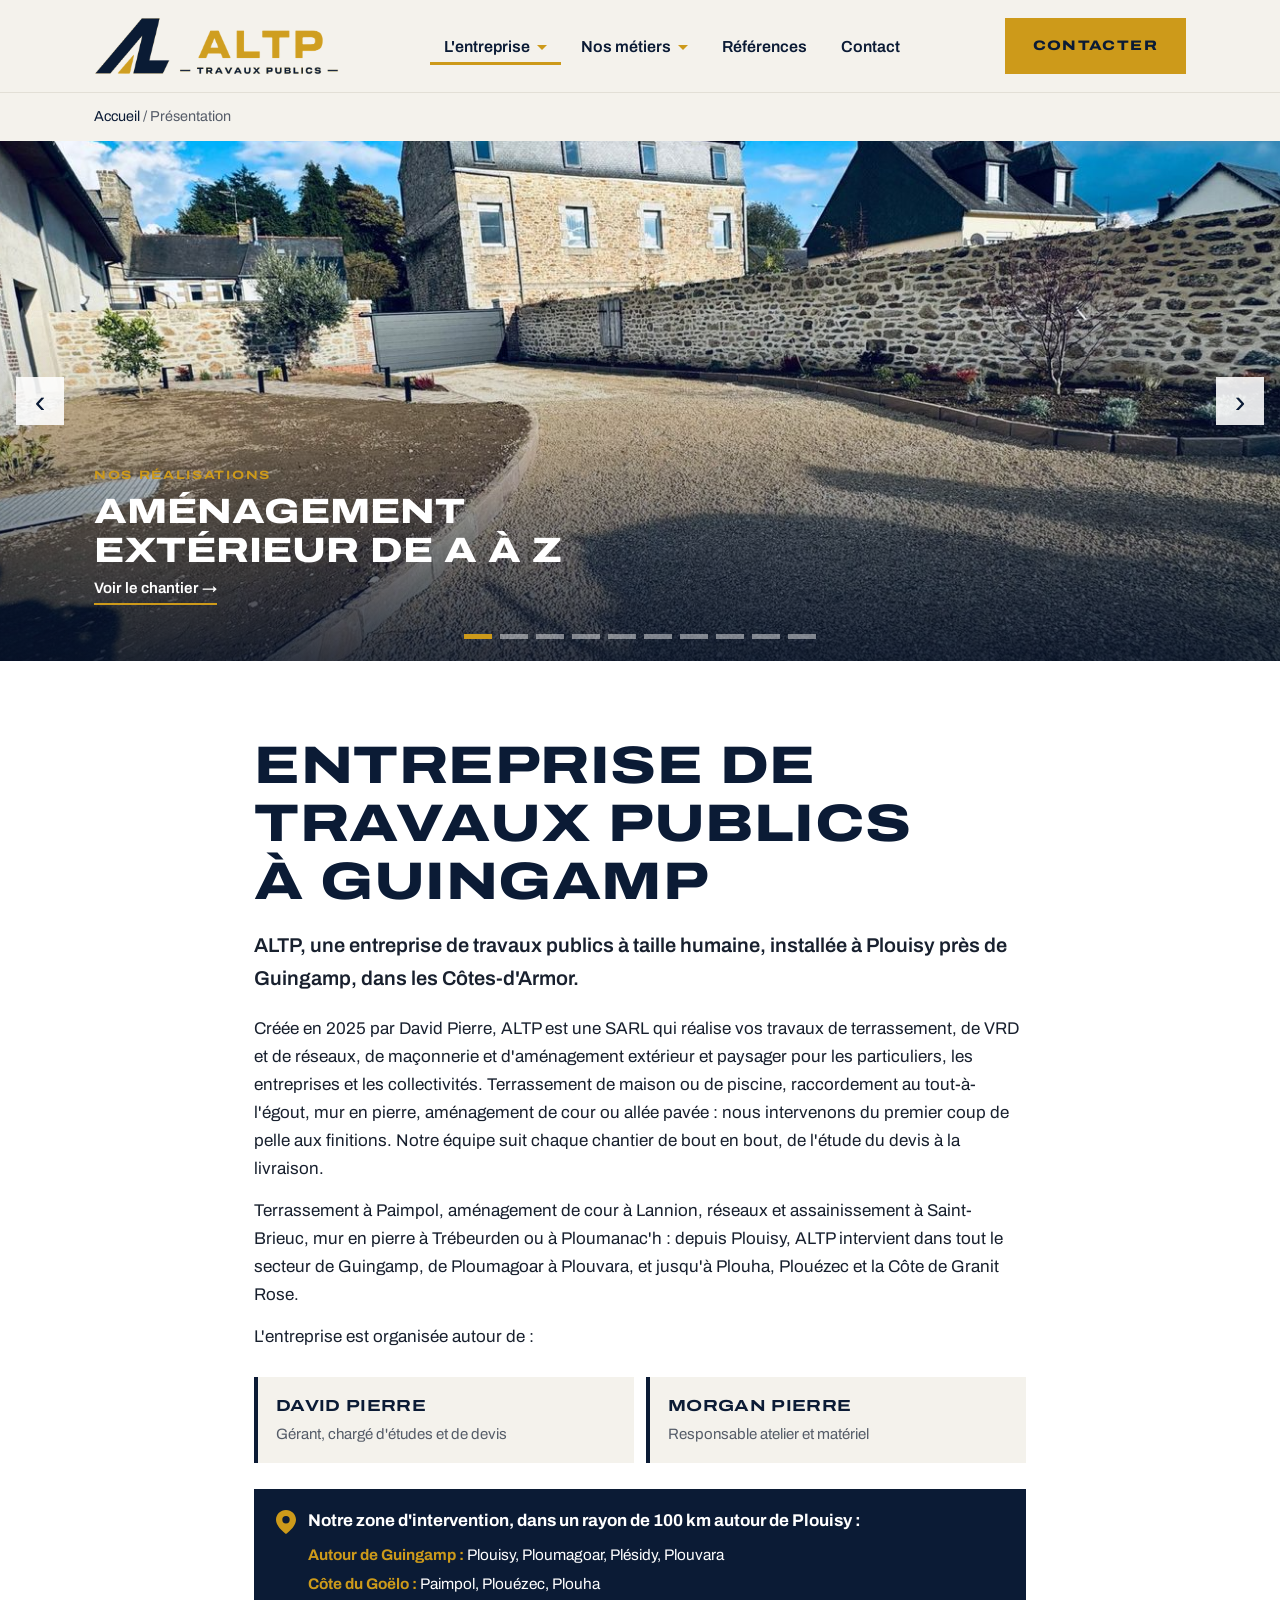
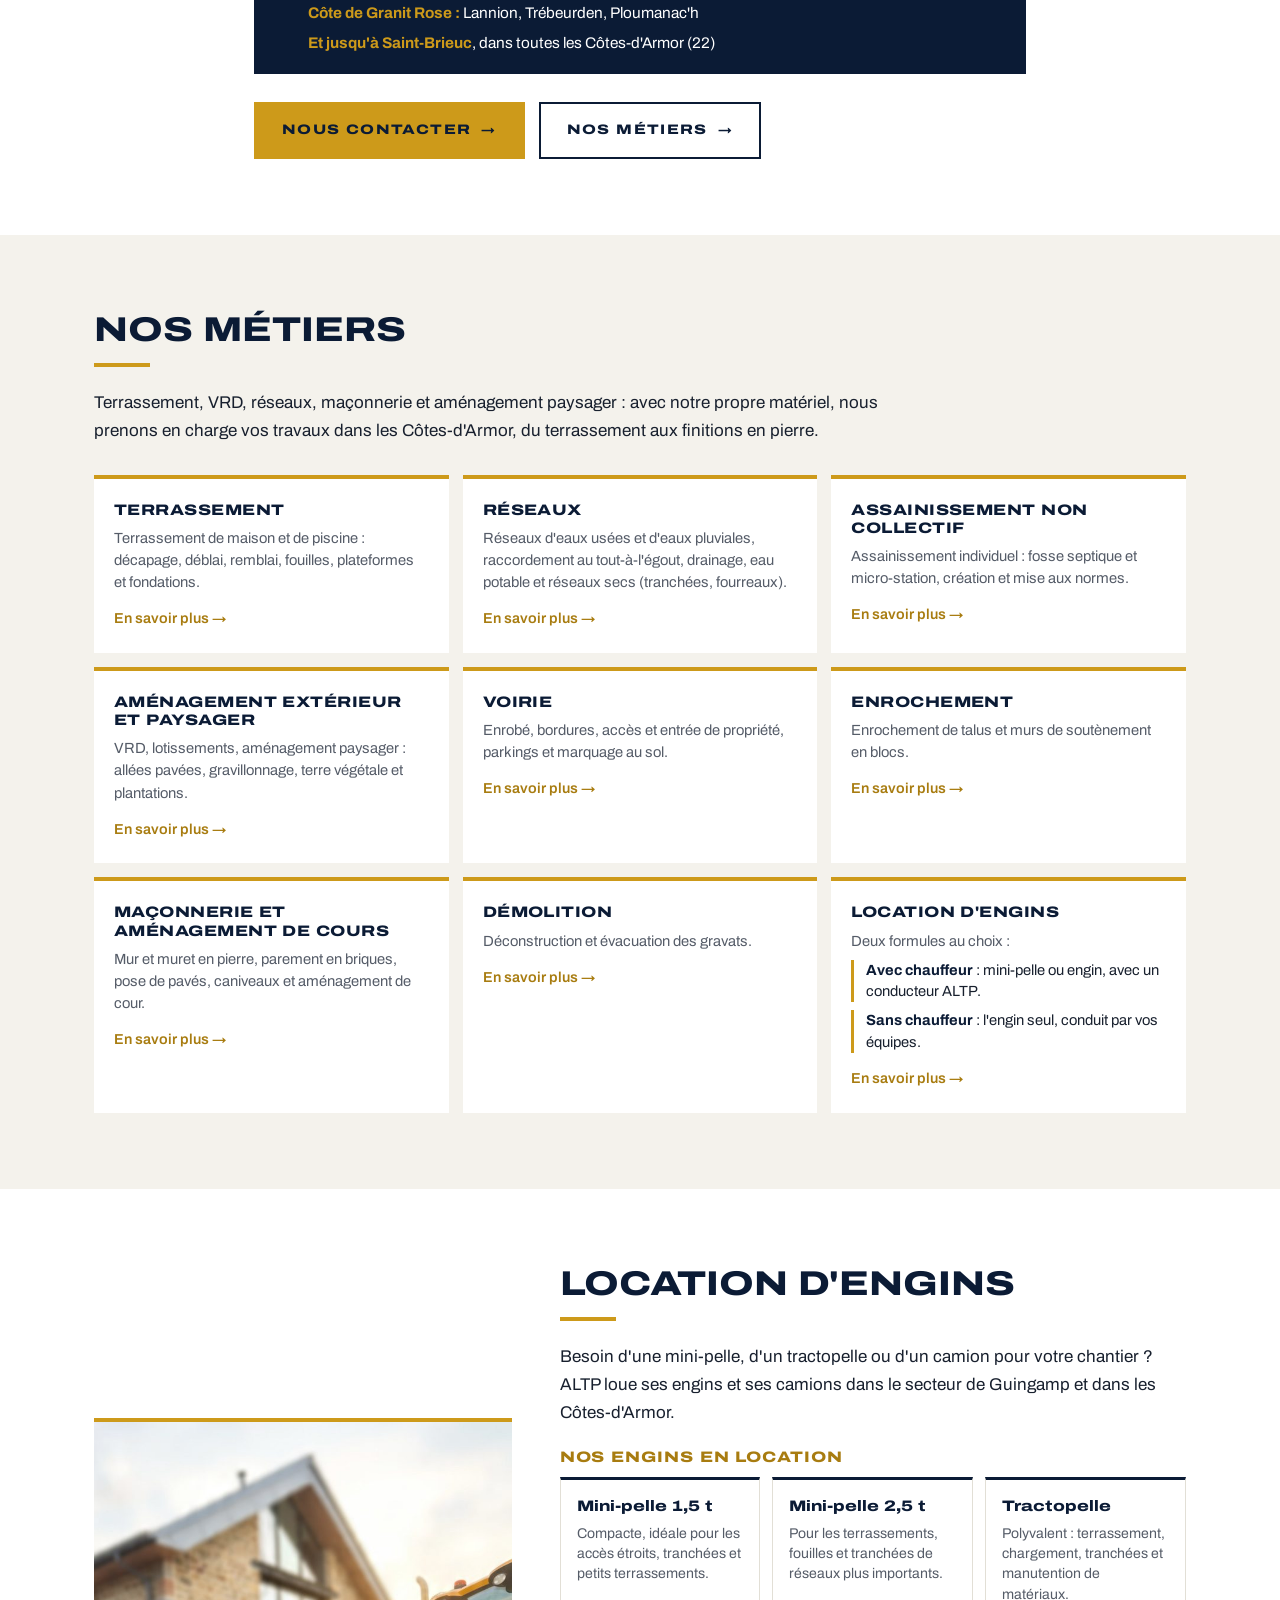
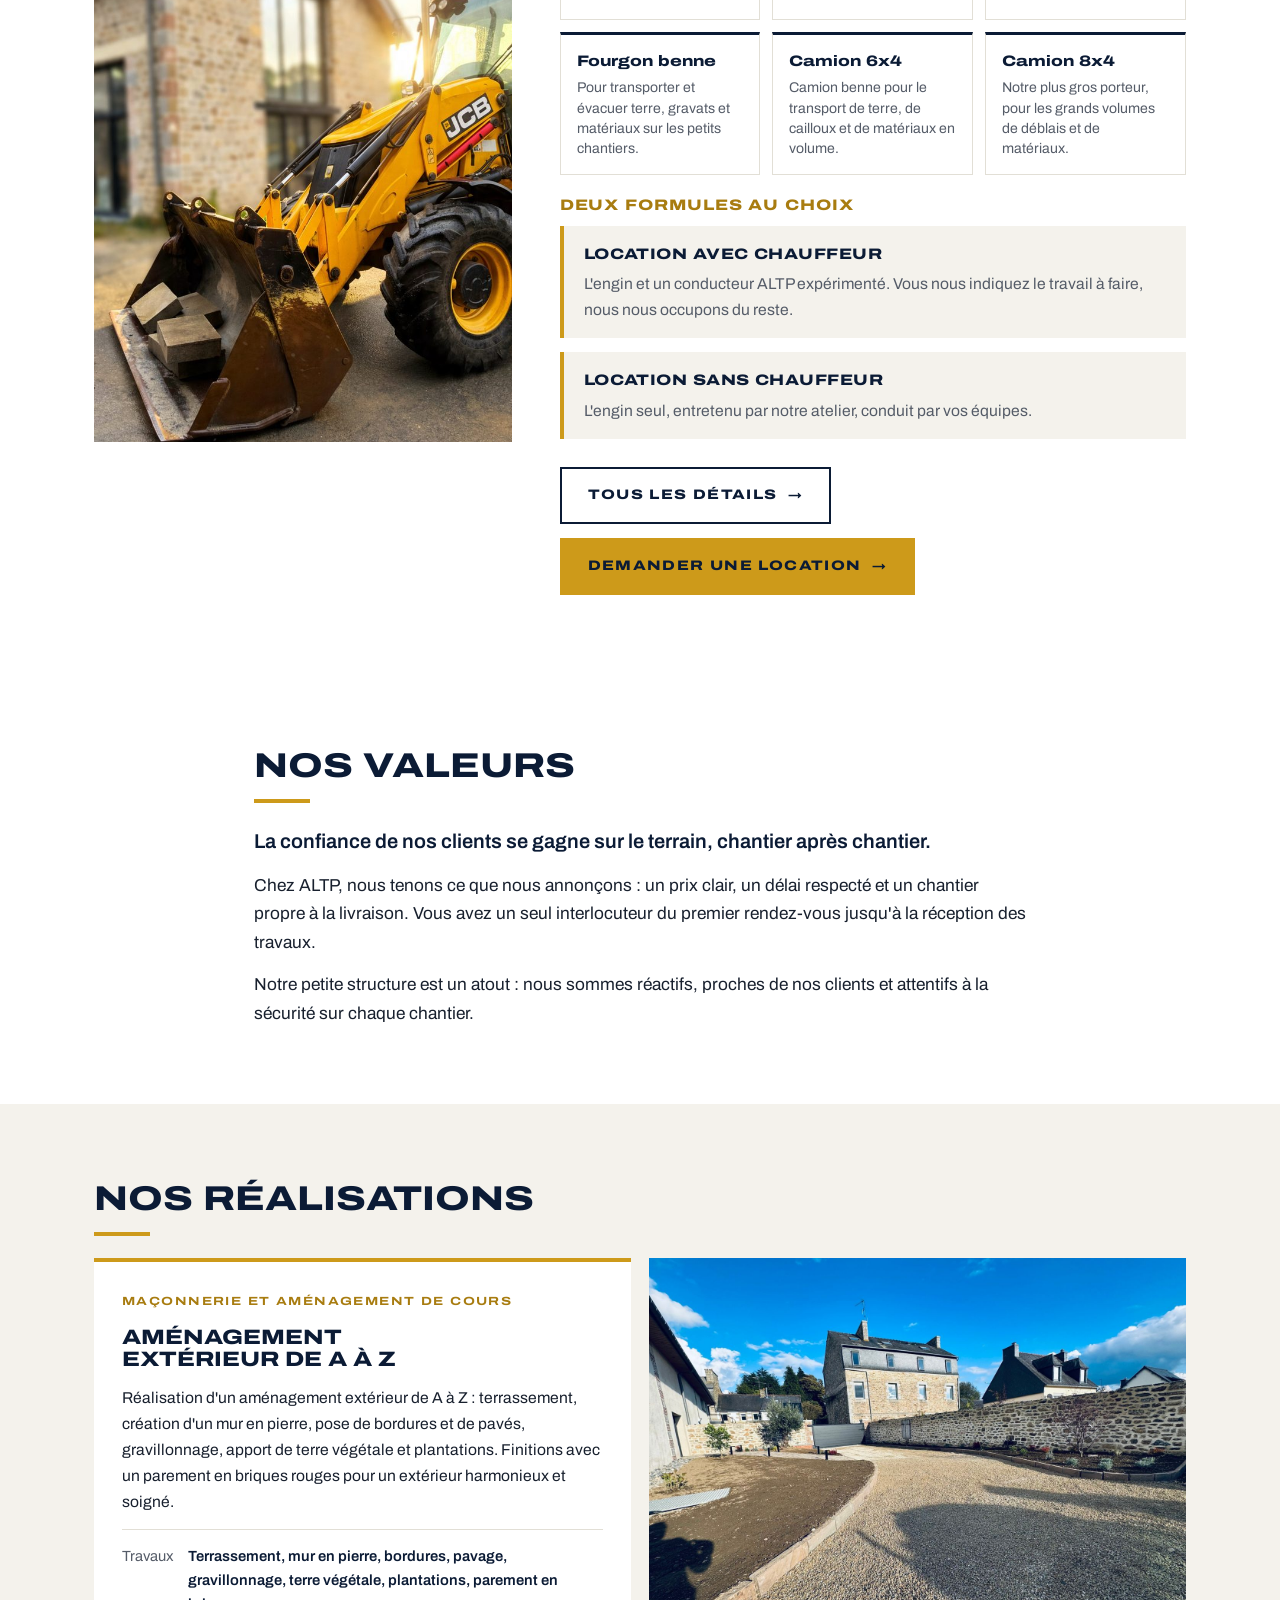
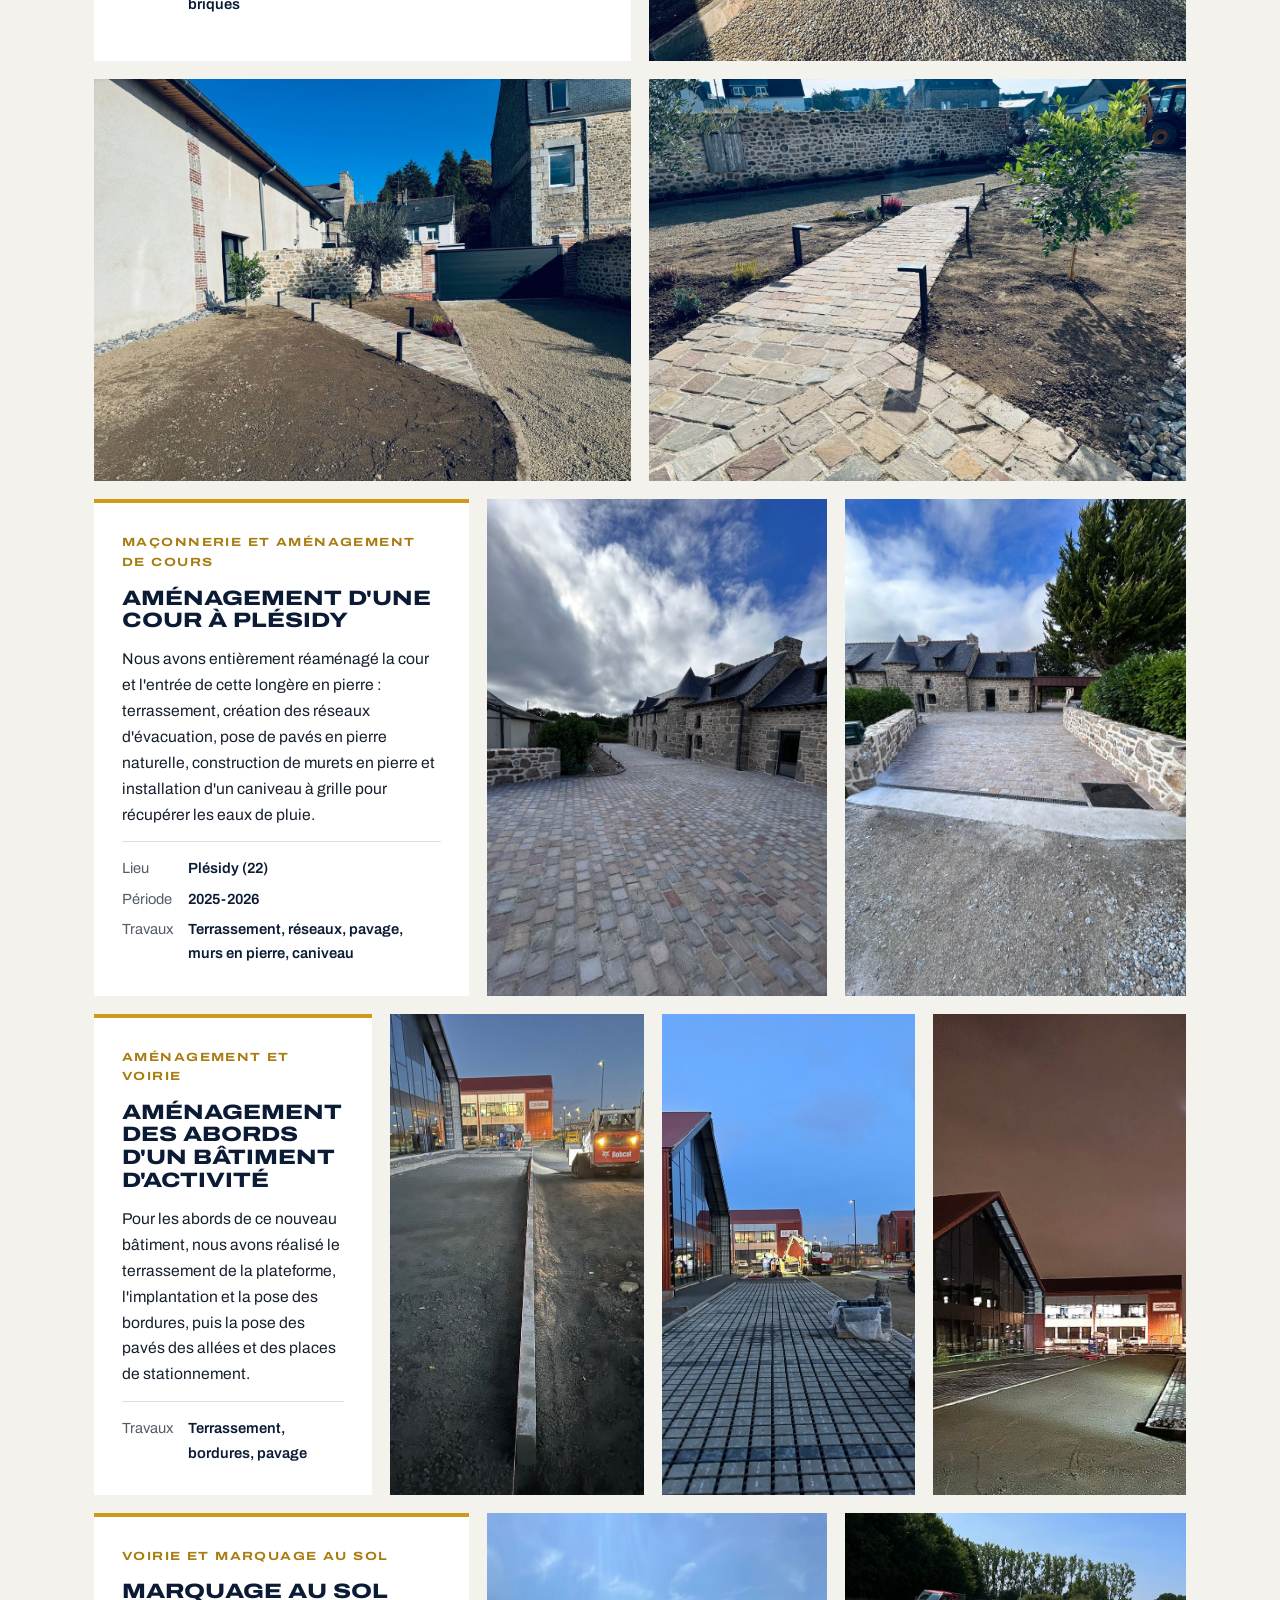
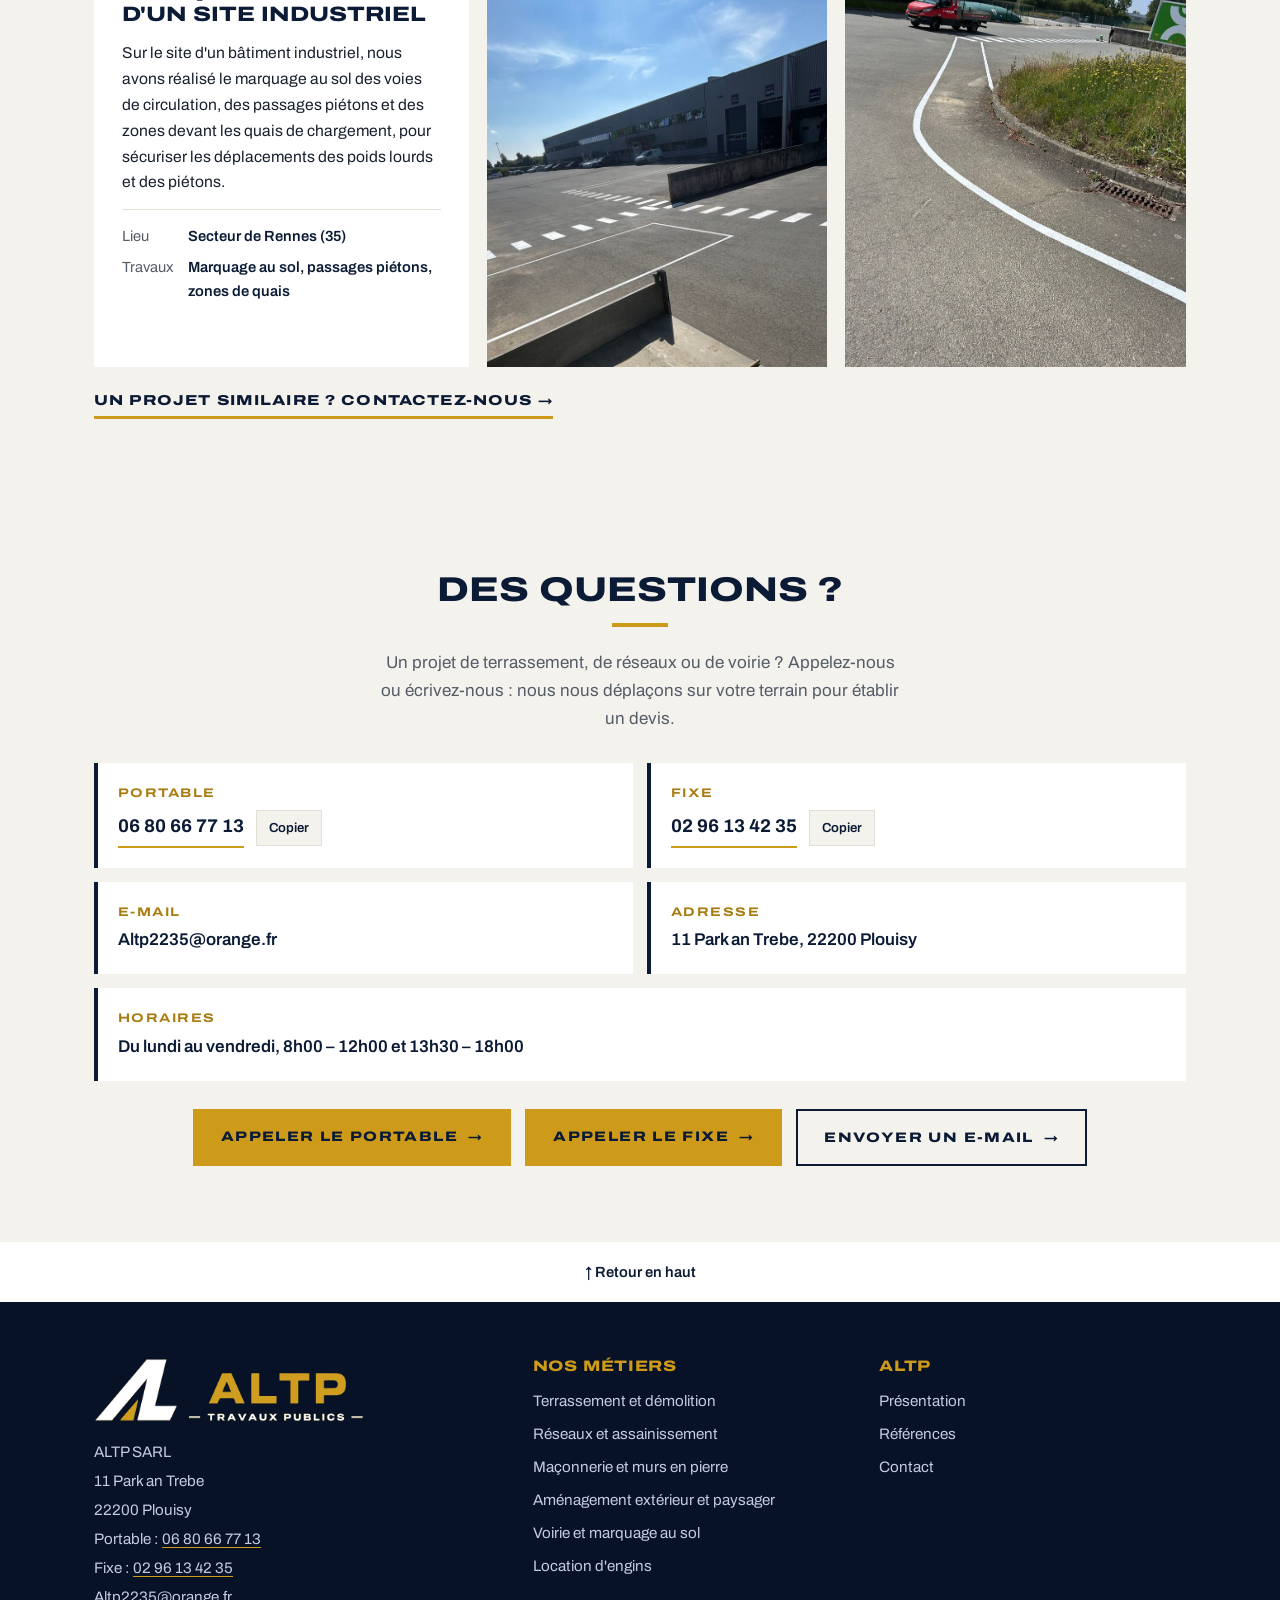
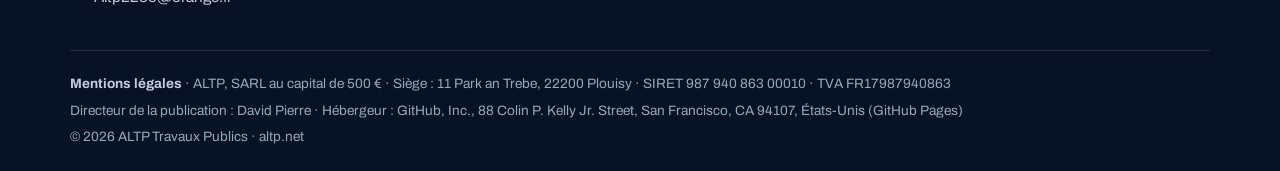
<file: index.html>
<!DOCTYPE html>
<html lang="fr">
<head>
<meta charset="utf-8">
<meta name="viewport" content="width=device-width, initial-scale=1">
<title>ALTP Travaux Publics – Terrassement, VRD, maçonnerie à Guingamp (22)</title>
<meta name="description" content="ALTP, entreprise de travaux publics à Plouisy près de Guingamp (Côtes-d'Armor) : terrassement de maison et de piscine, VRD, réseaux et assainissement, maçonnerie et murs en pierre, aménagement de cour et aménagement paysager, location de mini-pelle avec ou sans chauffeur.">
<link rel="canonical" href="https://altp.net/">
<meta property="og:type" content="website">
<meta property="og:title" content="ALTP Travaux Publics – Terrassement, VRD et maçonnerie à Guingamp (22)">
<meta property="og:description" content="Entreprise de travaux publics dans les Côtes-d'Armor : terrassement, réseaux, maçonnerie, aménagement de cour et aménagement paysager.">
<meta property="og:url" content="https://altp.net/">
<meta property="og:image" content="https://altp.net/exterieur-cour.jpg">
<meta property="og:locale" content="fr_FR">
<link rel="icon" href="/logo.png">
<script type="application/ld+json">
{
  "@context": "https://schema.org",
  "@type": "GeneralContractor",
  "name": "ALTP Travaux Publics",
  "legalName": "ALTP",
  "url": "https://altp.net/",
  "logo": "https://altp.net/logo.png",
  "image": "https://altp.net/plesidy-cour.jpg",
  "telephone": ["+33680667713", "+33296134235"],
  "email": "Altp2235@orange.fr",
  "address": {
    "@type": "PostalAddress",
    "streetAddress": "11 Park an Trebe",
    "postalCode": "22200",
    "addressLocality": "Plouisy",
    "addressRegion": "Bretagne",
    "addressCountry": "FR"
  },
  "description": "Entreprise de travaux publics à Plouisy près de Guingamp : terrassement, VRD, réseaux, assainissement, maçonnerie, aménagement extérieur et paysager, location d'engins.",
  "areaServed": ["Plouisy", "Guingamp", "Plésidy", "Côtes-d'Armor", "Bretagne"],
  "knowsAbout": ["Travaux publics", "Terrassement", "Terrassement de maison", "Terrassement de piscine", "VRD", "Voirie", "Enrobé", "Bordures", "Marquage au sol", "Réseaux eaux usées et eaux pluviales", "Raccordement tout-à-l'égout", "Assainissement non collectif", "Fosse septique", "Micro-station", "Drainage", "Réseaux secs", "Maçonnerie", "Mur en pierre", "Parement en briques", "Enrochement", "Mur de soutènement", "Aménagement de cour", "Aménagement paysager", "Allée pavée", "Gravillonnage", "Démolition", "Location de mini-pelle avec chauffeur", "Location d'engins sans chauffeur", "Location de mini-pelle 1,5 t", "Location de mini-pelle 2,5 t", "Location de fourgon benne", "Location de tractopelle", "Location de camion benne 6x4", "Location de camion 8x4"],
  "openingHoursSpecification": [
    {"@type": "OpeningHoursSpecification", "dayOfWeek": ["Monday","Tuesday","Wednesday","Thursday","Friday"], "opens": "08:00", "closes": "12:00"},
    {"@type": "OpeningHoursSpecification", "dayOfWeek": ["Monday","Tuesday","Wednesday","Thursday","Friday"], "opens": "13:30", "closes": "18:00"}
  ],
  "founder": "David Pierre",
  "foundingDate": "2025",
  "vatID": "FR17987940863"
}
</script>
<link rel="preconnect" href="https://fonts.googleapis.com">
<link rel="preconnect" href="https://fonts.gstatic.com" crossorigin>
<link href="https://fonts.googleapis.com/css2?family=Archivo:wdth,wght@100..125,400..900&display=swap" rel="stylesheet">
<link rel="stylesheet" href="/style.css">
</head>
<body>
<a class="skip" href="#contenu">Aller au contenu</a>
<a class="skip" href="#pied">Aller au pied de page</a>

<header>
  <div class="wrap nav" id="nav">
    <a class="logo" href="#haut"><img src="/logo.png" alt="ALTP Travaux Publics" width="465" height="164"></a>
    <ul class="menu">
      <li class="actif"><button type="button" aria-haspopup="true">L'entreprise</button>
        <ul class="sous">
          <li><a href="#contenu">Présentation</a></li>
          <li><a href="#valeurs">Nos valeurs</a></li>
        </ul>
      </li>
      <li><button type="button" aria-haspopup="true">Nos métiers</button>
        <ul class="sous">
          <li><a href="/terrassement/">Terrassement et démolition</a></li>
          <li><a href="/reseaux-assainissement/">Réseaux et assainissement</a></li>
          <li><a href="/maconnerie/">Maçonnerie et murs en pierre</a></li>
          <li><a href="/amenagement-exterieur/">Aménagement extérieur et paysager</a></li>
          <li><a href="/voirie/">Voirie et marquage au sol</a></li>
          <li><a href="/location-engins/">Location d'engins avec ou sans chauffeur</a></li>
        </ul>
      </li>
      <li><a href="#realisations">Références</a></li>
      <li><a href="#contact">Contact</a></li>
    </ul>
    <a class="btn nav-tel" href="#contact">Contacter</a>
    <button class="burger" type="button" id="burger" aria-expanded="false">Menu</button>
  </div>
</header>

<div class="ariane" id="haut">
  <div class="wrap"><a href="#haut">Accueil</a> / Présentation</div>
</div>

<div class="diapo" id="diapo" aria-roledescription="carrousel" aria-label="Photos de nos chantiers">
    <a class="slide actif" href="#real-exterieur" aria-label="Aménagement extérieur de A à Z : voir la réalisation">
      <img src="/exterieur-cour.jpg" alt="Aménagement de cour gravillonnée et mur en pierre près de Guingamp">
      <span class="legende"><span class="leg-cat">Nos réalisations</span><span class="leg-titre">Aménagement extérieur de A à Z</span><span class="leg-lien">Voir le chantier →</span></span>
    </a>
    <a class="slide" href="#real-exterieur" aria-label="Aménagement extérieur de A à Z : voir la réalisation" aria-hidden="true" tabindex="-1">
      <img src="/exterieur-allee.jpg" alt="Allée pavée en pierre naturelle, aménagement paysager" loading="lazy">
      <span class="legende"><span class="leg-cat">Nos réalisations</span><span class="leg-titre">Aménagement extérieur de A à Z</span><span class="leg-lien">Voir le chantier →</span></span>
    </a>
    <a class="slide" href="#real-exterieur" aria-label="Aménagement extérieur de A à Z : voir la réalisation" aria-hidden="true" tabindex="-1">
      <img src="/exterieur-mur.jpg" alt="Allée pavée et parement en briques rouges, maçonnerie" loading="lazy">
      <span class="legende"><span class="leg-cat">Nos réalisations</span><span class="leg-titre">Aménagement extérieur de A à Z</span><span class="leg-lien">Voir le chantier →</span></span>
    </a>
    <a class="slide" href="#real-plesidy" aria-label="Aménagement d'une cour à Plésidy : voir la réalisation" aria-hidden="true" tabindex="-1">
      <img src="/plesidy-cour.jpg" alt="Aménagement de cour pavée à Plésidy, Côtes-d'Armor" loading="lazy">
      <span class="legende"><span class="leg-cat">Nos réalisations</span><span class="leg-titre">Aménagement d'une cour à Plésidy</span><span class="leg-lien">Voir le chantier →</span></span>
    </a>
    <a class="slide" href="#real-abords" aria-label="Abords d'un bâtiment d'activité : voir la réalisation" aria-hidden="true" tabindex="-1">
      <img src="/zone-paves.jpg" alt="Pose de pavés devant un bâtiment d'activité" loading="lazy">
      <span class="legende"><span class="leg-cat">Nos réalisations</span><span class="leg-titre">Abords d'un bâtiment d'activité</span><span class="leg-lien">Voir le chantier →</span></span>
    </a>
    <a class="slide" href="#real-marquage" aria-label="Marquage au sol d'un site industriel : voir la réalisation" aria-hidden="true" tabindex="-1">
      <img src="/marquage-quais.jpg" alt="Marquages devant des quais de chargement" loading="lazy">
      <span class="legende"><span class="leg-cat">Nos réalisations</span><span class="leg-titre">Marquage au sol d'un site industriel</span><span class="leg-lien">Voir le chantier →</span></span>
    </a>
    <a class="slide" href="#real-plesidy" aria-label="Aménagement d'une cour à Plésidy : voir la réalisation" aria-hidden="true" tabindex="-1">
      <img src="/plesidy-entree.jpg" alt="Entrée pavée entre deux murets en pierre" loading="lazy">
      <span class="legende"><span class="leg-cat">Nos réalisations</span><span class="leg-titre">Aménagement d'une cour à Plésidy</span><span class="leg-lien">Voir le chantier →</span></span>
    </a>
    <a class="slide" href="#real-abords" aria-label="Abords d'un bâtiment d'activité : voir la réalisation" aria-hidden="true" tabindex="-1">
      <img src="/zone-bordures.jpg" alt="Terrassement et pose de bordures, VRD" loading="lazy">
      <span class="legende"><span class="leg-cat">Nos réalisations</span><span class="leg-titre">Abords d'un bâtiment d'activité</span><span class="leg-lien">Voir le chantier →</span></span>
    </a>
    <a class="slide" href="#real-marquage" aria-label="Marquage au sol d'un site industriel : voir la réalisation" aria-hidden="true" tabindex="-1">
      <img src="/marquage-voie.jpg" alt="Ligne de marquage sur une voie de circulation" loading="lazy">
      <span class="legende"><span class="leg-cat">Nos réalisations</span><span class="leg-titre">Marquage au sol d'un site industriel</span><span class="leg-lien">Voir le chantier →</span></span>
    </a>
    <a class="slide" href="#real-abords" aria-label="Abords d'un bâtiment d'activité : voir la réalisation" aria-hidden="true" tabindex="-1">
      <img src="/zone-nuit.jpg" alt="Abords terminés, de nuit" loading="lazy">
      <span class="legende"><span class="leg-cat">Nos réalisations</span><span class="leg-titre">Abords d'un bâtiment d'activité</span><span class="leg-lien">Voir le chantier →</span></span>
    </a>
  <button type="button" class="fleche prec" aria-label="Photo précédente">‹</button>
  <button type="button" class="fleche suiv" aria-label="Photo suivante">›</button>
  <div class="dots"><button type="button" class="dot actif" aria-label="Photo 1"></button><button type="button" class="dot" aria-label="Photo 2"></button><button type="button" class="dot" aria-label="Photo 3"></button><button type="button" class="dot" aria-label="Photo 4"></button><button type="button" class="dot" aria-label="Photo 5"></button><button type="button" class="dot" aria-label="Photo 6"></button><button type="button" class="dot" aria-label="Photo 7"></button><button type="button" class="dot" aria-label="Photo 8"></button><button type="button" class="dot" aria-label="Photo 9"></button><button type="button" class="dot" aria-label="Photo 10"></button></div>
</div>

<main id="contenu">
<section>
  <div class="wrap etroit texte">
    <h1>Entreprise de travaux publics à Guingamp</h1>
    <p class="chapo">ALTP, une entreprise de travaux publics à taille humaine, installée à Plouisy près de Guingamp, dans les Côtes-d'Armor.</p>
    <p>Créée en 2025 par David Pierre, ALTP est une SARL qui réalise vos travaux de terrassement, de VRD et de réseaux, de maçonnerie et d'aménagement extérieur et paysager pour les particuliers, les entreprises et les collectivités. Terrassement de maison ou de piscine, raccordement au tout-à-l'égout, mur en pierre, aménagement de cour ou allée pavée : nous intervenons du premier coup de pelle aux finitions. Notre équipe suit chaque chantier de bout en bout, de l'étude du devis à la livraison.</p>
    <p>Terrassement à Paimpol, aménagement de cour à Lannion, réseaux et assainissement à Saint-Brieuc, mur en pierre à Trébeurden ou à Ploumanac'h : depuis Plouisy, ALTP intervient dans tout le secteur de Guingamp, de Ploumagoar à Plouvara, et jusqu'à Plouha, Plouézec et la Côte de Granit Rose.</p>
    <p>L'entreprise est organisée autour de :</p>
    <ul class="equipe">
      <li><b>David Pierre</b><span>Gérant, chargé d'études et de devis</span></li>
      <li><b>Morgan Pierre</b><span>Responsable atelier et matériel</span></li>
    </ul>
    <div class="zone">
      <svg width="20" height="24" viewBox="0 0 20 24" aria-hidden="true"><path d="M10 0C4.5 0 0 4.4 0 9.8 0 17 10 24 10 24s10-7 10-14.2C20 4.4 15.5 0 10 0zm0 13.5a3.7 3.7 0 1 1 0-7.4 3.7 3.7 0 0 1 0 7.4z" fill="#cd9a1a"/></svg>
      <div class="zone-texte">
        <b>Notre zone d'intervention, dans un rayon de 100 km autour de Plouisy :</b>
        <ul class="secteurs">
          <li><b>Autour de Guingamp :</b> Plouisy, Ploumagoar, Plésidy, Plouvara</li>
          <li><b>Côte du Goëlo :</b> Paimpol, Plouézec, Plouha</li>
          <li><b>Côte de Granit Rose :</b> Lannion, Trébeurden, Ploumanac'h</li>
          <li><b>Et jusqu'à Saint-Brieuc</b>, dans toutes les Côtes-d'Armor (22)</li>
        </ul>
      </div>
    </div>
    <div class="boutons">
      <a class="btn" href="#contact">Nous contacter <span class="fl">→</span></a>
      <a class="btn contour" href="#metiers">Nos métiers <span class="fl">→</span></a>
    </div>
  </div>
</section>

<section class="fond" id="metiers">
  <div class="wrap">
    <div class="etroit texte" style="margin:0">
      <h2>Nos métiers</h2>
      <p>Terrassement, VRD, réseaux, maçonnerie et aménagement paysager : avec notre propre matériel, nous prenons en charge vos travaux dans les Côtes-d'Armor, du terrassement aux finitions en pierre.</p>
    </div>
    <ul class="metiers">
      <li><span class="nom">Terrassement</span><span class="desc">Terrassement de maison et de piscine : décapage, déblai, remblai, fouilles, plateformes et fondations.</span><a class="carte-lien" href="/terrassement/">En savoir plus →</a></li>
      <li><span class="nom">Réseaux</span><span class="desc">Réseaux d'eaux usées et d'eaux pluviales, raccordement au tout-à-l'égout, drainage, eau potable et réseaux secs (tranchées, fourreaux).</span><a class="carte-lien" href="/reseaux-assainissement/">En savoir plus →</a></li>
      <li><span class="nom">Assainissement non collectif</span><span class="desc">Assainissement individuel : fosse septique et micro-station, création et mise aux normes.</span><a class="carte-lien" href="/reseaux-assainissement/">En savoir plus →</a></li>
      <li><span class="nom">Aménagement extérieur et paysager</span><span class="desc">VRD, lotissements, aménagement paysager : allées pavées, gravillonnage, terre végétale et plantations.</span><a class="carte-lien" href="/amenagement-exterieur/">En savoir plus →</a></li>
      <li><span class="nom">Voirie</span><span class="desc">Enrobé, bordures, accès et entrée de propriété, parkings et marquage au sol.</span><a class="carte-lien" href="/voirie/">En savoir plus →</a></li>
      <li><span class="nom">Enrochement</span><span class="desc">Enrochement de talus et murs de soutènement en blocs.</span><a class="carte-lien" href="/maconnerie/">En savoir plus →</a></li>
      <li><span class="nom">Maçonnerie et aménagement de cours</span><span class="desc">Mur et muret en pierre, parement en briques, pose de pavés, caniveaux et aménagement de cour.</span><a class="carte-lien" href="/maconnerie/">En savoir plus →</a></li>
      <li><span class="nom">Démolition</span><span class="desc">Déconstruction et évacuation des gravats.</span><a class="carte-lien" href="/terrassement/">En savoir plus →</a></li>
      <li><span class="nom">Location d'engins</span><span class="desc">Deux formules au choix :</span>
        <span class="formule"><b>Avec chauffeur</b> : mini-pelle ou engin, avec un conducteur ALTP.</span>
        <span class="formule"><b>Sans chauffeur</b> : l'engin seul, conduit par vos équipes.</span>
        <a class="carte-lien" href="/location-engins/">En savoir plus →</a></li>
    </ul>
  </div>
</section>

<section id="location">
  <div class="wrap location">
    <figure class="location-photo"><img src="/location-tractopelle.jpg" alt="Location de tractopelle avec ou sans chauffeur près de Guingamp, Côtes-d'Armor" width="705" height="1200" loading="lazy"></figure>
    <div class="location-texte texte">
      <h2>Location d'engins</h2>
      <p>Besoin d'une mini-pelle, d'un tractopelle ou d'un camion pour votre chantier ? ALTP loue ses engins et ses camions dans le secteur de Guingamp et dans les Côtes-d'Armor.</p>
      <h3 class="engins-titre">Nos engins en location</h3>
      <ul class="engins">
        <li><b>Mini-pelle 1,5 t</b><span>Compacte, idéale pour les accès étroits, tranchées et petits terrassements.</span></li>
        <li><b>Mini-pelle 2,5 t</b><span>Pour les terrassements, fouilles et tranchées de réseaux plus importants.</span></li>
        <li><b>Tractopelle</b><span>Polyvalent : terrassement, chargement, tranchées et manutention de matériaux.</span></li>
        <li><b>Fourgon benne</b><span>Pour transporter et évacuer terre, gravats et matériaux sur les petits chantiers.</span></li>
        <li><b>Camion 6x4</b><span>Camion benne pour le transport de terre, de cailloux et de matériaux en volume.</span></li>
        <li><b>Camion 8x4</b><span>Notre plus gros porteur, pour les grands volumes de déblais et de matériaux.</span></li>
      </ul>
      <h3 class="engins-titre">Deux formules au choix</h3>
      <ul class="formules" style="margin-top:12px">
        <li><b>Location avec chauffeur</b><span>L'engin et un conducteur ALTP expérimenté. Vous nous indiquez le travail à faire, nous nous occupons du reste.</span></li>
        <li><b>Location sans chauffeur</b><span>L'engin seul, entretenu par notre atelier, conduit par vos équipes.</span></li>
      </ul>
      <div class="boutons">
        <a class="btn contour" href="/location-engins/">Tous les détails <span class="fl">→</span></a>
        <a class="btn" href="#contact">Demander une location <span class="fl">→</span></a>
      </div>
    </div>
  </div>
</section>

<section id="valeurs">
  <div class="wrap etroit texte valeurs">
    <h2>Nos valeurs</h2>
    <p>La confiance de nos clients se gagne sur le terrain, chantier après chantier.</p>
    <p>Chez ALTP, nous tenons ce que nous annonçons : un prix clair, un délai respecté et un chantier propre à la livraison. Vous avez un seul interlocuteur du premier rendez-vous jusqu'à la réception des travaux.</p>
    <p>Notre petite structure est un atout : nous sommes réactifs, proches de nos clients et attentifs à la sécurité sur chaque chantier.</p>
  </div>
</section>

<section class="fond" id="realisations">
  <div class="wrap">
    <h2>Nos réalisations</h2>
    <article class="real paysage" id="real-exterieur">
      <div class="real-texte">
        <span class="real-cat">Maçonnerie et aménagement de cours</span>
        <h3>Aménagement extérieur de A à Z</h3>
        <p>Réalisation d'un aménagement extérieur de A à Z : terrassement, création d'un mur en pierre, pose de bordures et de pavés, gravillonnage, apport de terre végétale et plantations. Finitions avec un parement en briques rouges pour un extérieur harmonieux et soigné.</p>
        <dl>
          <dt>Travaux</dt><dd>Terrassement, mur en pierre, bordures, pavage, gravillonnage, terre végétale, plantations, parement en briques</dd>
        </dl>
      </div>
      <figure class="real-photo"><img src="/exterieur-cour.jpg" alt="Aménagement extérieur : cour gravillonnée, mur en pierre et plantations" width="1400" height="1050" loading="lazy"></figure>
      <figure class="real-photo"><img src="/exterieur-mur.jpg" alt="Allée pavée avec bornes lumineuses, maçonnerie en pierre et parement en briques rouges" width="1400" height="1050" loading="lazy"></figure>
      <figure class="real-photo"><img src="/exterieur-allee.jpg" alt="Pose de pavés en pierre naturelle et aménagement paysager" width="1400" height="1050" loading="lazy"></figure>
    </article>
    <article class="real" id="real-plesidy">
      <div class="real-texte">
        <span class="real-cat">Maçonnerie et aménagement de cours</span>
        <h3>Aménagement d'une cour à Plésidy</h3>
        <p>Nous avons entièrement réaménagé la cour et l'entrée de cette longère en pierre : terrassement, création des réseaux d'évacuation, pose de pavés en pierre naturelle, construction de murets en pierre et installation d'un caniveau à grille pour récupérer les eaux de pluie.</p>
        <dl>
          <dt>Lieu</dt><dd>Plésidy (22)</dd>
          <dt>Période</dt><dd>2025-2026</dd>
          <dt>Travaux</dt><dd>Terrassement, réseaux, pavage, murs en pierre, caniveau</dd>
        </dl>
      </div>
      <figure class="real-photo"><img src="/plesidy-cour.jpg" alt="Cour pavée devant une longère en pierre à Plésidy" width="825" height="1100" loading="lazy"></figure>
      <figure class="real-photo"><img src="/plesidy-entree.jpg" alt="Entrée pavée entre deux murets en pierre, avec caniveau à grille, à Plésidy" width="825" height="1100" loading="lazy"></figure>
    </article>
    <article class="real trois" id="real-abords">
      <div class="real-texte">
        <span class="real-cat">Aménagement et voirie</span>
        <h3>Aménagement des abords d'un bâtiment d'activité</h3>
        <p>Pour les abords de ce nouveau bâtiment, nous avons réalisé le terrassement de la plateforme, l'implantation et la pose des bordures, puis la pose des pavés des allées et des places de stationnement.</p>
        <dl>
          <dt>Travaux</dt><dd>Terrassement, bordures, pavage</dd>
        </dl>
      </div>
      <figure class="real-photo"><img src="/zone-bordures.jpg" alt="Terrassement et pose de bordures devant un bâtiment d'activité, avec une chargeuse sur le chantier" width="825" height="1100" loading="lazy"></figure>
      <figure class="real-photo"><img src="/zone-paves.jpg" alt="Pose de pavés devant un bâtiment d'activité, avec une pelle et un compacteur" width="733" height="1100" loading="lazy"></figure>
      <figure class="real-photo"><img src="/zone-nuit.jpg" alt="Abords pavés et voirie terminés devant le bâtiment, de nuit" width="1078" height="1100" loading="lazy"></figure>
    </article>
    <article class="real" id="real-marquage">
      <div class="real-texte">
        <span class="real-cat">Voirie et marquage au sol</span>
        <h3>Marquage au sol d'un site industriel</h3>
        <p>Sur le site d'un bâtiment industriel, nous avons réalisé le marquage au sol des voies de circulation, des passages piétons et des zones devant les quais de chargement, pour sécuriser les déplacements des poids lourds et des piétons.</p>
        <dl>
          <dt>Lieu</dt><dd>Secteur de Rennes (35)</dd>
          <dt>Travaux</dt><dd>Marquage au sol, passages piétons, zones de quais</dd>
        </dl>
      </div>
      <figure class="real-photo"><img src="/marquage-quais.jpg" alt="Passages piétons et zones peintes devant les quais de chargement d'un bâtiment industriel" width="1100" height="958" loading="lazy"></figure>
      <figure class="real-photo"><img src="/marquage-voie.jpg" alt="Ligne blanche de marquage le long d'une voie de circulation sur un site industriel" width="825" height="1100" loading="lazy"></figure>
    </article>
    <a class="lien-suite" href="#contact">Un projet similaire ? Contactez-nous →</a>
  </div>
</section>

<section class="cta" id="contact">
  <div class="wrap">
    <h2>Des questions ?</h2>
    <p>Un projet de terrassement, de réseaux ou de voirie ? Appelez-nous ou écrivez-nous : nous nous déplaçons sur votre terrain pour établir un devis.</p>
    <ul class="coord">
      <li><b>Portable</b><span class="num-ligne"><a class="num-tel" href="tel:+33680667713">06 80 66 77 13</a><button type="button" class="copier" data-copie="06 80 66 77 13" aria-label="Copier le numéro 06 80 66 77 13">Copier</button></span></li>
      <li><b>Fixe</b><span class="num-ligne"><a class="num-tel" href="tel:+33296134235">02 96 13 42 35</a><button type="button" class="copier" data-copie="02 96 13 42 35" aria-label="Copier le numéro 02 96 13 42 35">Copier</button></span></li>
      <li><b>E-mail</b><span>Altp2235@orange.fr</span></li>
      <li><b>Adresse</b><span>11 Park an Trebe, 22200 Plouisy</span></li>
      <li class="large"><b>Horaires</b><span>Du lundi au vendredi, 8h00 – 12h00 et 13h30 – 18h00</span></li>
    </ul>
    <div class="boutons">
      <a class="btn" href="tel:+33680667713">Appeler le portable <span class="fl">→</span></a>
      <a class="btn" href="tel:+33296134235">Appeler le fixe <span class="fl">→</span></a>
      <button type="button" class="btn contour" id="btn-mail" aria-expanded="false" aria-controls="mail-affiche">Envoyer un e-mail <span class="fl">→</span></button>
    </div>
    <p class="mail-affiche" id="mail-affiche" hidden>Écrivez-nous à <strong>Altp2235@orange.fr</strong></p>
  </div>
</section>
<a class="haut" href="#haut">↑ Retour en haut</a>
</main>

<footer id="pied">
  <div class="wrap foot">
    <div>
      <a class="logo" href="#haut"><img src="/logo-blanc.png" alt="ALTP Travaux Publics" width="465" height="164"></a>
      <div class="adresse">
        <span>ALTP SARL</span>
        <span>11 Park an Trebe</span>
        <span>22200 Plouisy</span>
        <span>Portable : <a href="tel:+33680667713">06 80 66 77 13</a></span>
        <span>Fixe : <a href="tel:+33296134235">02 96 13 42 35</a></span>
        <span>Altp2235@orange.fr</span>
      </div>
    </div>
    <div>
      <h3>Nos métiers</h3>
      <ul>
        <li><a href="/terrassement/">Terrassement et démolition</a></li>
        <li><a href="/reseaux-assainissement/">Réseaux et assainissement</a></li>
        <li><a href="/maconnerie/">Maçonnerie et murs en pierre</a></li>
        <li><a href="/amenagement-exterieur/">Aménagement extérieur et paysager</a></li>
        <li><a href="/voirie/">Voirie et marquage au sol</a></li>
        <li><a href="/location-engins/">Location d'engins</a></li>
      </ul>
    </div>
    <div>
      <h3>ALTP</h3>
      <ul>
        <li><a href="#contenu">Présentation</a></li>
        <li><a href="#realisations">Références</a></li>
        <li><a href="#contact">Contact</a></li>
      </ul>
    </div>
  </div>
  <div class="wrap legal-bloc" id="mentions">
    <span><b>Mentions légales</b> · ALTP, SARL au capital de 500 € · Siège : 11 Park an Trebe, 22200 Plouisy · SIRET 987 940 863 00010 · TVA FR17987940863</span>
    <span>Directeur de la publication : David Pierre · Hébergeur : GitHub, Inc., 88 Colin P. Kelly Jr. Street, San Francisco, CA 94107, États-Unis (GitHub Pages)</span>
    <span>© 2026 ALTP Travaux Publics · altp.net</span>
  </div>
</footer>

<script src="/site.js"></script>
</body>
</html>
</file>
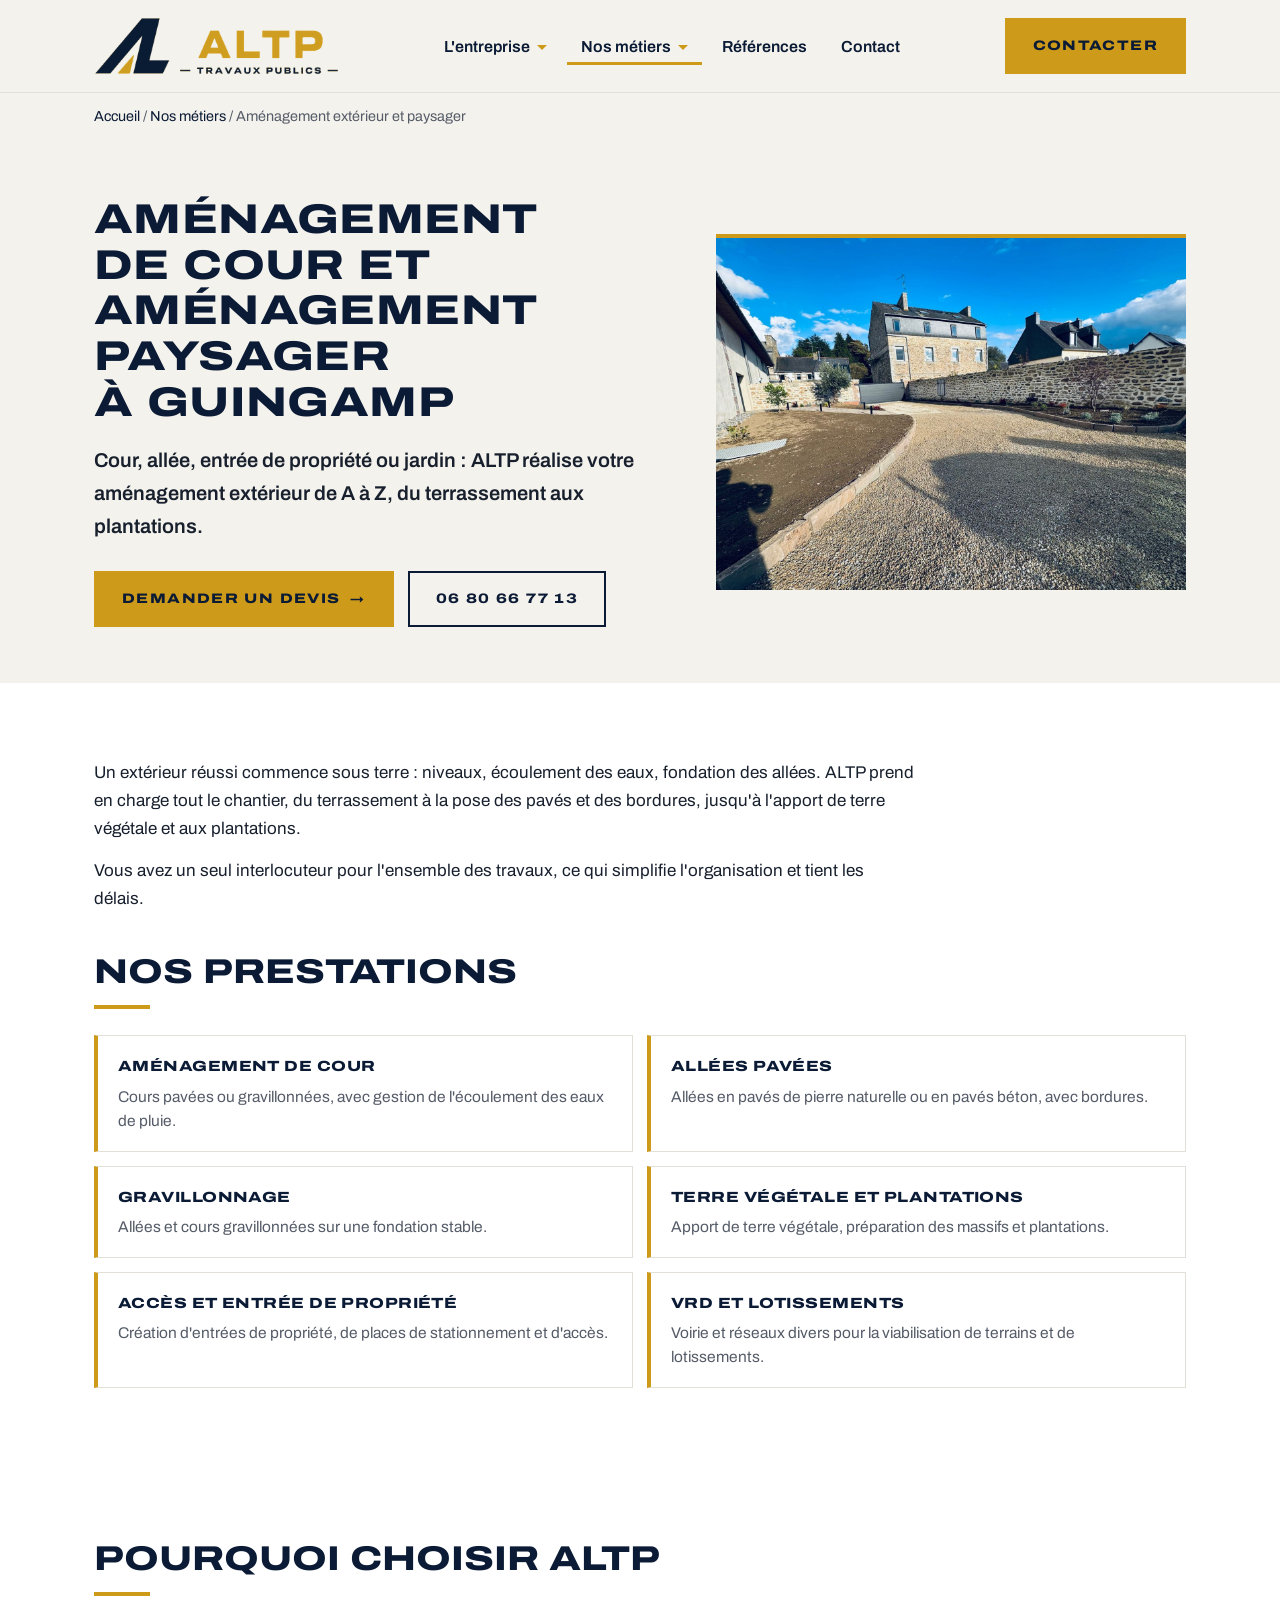
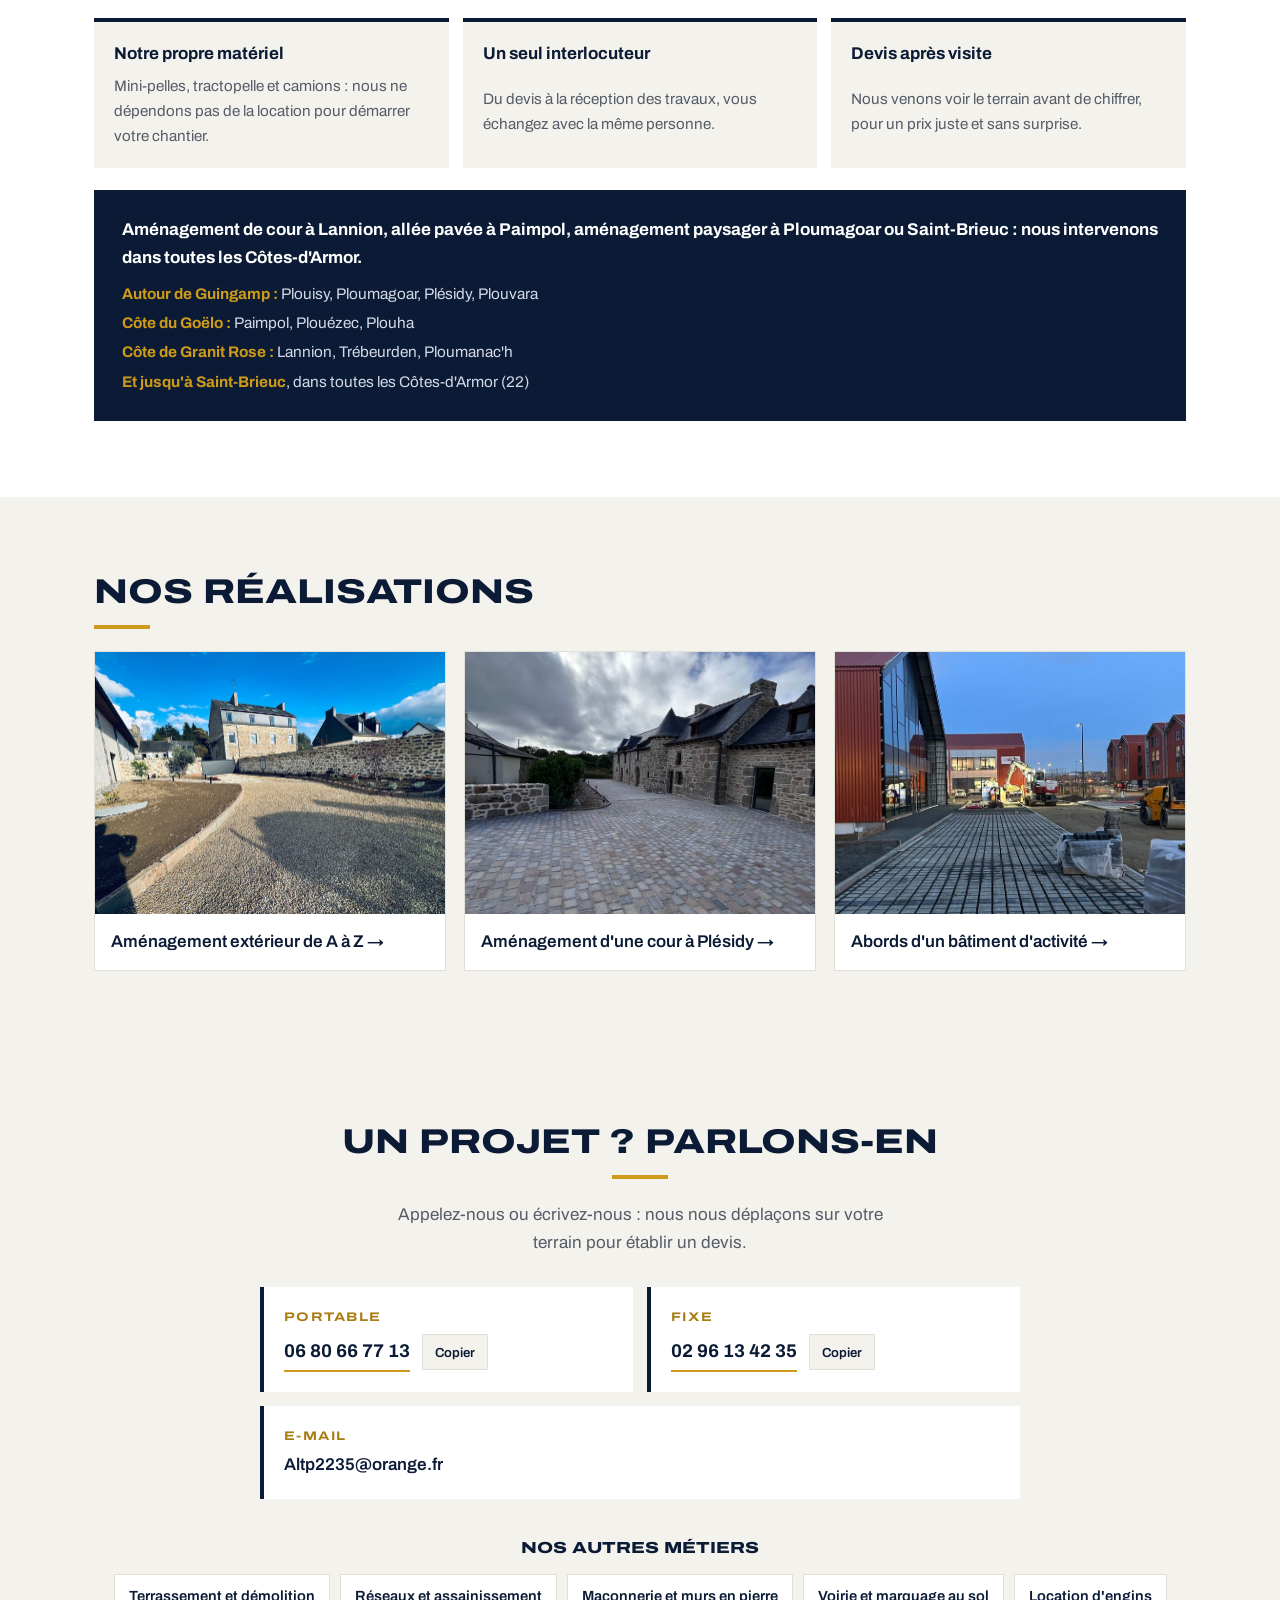
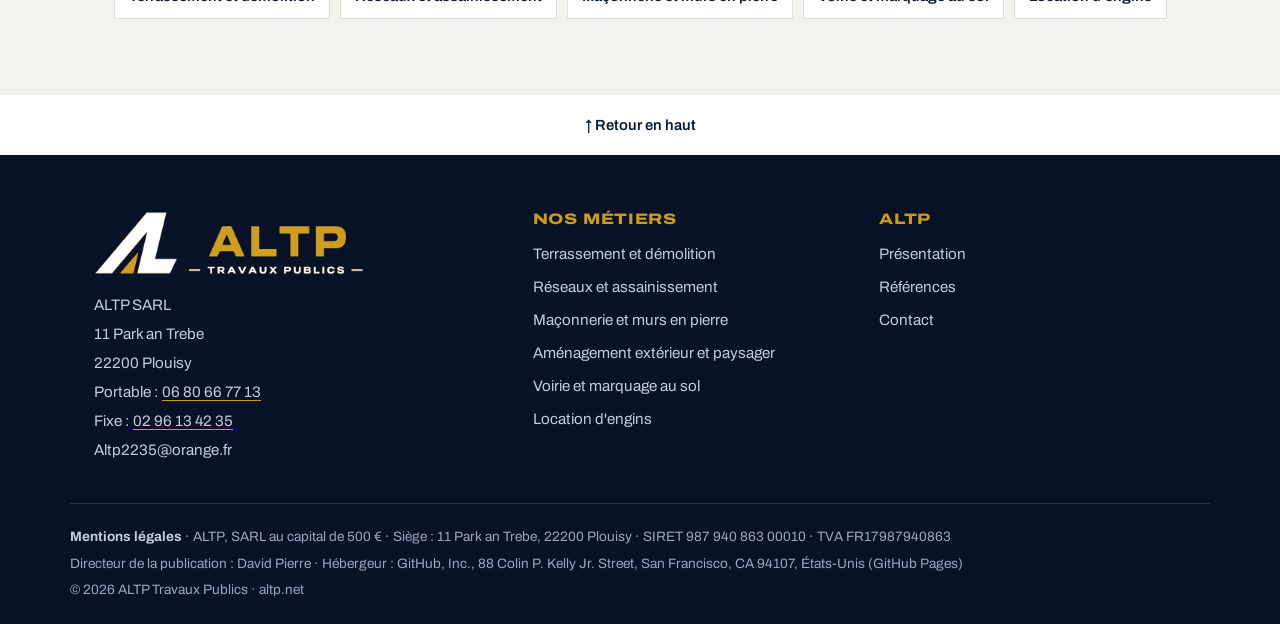
<file: amenagement-exterieur/index.html>
<!DOCTYPE html>
<html lang="fr">
<head>
<meta charset="utf-8">
<meta name="viewport" content="width=device-width, initial-scale=1">
<title>Aménagement de cour et paysager à Guingamp – ALTP Travaux Publics</title>
<meta name="description" content="Aménagement de cour, allée pavée, gravillonnage, terre végétale, plantations et entrée de propriété à Guingamp, Lannion, Paimpol et dans les Côtes-d&#x27;Armor.">
<link rel="canonical" href="https://altp.net/amenagement-exterieur/">
<meta property="og:type" content="website">
<meta property="og:title" content="Aménagement de cour et paysager à Guingamp – ALTP Travaux Publics">
<meta property="og:description" content="Aménagement de cour, allée pavée, gravillonnage, terre végétale, plantations et entrée de propriété à Guingamp, Lannion, Paimpol et dans les Côtes-d&#x27;Armor.">
<meta property="og:url" content="https://altp.net/amenagement-exterieur/">
<meta property="og:image" content="https://altp.net/exterieur-cour.jpg">
<meta property="og:locale" content="fr_FR">
<link rel="icon" href="/logo.png">
<script type="application/ld+json">
{
  "@context": "https://schema.org",
  "@type": "Service",
  "name": "Aménagement extérieur et paysager",
  "serviceType": "Aménagement extérieur et paysager",
  "description": "Aménagement de cour, allée pavée, gravillonnage, terre végétale, plantations et entrée de propriété à Guingamp, Lannion, Paimpol et dans les Côtes-d'Armor.",
  "url": "https://altp.net/amenagement-exterieur/",
  "areaServed": [
    "Plouisy",
    "Guingamp",
    "Plésidy",
    "Ploumagoar",
    "Plouvara",
    "Paimpol",
    "Plouézec",
    "Plouha",
    "Lannion",
    "Trébeurden",
    "Ploumanac'h",
    "Saint-Brieuc",
    "Côtes-d'Armor"
  ],
  "provider": {
    "@type": "GeneralContractor",
    "name": "ALTP Travaux Publics",
    "url": "https://altp.net/",
    "telephone": "+33680667713",
    "address": {
      "@type": "PostalAddress",
      "streetAddress": "11 Park an Trebe",
      "postalCode": "22200",
      "addressLocality": "Plouisy",
      "addressCountry": "FR"
    }
  }
}
</script>
<script type="application/ld+json">
{
  "@context": "https://schema.org",
  "@type": "BreadcrumbList",
  "itemListElement": [
    {
      "@type": "ListItem",
      "position": 1,
      "name": "Accueil",
      "item": "https://altp.net/"
    },
    {
      "@type": "ListItem",
      "position": 2,
      "name": "Aménagement extérieur et paysager",
      "item": "https://altp.net/amenagement-exterieur/"
    }
  ]
}
</script>
<link rel="preconnect" href="https://fonts.googleapis.com">
<link rel="preconnect" href="https://fonts.gstatic.com" crossorigin>
<link href="https://fonts.googleapis.com/css2?family=Archivo:wdth,wght@100..125,400..900&display=swap" rel="stylesheet">
<link rel="stylesheet" href="/style.css">
</head>
<body>
<a class="skip" href="#contenu">Aller au contenu</a>
<a class="skip" href="#pied">Aller au pied de page</a>

<header>
  <div class="wrap nav" id="nav">
    <a class="logo" href="/"><img src="/logo.png" alt="ALTP Travaux Publics" width="465" height="164"></a>
    <ul class="menu">
      <li><button type="button" aria-haspopup="true">L'entreprise</button>
        <ul class="sous">
          <li><a href="/#contenu">Présentation</a></li>
          <li><a href="/#valeurs">Nos valeurs</a></li>
        </ul>
      </li>
      <li class="actif"><button type="button" aria-haspopup="true">Nos métiers</button>
        <ul class="sous">
          <li><a href="/terrassement/">Terrassement et démolition</a></li>
          <li><a href="/reseaux-assainissement/">Réseaux et assainissement</a></li>
          <li><a href="/maconnerie/">Maçonnerie et murs en pierre</a></li>
          <li><a href="/amenagement-exterieur/">Aménagement extérieur et paysager</a></li>
          <li><a href="/voirie/">Voirie et marquage au sol</a></li>
          <li><a href="/location-engins/">Location d'engins avec ou sans chauffeur</a></li>
        </ul>
      </li>
      <li><a href="/#realisations">Références</a></li>
      <li><a href="/#contact">Contact</a></li>
    </ul>
    <a class="btn nav-tel" href="/#contact">Contacter</a>
    <button class="burger" type="button" id="burger" aria-expanded="false">Menu</button>
  </div>
</header>

<div class="ariane" id="haut">
  <div class="wrap"><a href="/">Accueil</a> / <a href="/#metiers">Nos métiers</a> / Aménagement extérieur et paysager</div>
</div>

<main id="contenu">
<section class="page-hero">
  <div class="wrap">
    <div class="texte">
      <h1>Aménagement de cour et aménagement paysager à Guingamp</h1>
      <p class="chapo">Cour, allée, entrée de propriété ou jardin : ALTP réalise votre aménagement extérieur de A à Z, du terrassement aux plantations.</p>
      <div class="boutons">
        <a class="btn" href="#contact">Demander un devis <span class="fl">→</span></a>
        <a class="btn contour" href="tel:+33680667713">06 80 66 77 13</a>
      </div>
    </div>
    <figure><img src="/exterieur-cour.jpg" alt="Cour gravillonnée, mur en pierre et massifs plantés aménagés par ALTP"></figure>
  </div>
</section>

<section>
  <div class="wrap">
    <div class="etroit texte" style="margin:0">
    <p>Un extérieur réussi commence sous terre : niveaux, écoulement des eaux, fondation des allées. ALTP prend en charge tout le chantier, du terrassement à la pose des pavés et des bordures, jusqu&#x27;à l&#x27;apport de terre végétale et aux plantations.</p>
    <p>Vous avez un seul interlocuteur pour l&#x27;ensemble des travaux, ce qui simplifie l&#x27;organisation et tient les délais.</p>
    </div>
    <h2 style="margin-top:40px">Nos prestations</h2>
    <ul class="prestations">
      <li><b>Aménagement de cour</b><span>Cours pavées ou gravillonnées, avec gestion de l&#x27;écoulement des eaux de pluie.</span></li>
      <li><b>Allées pavées</b><span>Allées en pavés de pierre naturelle ou en pavés béton, avec bordures.</span></li>
      <li><b>Gravillonnage</b><span>Allées et cours gravillonnées sur une fondation stable.</span></li>
      <li><b>Terre végétale et plantations</b><span>Apport de terre végétale, préparation des massifs et plantations.</span></li>
      <li><b>Accès et entrée de propriété</b><span>Création d&#x27;entrées de propriété, de places de stationnement et d&#x27;accès.</span></li>
      <li><b>VRD et lotissements</b><span>Voirie et réseaux divers pour la viabilisation de terrains et de lotissements.</span></li>
    </ul>
  </div>
</section>



<section>
  <div class="wrap">
    <h2>Pourquoi choisir ALTP</h2>
    <ul class="atouts">
      <li><b>Notre propre matériel</b><span>Mini-pelles, tractopelle et camions : nous ne dépendons pas de la location pour démarrer votre chantier.</span></li>
      <li><b>Un seul interlocuteur</b><span>Du devis à la réception des travaux, vous échangez avec la même personne.</span></li>
      <li><b>Devis après visite</b><span>Nous venons voir le terrain avant de chiffrer, pour un prix juste et sans surprise.</span></li>
    </ul>
    <div class="zone-page">
      <b>Aménagement de cour à Lannion, allée pavée à Paimpol, aménagement paysager à Ploumagoar ou Saint-Brieuc : nous intervenons dans toutes les Côtes-d&#x27;Armor.</b>
      <ul class="secteurs">
          <li><b>Autour de Guingamp :</b> Plouisy, Ploumagoar, Plésidy, Plouvara</li>
          <li><b>Côte du Goëlo :</b> Paimpol, Plouézec, Plouha</li>
          <li><b>Côte de Granit Rose :</b> Lannion, Trébeurden, Ploumanac'h</li>
          <li><b>Et jusqu'à Saint-Brieuc</b>, dans toutes les Côtes-d'Armor (22)</li>
        </ul>
    </div>
  </div>
</section>

<section class="fond">
  <div class="wrap">
    <h2>Nos réalisations</h2>
    <ul class="liens-reals">
      <li><a href="/#real-exterieur"><img src="/exterieur-cour.jpg" alt="Aménagement extérieur de A à Z" loading="lazy"><span>Aménagement extérieur de A à Z →</span></a></li>
      <li><a href="/#real-plesidy"><img src="/plesidy-cour.jpg" alt="Aménagement d&#x27;une cour à Plésidy" loading="lazy"><span>Aménagement d&#x27;une cour à Plésidy →</span></a></li>
      <li><a href="/#real-abords"><img src="/zone-paves.jpg" alt="Abords d&#x27;un bâtiment d&#x27;activité" loading="lazy"><span>Abords d&#x27;un bâtiment d&#x27;activité →</span></a></li>
    </ul>
  </div>
</section>

<section class="cta contact-page" id="contact">
  <div class="wrap">
    <h2>Un projet ? Parlons-en</h2>
    <p>Appelez-nous ou écrivez-nous : nous nous déplaçons sur votre terrain pour établir un devis.</p>
    <ul class="coord">
      <li><b>Portable</b><span class="num-ligne"><a class="num-tel" href="tel:+33680667713">06 80 66 77 13</a><button type="button" class="copier" data-copie="06 80 66 77 13" aria-label="Copier le numéro 06 80 66 77 13">Copier</button></span></li>
      <li><b>Fixe</b><span class="num-ligne"><a class="num-tel" href="tel:+33296134235">02 96 13 42 35</a><button type="button" class="copier" data-copie="02 96 13 42 35" aria-label="Copier le numéro 02 96 13 42 35">Copier</button></span></li>
      <li class="large"><b>E-mail</b><span>Altp2235@orange.fr</span></li>
    </ul>
    <h3 style="margin-top:40px;font-size:1rem;text-transform:uppercase">Nos autres métiers</h3>
    <ul class="autres-metiers" style="justify-content:center">
      <li><a href="/terrassement/">Terrassement et démolition</a></li>
      <li><a href="/reseaux-assainissement/">Réseaux et assainissement</a></li>
      <li><a href="/maconnerie/">Maçonnerie et murs en pierre</a></li>
      <li><a href="/voirie/">Voirie et marquage au sol</a></li>
      <li><a href="/location-engins/">Location d&#x27;engins</a></li>
    </ul>
  </div>
</section>
<a class="haut" href="#haut">↑ Retour en haut</a>
</main>

<footer id="pied">
  <div class="wrap foot">
    <div>
      <a class="logo" href="/"><img src="/logo-blanc.png" alt="ALTP Travaux Publics" width="465" height="164"></a>
      <div class="adresse">
        <span>ALTP SARL</span>
        <span>11 Park an Trebe</span>
        <span>22200 Plouisy</span>
        <span>Portable : <a href="tel:+33680667713">06 80 66 77 13</a></span>
        <span>Fixe : <a href="tel:+33296134235">02 96 13 42 35</a></span>
        <span>Altp2235@orange.fr</span>
      </div>
    </div>
    <div>
      <h3>Nos métiers</h3>
      <ul>
        <li><a href="/terrassement/">Terrassement et démolition</a></li>
        <li><a href="/reseaux-assainissement/">Réseaux et assainissement</a></li>
        <li><a href="/maconnerie/">Maçonnerie et murs en pierre</a></li>
        <li><a href="/amenagement-exterieur/">Aménagement extérieur et paysager</a></li>
        <li><a href="/voirie/">Voirie et marquage au sol</a></li>
        <li><a href="/location-engins/">Location d'engins</a></li>
      </ul>
    </div>
    <div>
      <h3>ALTP</h3>
      <ul>
        <li><a href="/#contenu">Présentation</a></li>
        <li><a href="/#realisations">Références</a></li>
        <li><a href="/#contact">Contact</a></li>
      </ul>
    </div>
  </div>
  <div class="wrap legal-bloc" id="mentions">
    <span><b>Mentions légales</b> · ALTP, SARL au capital de 500 € · Siège : 11 Park an Trebe, 22200 Plouisy · SIRET 987 940 863 00010 · TVA FR17987940863</span>
    <span>Directeur de la publication : David Pierre · Hébergeur : GitHub, Inc., 88 Colin P. Kelly Jr. Street, San Francisco, CA 94107, États-Unis (GitHub Pages)</span>
    <span>© 2026 ALTP Travaux Publics · altp.net</span>
  </div>
</footer>

<script src="/site.js"></script>
</body>
</html>
</file>
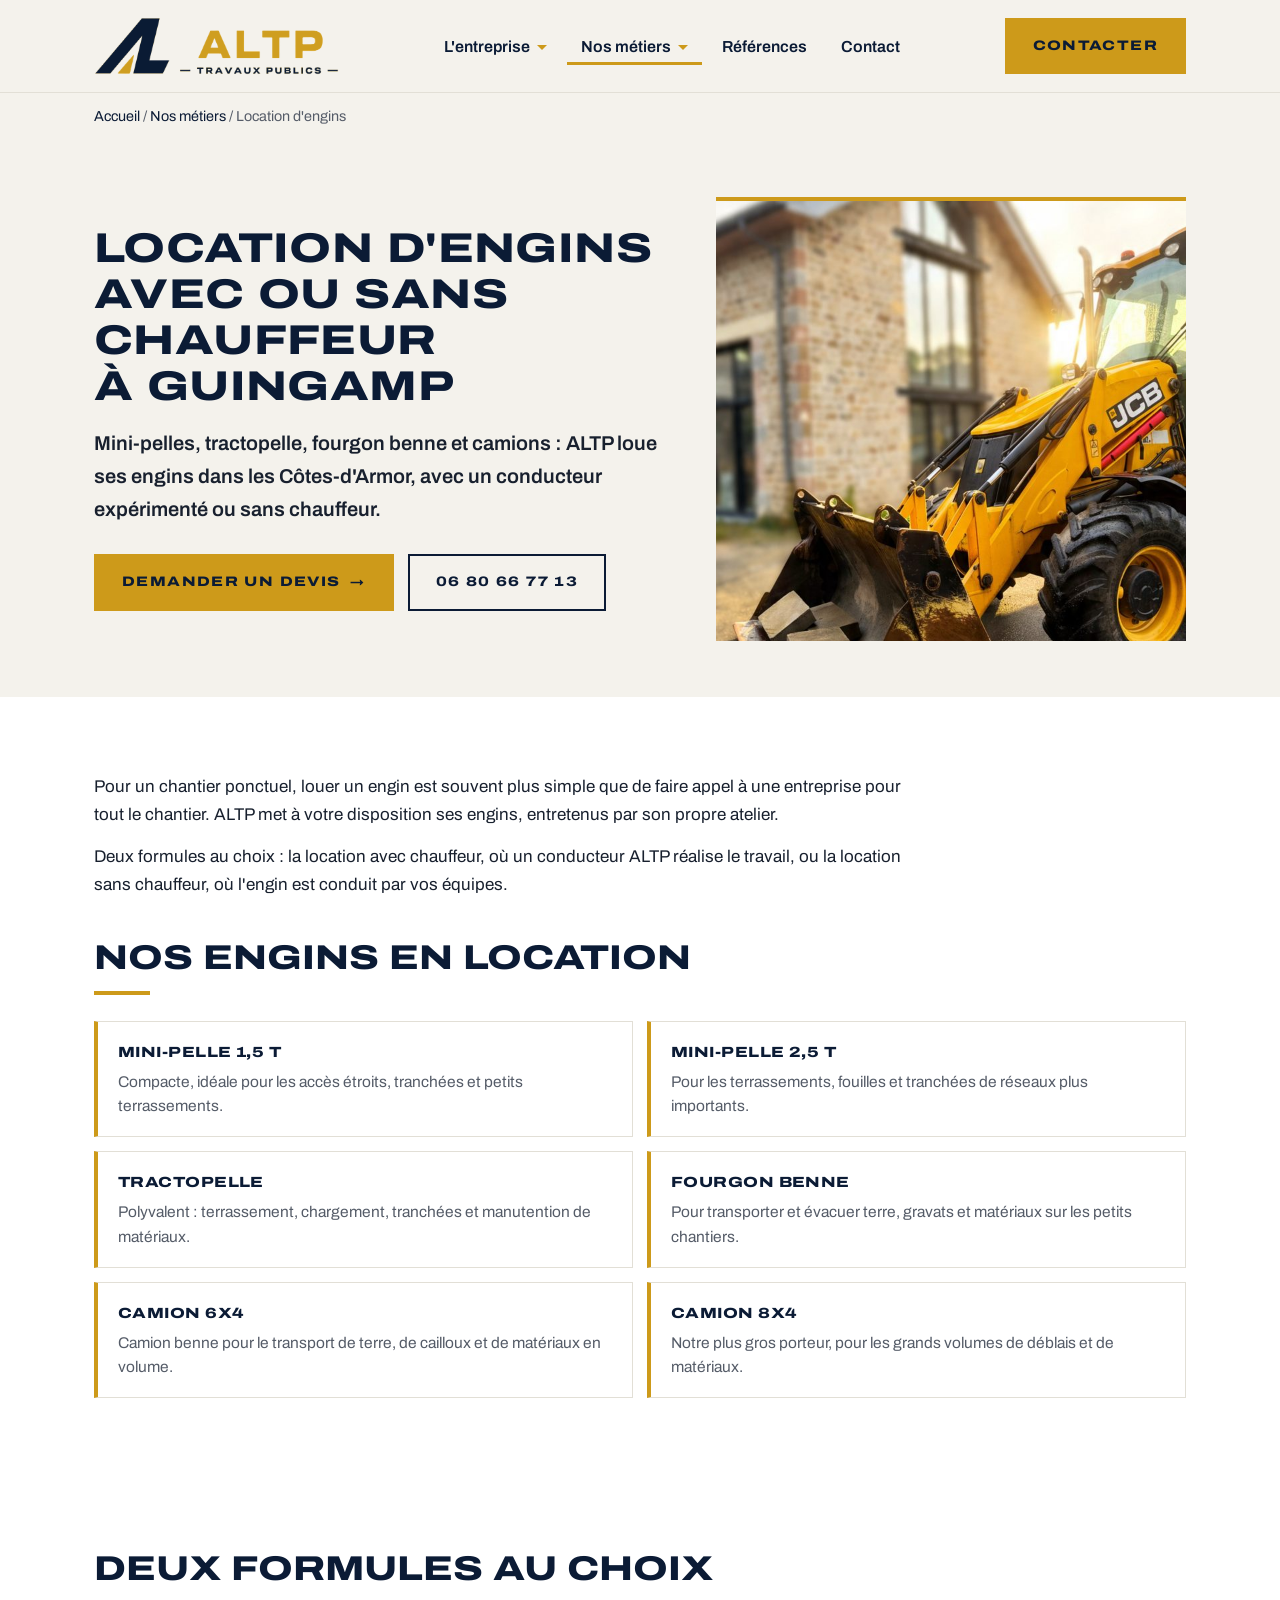
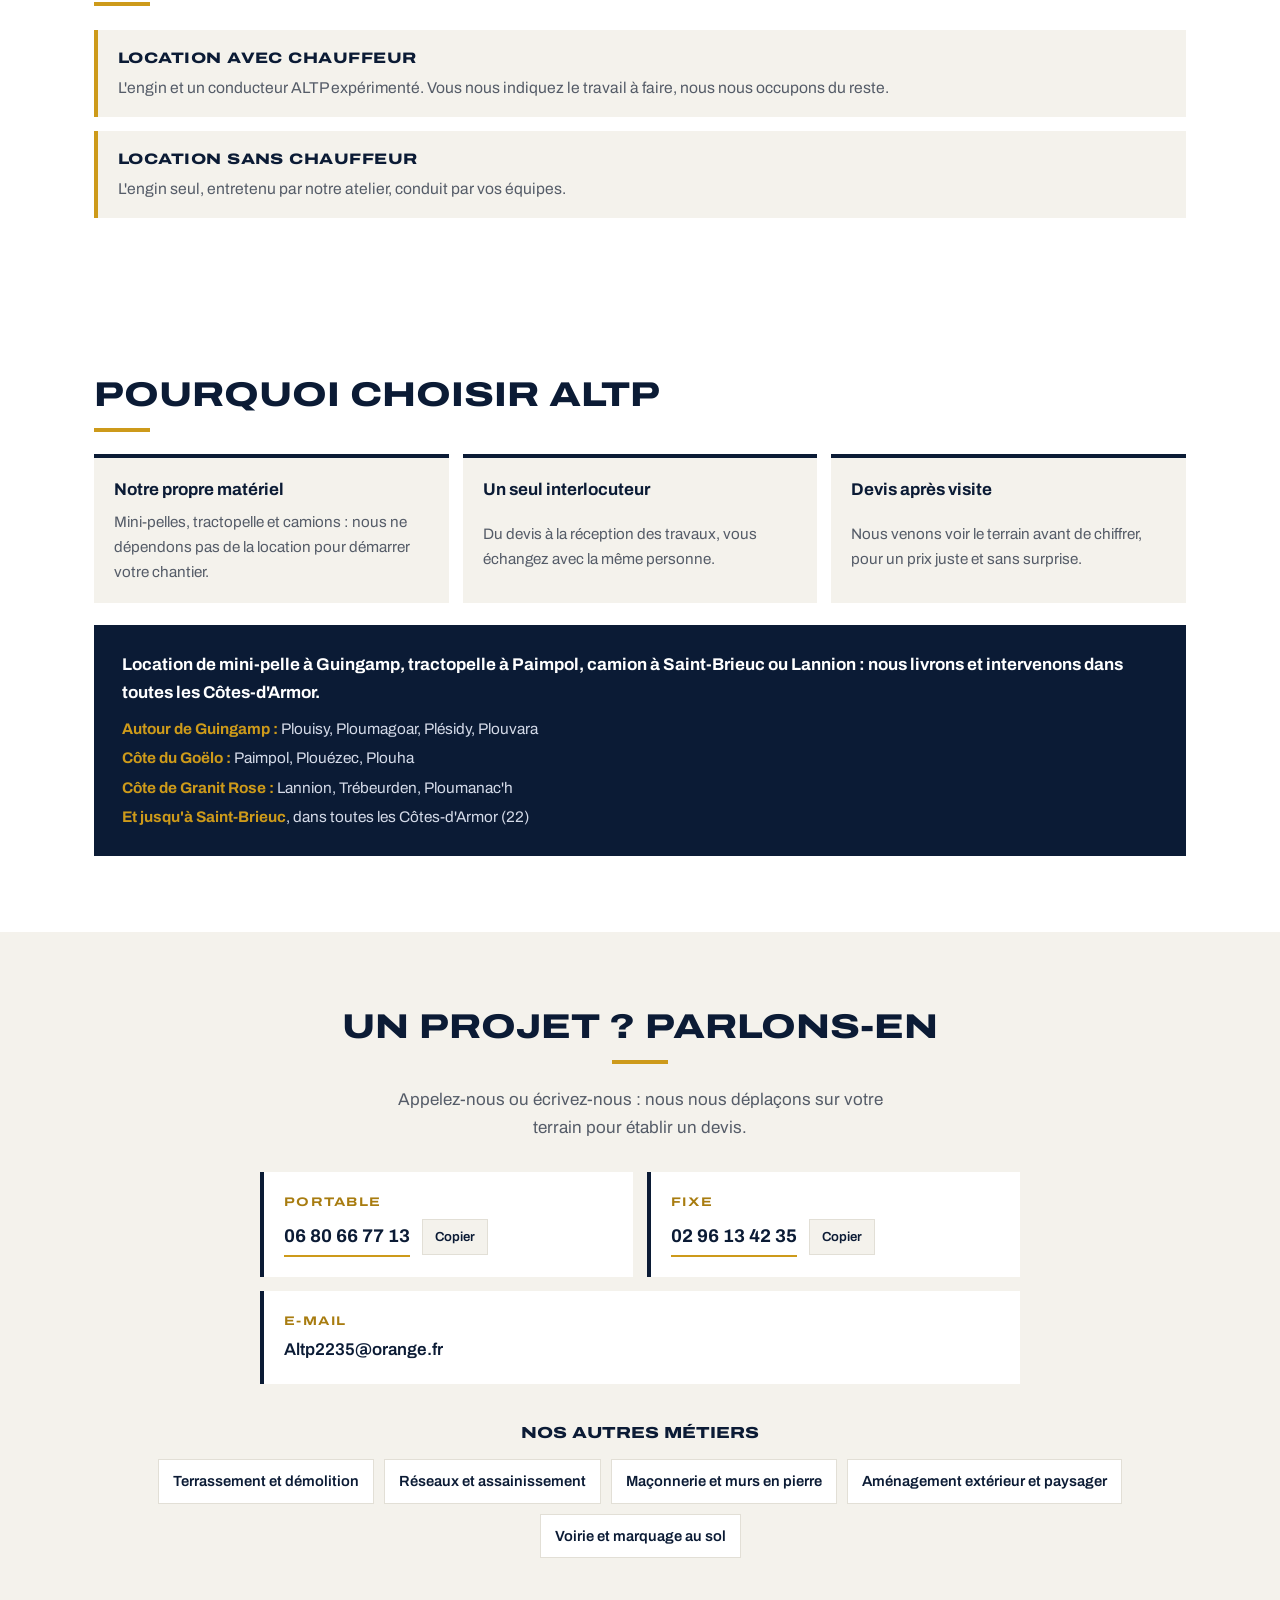
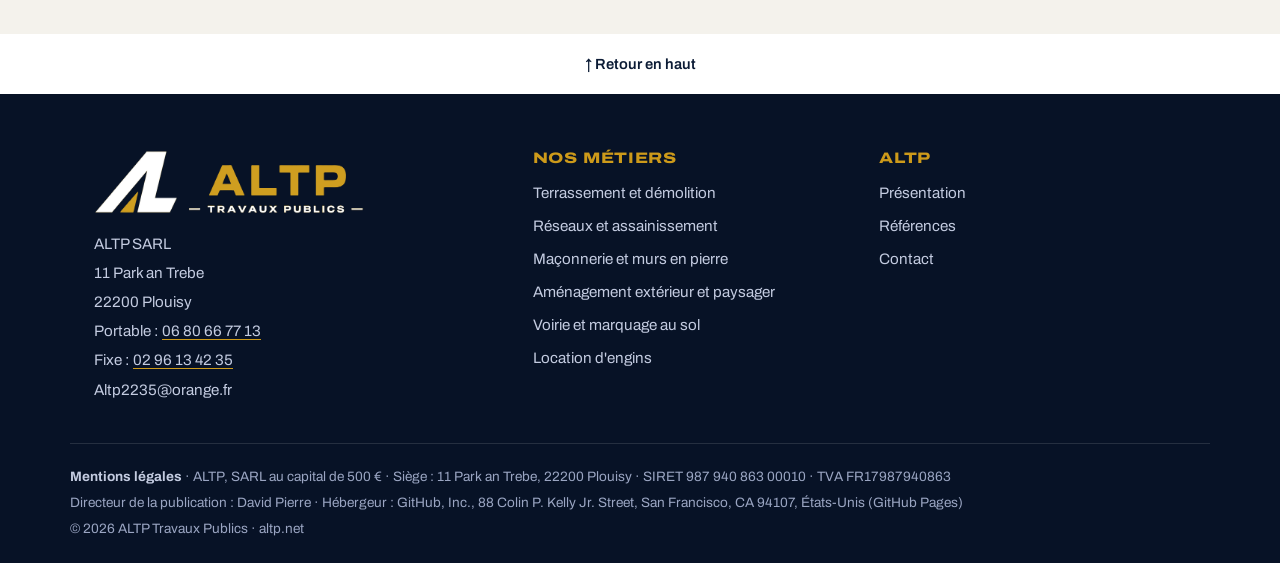
<file: location-engins/index.html>
<!DOCTYPE html>
<html lang="fr">
<head>
<meta charset="utf-8">
<meta name="viewport" content="width=device-width, initial-scale=1">
<title>Location de mini-pelle et tractopelle à Guingamp – ALTP</title>
<meta name="description" content="Location de mini-pelle 1,5 t et 2,5 t, tractopelle, fourgon benne et camions 6x4 et 8x4, avec ou sans chauffeur, à Guingamp et dans les Côtes-d&#x27;Armor.">
<link rel="canonical" href="https://altp.net/location-engins/">
<meta property="og:type" content="website">
<meta property="og:title" content="Location de mini-pelle et tractopelle à Guingamp – ALTP">
<meta property="og:description" content="Location de mini-pelle 1,5 t et 2,5 t, tractopelle, fourgon benne et camions 6x4 et 8x4, avec ou sans chauffeur, à Guingamp et dans les Côtes-d&#x27;Armor.">
<meta property="og:url" content="https://altp.net/location-engins/">
<meta property="og:image" content="https://altp.net/location-tractopelle.jpg">
<meta property="og:locale" content="fr_FR">
<link rel="icon" href="/logo.png">
<script type="application/ld+json">
{
  "@context": "https://schema.org",
  "@type": "Service",
  "name": "Location d'engins",
  "serviceType": "Location d'engins",
  "description": "Location de mini-pelle 1,5 t et 2,5 t, tractopelle, fourgon benne et camions 6x4 et 8x4, avec ou sans chauffeur, à Guingamp et dans les Côtes-d'Armor.",
  "url": "https://altp.net/location-engins/",
  "areaServed": [
    "Plouisy",
    "Guingamp",
    "Plésidy",
    "Ploumagoar",
    "Plouvara",
    "Paimpol",
    "Plouézec",
    "Plouha",
    "Lannion",
    "Trébeurden",
    "Ploumanac'h",
    "Saint-Brieuc",
    "Côtes-d'Armor"
  ],
  "provider": {
    "@type": "GeneralContractor",
    "name": "ALTP Travaux Publics",
    "url": "https://altp.net/",
    "telephone": "+33680667713",
    "address": {
      "@type": "PostalAddress",
      "streetAddress": "11 Park an Trebe",
      "postalCode": "22200",
      "addressLocality": "Plouisy",
      "addressCountry": "FR"
    }
  }
}
</script>
<script type="application/ld+json">
{
  "@context": "https://schema.org",
  "@type": "BreadcrumbList",
  "itemListElement": [
    {
      "@type": "ListItem",
      "position": 1,
      "name": "Accueil",
      "item": "https://altp.net/"
    },
    {
      "@type": "ListItem",
      "position": 2,
      "name": "Location d'engins",
      "item": "https://altp.net/location-engins/"
    }
  ]
}
</script>
<link rel="preconnect" href="https://fonts.googleapis.com">
<link rel="preconnect" href="https://fonts.gstatic.com" crossorigin>
<link href="https://fonts.googleapis.com/css2?family=Archivo:wdth,wght@100..125,400..900&display=swap" rel="stylesheet">
<link rel="stylesheet" href="/style.css">
</head>
<body>
<a class="skip" href="#contenu">Aller au contenu</a>
<a class="skip" href="#pied">Aller au pied de page</a>

<header>
  <div class="wrap nav" id="nav">
    <a class="logo" href="/"><img src="/logo.png" alt="ALTP Travaux Publics" width="465" height="164"></a>
    <ul class="menu">
      <li><button type="button" aria-haspopup="true">L'entreprise</button>
        <ul class="sous">
          <li><a href="/#contenu">Présentation</a></li>
          <li><a href="/#valeurs">Nos valeurs</a></li>
        </ul>
      </li>
      <li class="actif"><button type="button" aria-haspopup="true">Nos métiers</button>
        <ul class="sous">
          <li><a href="/terrassement/">Terrassement et démolition</a></li>
          <li><a href="/reseaux-assainissement/">Réseaux et assainissement</a></li>
          <li><a href="/maconnerie/">Maçonnerie et murs en pierre</a></li>
          <li><a href="/amenagement-exterieur/">Aménagement extérieur et paysager</a></li>
          <li><a href="/voirie/">Voirie et marquage au sol</a></li>
          <li><a href="/location-engins/">Location d'engins avec ou sans chauffeur</a></li>
        </ul>
      </li>
      <li><a href="/#realisations">Références</a></li>
      <li><a href="/#contact">Contact</a></li>
    </ul>
    <a class="btn nav-tel" href="/#contact">Contacter</a>
    <button class="burger" type="button" id="burger" aria-expanded="false">Menu</button>
  </div>
</header>

<div class="ariane" id="haut">
  <div class="wrap"><a href="/">Accueil</a> / <a href="/#metiers">Nos métiers</a> / Location d&#x27;engins</div>
</div>

<main id="contenu">
<section class="page-hero">
  <div class="wrap">
    <div class="texte">
      <h1>Location d&#x27;engins avec ou sans chauffeur à Guingamp</h1>
      <p class="chapo">Mini-pelles, tractopelle, fourgon benne et camions : ALTP loue ses engins dans les Côtes-d&#x27;Armor, avec un conducteur expérimenté ou sans chauffeur.</p>
      <div class="boutons">
        <a class="btn" href="#contact">Demander un devis <span class="fl">→</span></a>
        <a class="btn contour" href="tel:+33680667713">06 80 66 77 13</a>
      </div>
    </div>
    <figure><img src="/location-tractopelle.jpg" alt="Tractopelle ALTP disponible à la location près de Guingamp"></figure>
  </div>
</section>

<section>
  <div class="wrap">
    <div class="etroit texte" style="margin:0">
    <p>Pour un chantier ponctuel, louer un engin est souvent plus simple que de faire appel à une entreprise pour tout le chantier. ALTP met à votre disposition ses engins, entretenus par son propre atelier.</p>
    <p>Deux formules au choix : la location avec chauffeur, où un conducteur ALTP réalise le travail, ou la location sans chauffeur, où l&#x27;engin est conduit par vos équipes.</p>
    </div>
    <h2 style="margin-top:40px">Nos engins en location</h2>
    <ul class="prestations">
      <li><b>Mini-pelle 1,5 t</b><span>Compacte, idéale pour les accès étroits, tranchées et petits terrassements.</span></li>
      <li><b>Mini-pelle 2,5 t</b><span>Pour les terrassements, fouilles et tranchées de réseaux plus importants.</span></li>
      <li><b>Tractopelle</b><span>Polyvalent : terrassement, chargement, tranchées et manutention de matériaux.</span></li>
      <li><b>Fourgon benne</b><span>Pour transporter et évacuer terre, gravats et matériaux sur les petits chantiers.</span></li>
      <li><b>Camion 6x4</b><span>Camion benne pour le transport de terre, de cailloux et de matériaux en volume.</span></li>
      <li><b>Camion 8x4</b><span>Notre plus gros porteur, pour les grands volumes de déblais et de matériaux.</span></li>
    </ul>
  </div>
</section>

<section>
  <div class="wrap">
    <h2>Deux formules au choix</h2>
    <ul class="formules">
      <li><b>Location avec chauffeur</b><span>L'engin et un conducteur ALTP expérimenté. Vous nous indiquez le travail à faire, nous nous occupons du reste.</span></li>
      <li><b>Location sans chauffeur</b><span>L'engin seul, entretenu par notre atelier, conduit par vos équipes.</span></li>
    </ul>
  </div>
</section>

<section>
  <div class="wrap">
    <h2>Pourquoi choisir ALTP</h2>
    <ul class="atouts">
      <li><b>Notre propre matériel</b><span>Mini-pelles, tractopelle et camions : nous ne dépendons pas de la location pour démarrer votre chantier.</span></li>
      <li><b>Un seul interlocuteur</b><span>Du devis à la réception des travaux, vous échangez avec la même personne.</span></li>
      <li><b>Devis après visite</b><span>Nous venons voir le terrain avant de chiffrer, pour un prix juste et sans surprise.</span></li>
    </ul>
    <div class="zone-page">
      <b>Location de mini-pelle à Guingamp, tractopelle à Paimpol, camion à Saint-Brieuc ou Lannion : nous livrons et intervenons dans toutes les Côtes-d&#x27;Armor.</b>
      <ul class="secteurs">
          <li><b>Autour de Guingamp :</b> Plouisy, Ploumagoar, Plésidy, Plouvara</li>
          <li><b>Côte du Goëlo :</b> Paimpol, Plouézec, Plouha</li>
          <li><b>Côte de Granit Rose :</b> Lannion, Trébeurden, Ploumanac'h</li>
          <li><b>Et jusqu'à Saint-Brieuc</b>, dans toutes les Côtes-d'Armor (22)</li>
        </ul>
    </div>
  </div>
</section>



<section class="cta contact-page" id="contact">
  <div class="wrap">
    <h2>Un projet ? Parlons-en</h2>
    <p>Appelez-nous ou écrivez-nous : nous nous déplaçons sur votre terrain pour établir un devis.</p>
    <ul class="coord">
      <li><b>Portable</b><span class="num-ligne"><a class="num-tel" href="tel:+33680667713">06 80 66 77 13</a><button type="button" class="copier" data-copie="06 80 66 77 13" aria-label="Copier le numéro 06 80 66 77 13">Copier</button></span></li>
      <li><b>Fixe</b><span class="num-ligne"><a class="num-tel" href="tel:+33296134235">02 96 13 42 35</a><button type="button" class="copier" data-copie="02 96 13 42 35" aria-label="Copier le numéro 02 96 13 42 35">Copier</button></span></li>
      <li class="large"><b>E-mail</b><span>Altp2235@orange.fr</span></li>
    </ul>
    <h3 style="margin-top:40px;font-size:1rem;text-transform:uppercase">Nos autres métiers</h3>
    <ul class="autres-metiers" style="justify-content:center">
      <li><a href="/terrassement/">Terrassement et démolition</a></li>
      <li><a href="/reseaux-assainissement/">Réseaux et assainissement</a></li>
      <li><a href="/maconnerie/">Maçonnerie et murs en pierre</a></li>
      <li><a href="/amenagement-exterieur/">Aménagement extérieur et paysager</a></li>
      <li><a href="/voirie/">Voirie et marquage au sol</a></li>
    </ul>
  </div>
</section>
<a class="haut" href="#haut">↑ Retour en haut</a>
</main>

<footer id="pied">
  <div class="wrap foot">
    <div>
      <a class="logo" href="/"><img src="/logo-blanc.png" alt="ALTP Travaux Publics" width="465" height="164"></a>
      <div class="adresse">
        <span>ALTP SARL</span>
        <span>11 Park an Trebe</span>
        <span>22200 Plouisy</span>
        <span>Portable : <a href="tel:+33680667713">06 80 66 77 13</a></span>
        <span>Fixe : <a href="tel:+33296134235">02 96 13 42 35</a></span>
        <span>Altp2235@orange.fr</span>
      </div>
    </div>
    <div>
      <h3>Nos métiers</h3>
      <ul>
        <li><a href="/terrassement/">Terrassement et démolition</a></li>
        <li><a href="/reseaux-assainissement/">Réseaux et assainissement</a></li>
        <li><a href="/maconnerie/">Maçonnerie et murs en pierre</a></li>
        <li><a href="/amenagement-exterieur/">Aménagement extérieur et paysager</a></li>
        <li><a href="/voirie/">Voirie et marquage au sol</a></li>
        <li><a href="/location-engins/">Location d'engins</a></li>
      </ul>
    </div>
    <div>
      <h3>ALTP</h3>
      <ul>
        <li><a href="/#contenu">Présentation</a></li>
        <li><a href="/#realisations">Références</a></li>
        <li><a href="/#contact">Contact</a></li>
      </ul>
    </div>
  </div>
  <div class="wrap legal-bloc" id="mentions">
    <span><b>Mentions légales</b> · ALTP, SARL au capital de 500 € · Siège : 11 Park an Trebe, 22200 Plouisy · SIRET 987 940 863 00010 · TVA FR17987940863</span>
    <span>Directeur de la publication : David Pierre · Hébergeur : GitHub, Inc., 88 Colin P. Kelly Jr. Street, San Francisco, CA 94107, États-Unis (GitHub Pages)</span>
    <span>© 2026 ALTP Travaux Publics · altp.net</span>
  </div>
</footer>

<script src="/site.js"></script>
</body>
</html>
</file>
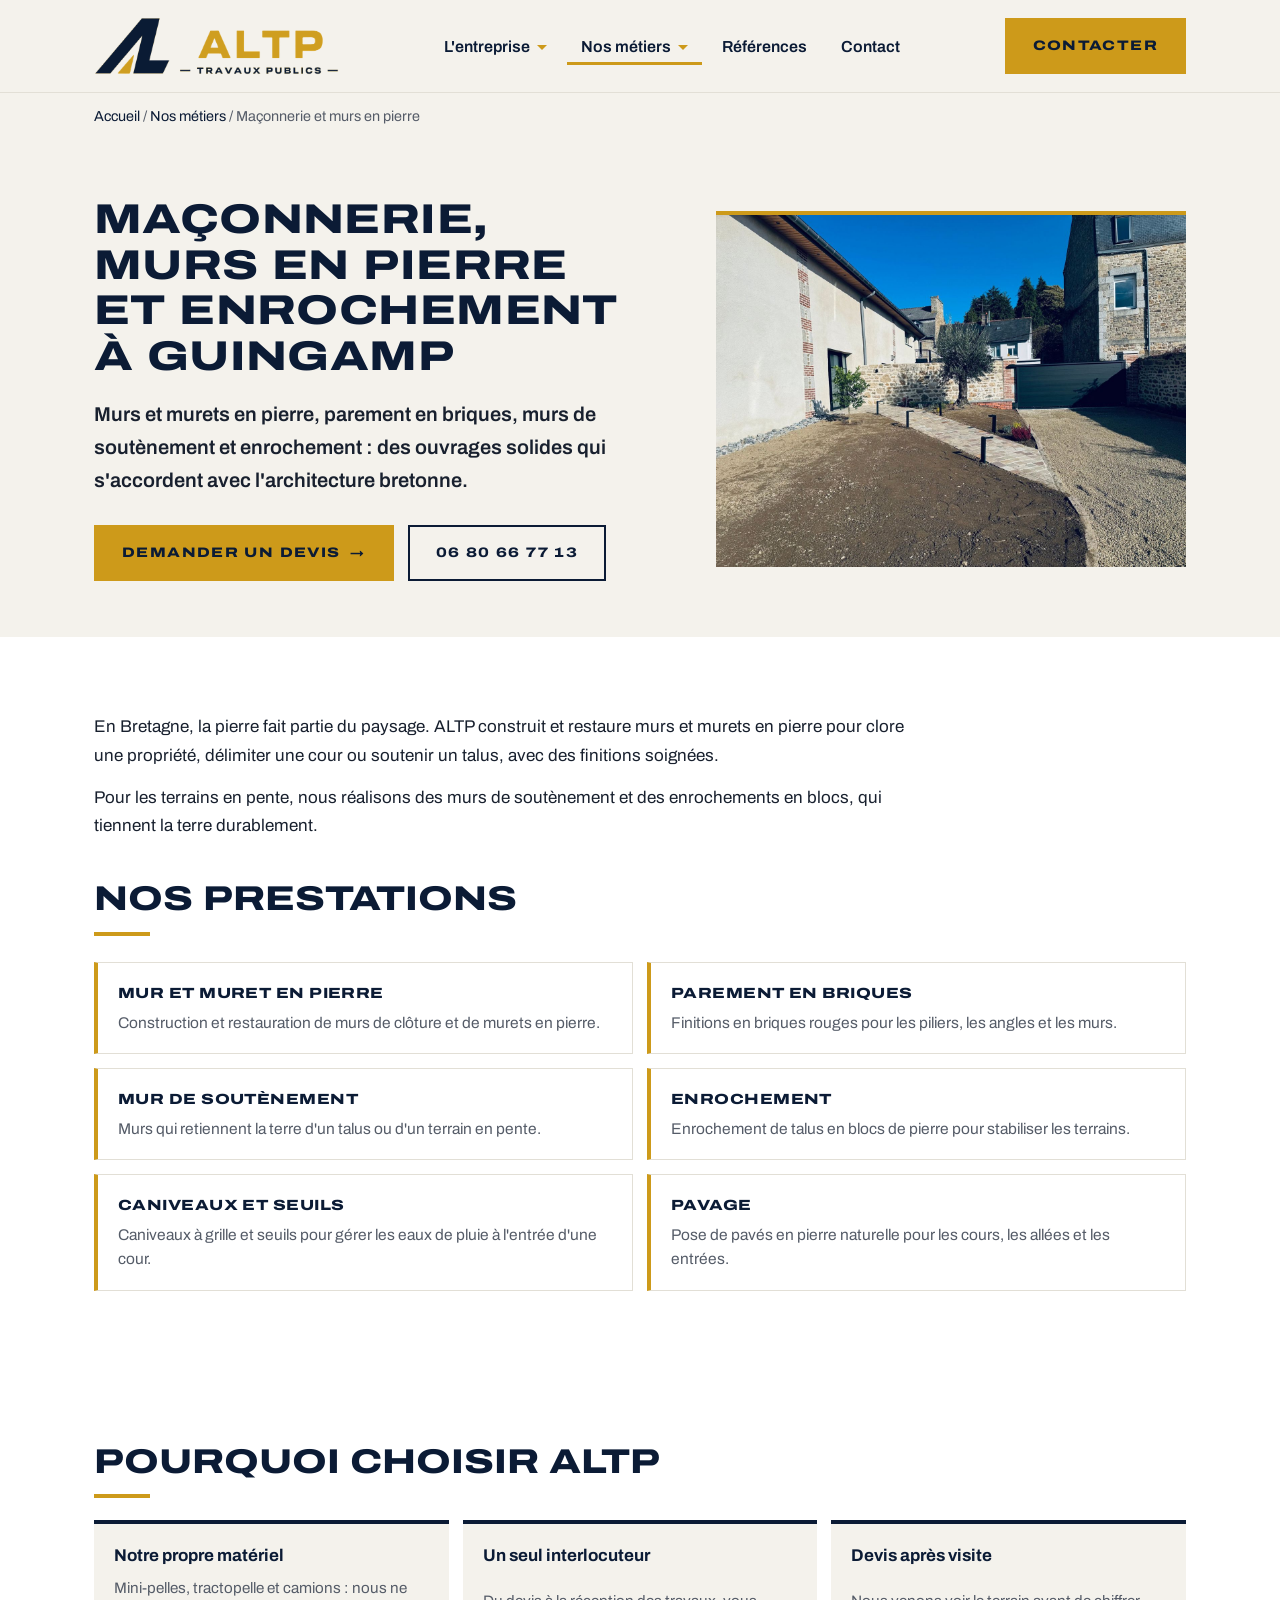
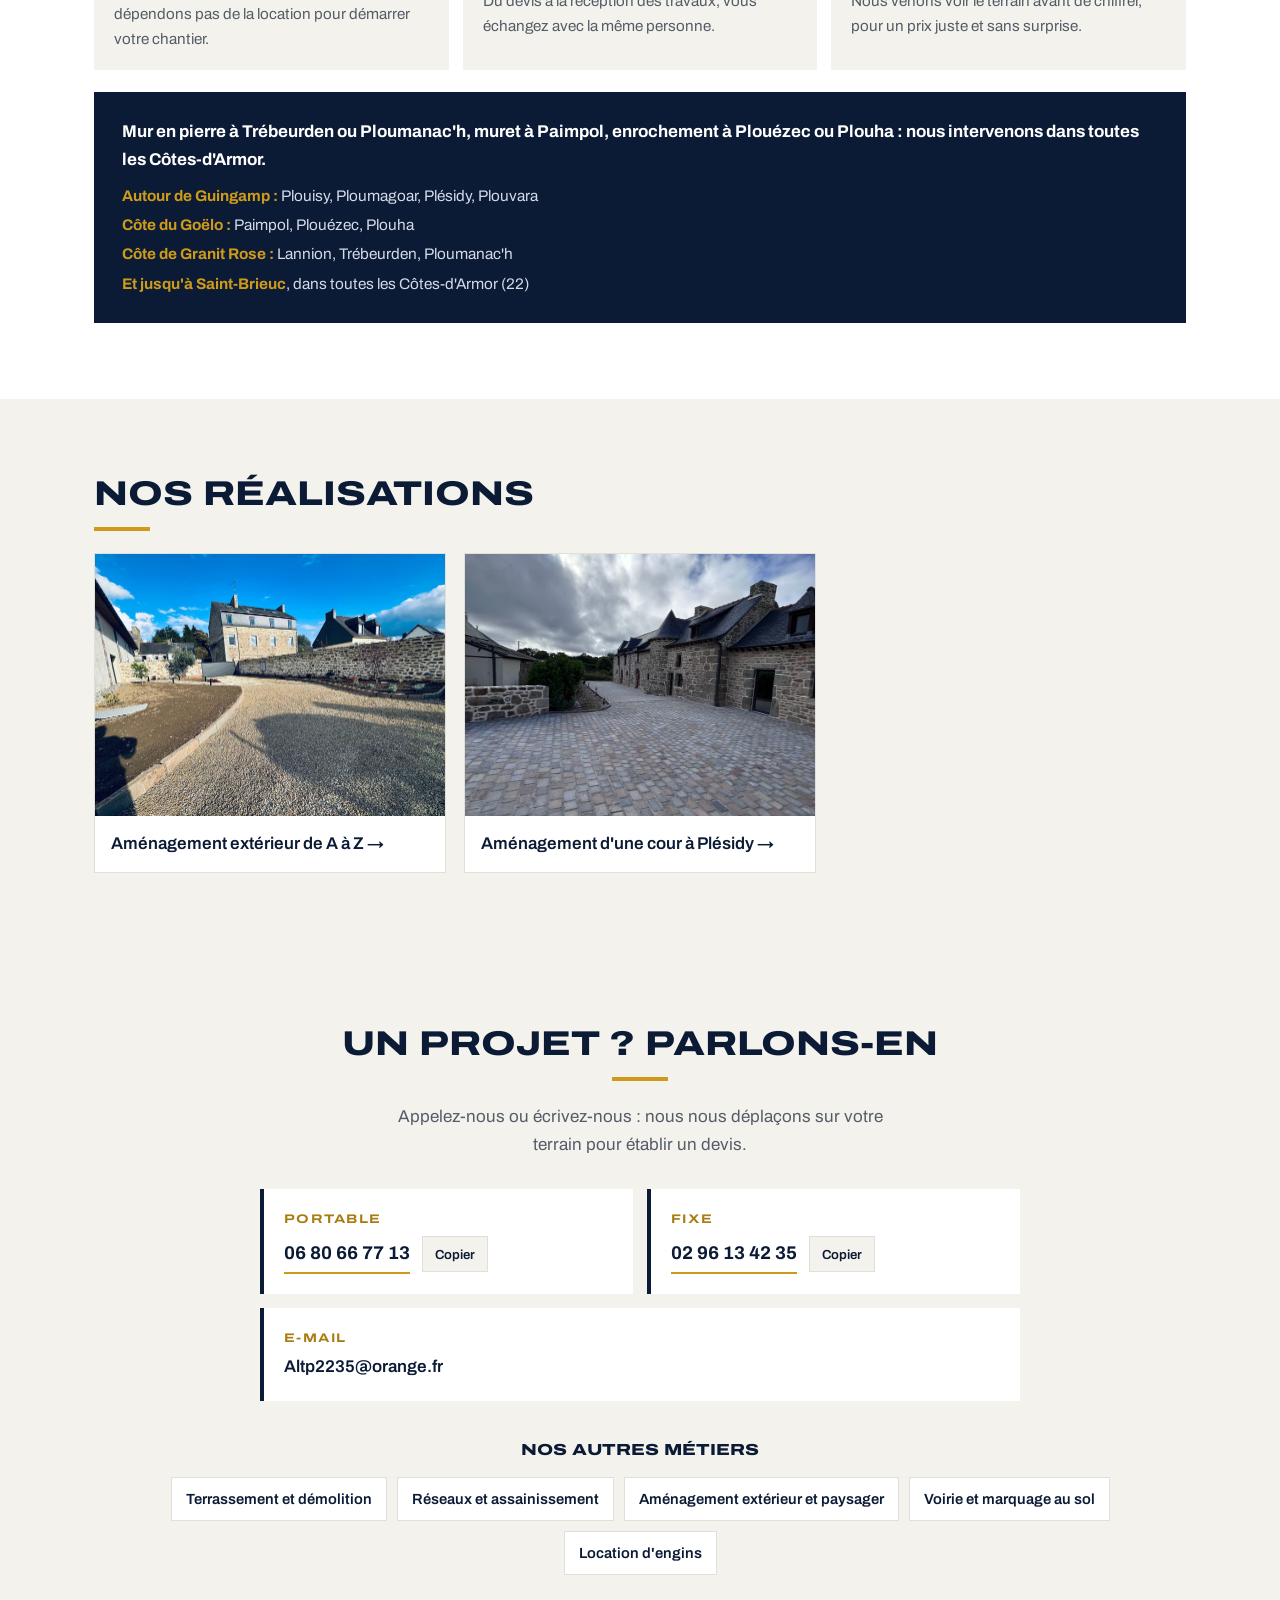
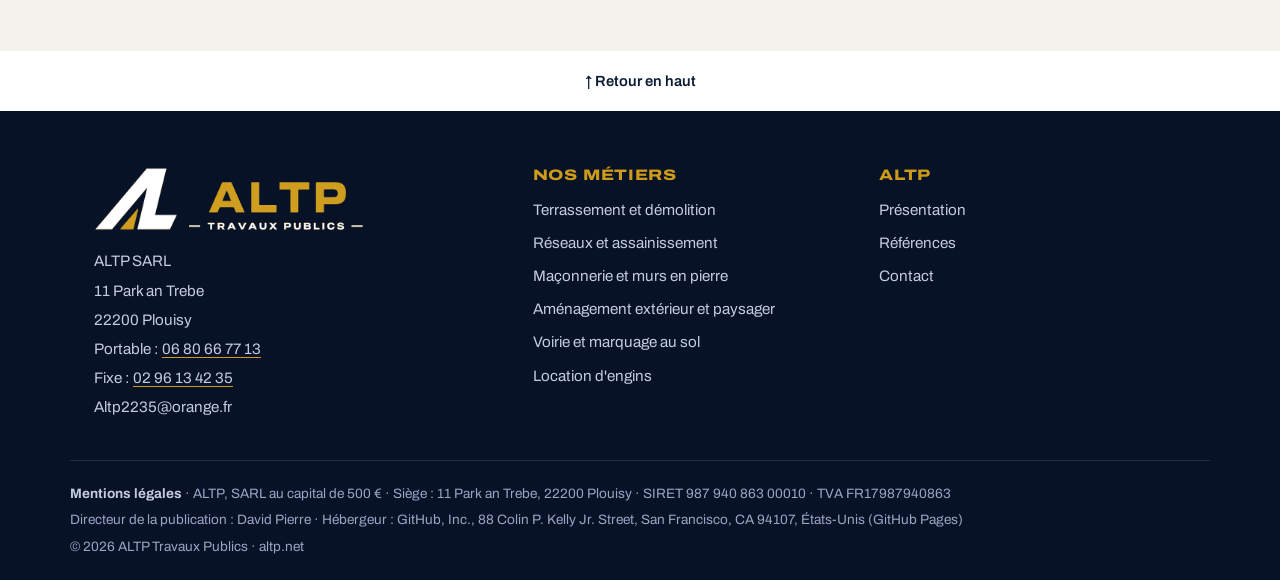
<file: maconnerie/index.html>
<!DOCTYPE html>
<html lang="fr">
<head>
<meta charset="utf-8">
<meta name="viewport" content="width=device-width, initial-scale=1">
<title>Maçonnerie et mur en pierre à Guingamp – ALTP Travaux Publics</title>
<meta name="description" content="Mur et muret en pierre, parement en briques, mur de soutènement, enrochement et caniveaux à Guingamp, Paimpol, Trébeurden et dans les Côtes-d&#x27;Armor. ALTP, Plouisy.">
<link rel="canonical" href="https://altp.net/maconnerie/">
<meta property="og:type" content="website">
<meta property="og:title" content="Maçonnerie et mur en pierre à Guingamp – ALTP Travaux Publics">
<meta property="og:description" content="Mur et muret en pierre, parement en briques, mur de soutènement, enrochement et caniveaux à Guingamp, Paimpol, Trébeurden et dans les Côtes-d&#x27;Armor. ALTP, Plouisy.">
<meta property="og:url" content="https://altp.net/maconnerie/">
<meta property="og:image" content="https://altp.net/exterieur-mur.jpg">
<meta property="og:locale" content="fr_FR">
<link rel="icon" href="/logo.png">
<script type="application/ld+json">
{
  "@context": "https://schema.org",
  "@type": "Service",
  "name": "Maçonnerie et murs en pierre",
  "serviceType": "Maçonnerie et murs en pierre",
  "description": "Mur et muret en pierre, parement en briques, mur de soutènement, enrochement et caniveaux à Guingamp, Paimpol, Trébeurden et dans les Côtes-d'Armor. ALTP, Plouisy.",
  "url": "https://altp.net/maconnerie/",
  "areaServed": [
    "Plouisy",
    "Guingamp",
    "Plésidy",
    "Ploumagoar",
    "Plouvara",
    "Paimpol",
    "Plouézec",
    "Plouha",
    "Lannion",
    "Trébeurden",
    "Ploumanac'h",
    "Saint-Brieuc",
    "Côtes-d'Armor"
  ],
  "provider": {
    "@type": "GeneralContractor",
    "name": "ALTP Travaux Publics",
    "url": "https://altp.net/",
    "telephone": "+33680667713",
    "address": {
      "@type": "PostalAddress",
      "streetAddress": "11 Park an Trebe",
      "postalCode": "22200",
      "addressLocality": "Plouisy",
      "addressCountry": "FR"
    }
  }
}
</script>
<script type="application/ld+json">
{
  "@context": "https://schema.org",
  "@type": "BreadcrumbList",
  "itemListElement": [
    {
      "@type": "ListItem",
      "position": 1,
      "name": "Accueil",
      "item": "https://altp.net/"
    },
    {
      "@type": "ListItem",
      "position": 2,
      "name": "Maçonnerie et murs en pierre",
      "item": "https://altp.net/maconnerie/"
    }
  ]
}
</script>
<link rel="preconnect" href="https://fonts.googleapis.com">
<link rel="preconnect" href="https://fonts.gstatic.com" crossorigin>
<link href="https://fonts.googleapis.com/css2?family=Archivo:wdth,wght@100..125,400..900&display=swap" rel="stylesheet">
<link rel="stylesheet" href="/style.css">
</head>
<body>
<a class="skip" href="#contenu">Aller au contenu</a>
<a class="skip" href="#pied">Aller au pied de page</a>

<header>
  <div class="wrap nav" id="nav">
    <a class="logo" href="/"><img src="/logo.png" alt="ALTP Travaux Publics" width="465" height="164"></a>
    <ul class="menu">
      <li><button type="button" aria-haspopup="true">L'entreprise</button>
        <ul class="sous">
          <li><a href="/#contenu">Présentation</a></li>
          <li><a href="/#valeurs">Nos valeurs</a></li>
        </ul>
      </li>
      <li class="actif"><button type="button" aria-haspopup="true">Nos métiers</button>
        <ul class="sous">
          <li><a href="/terrassement/">Terrassement et démolition</a></li>
          <li><a href="/reseaux-assainissement/">Réseaux et assainissement</a></li>
          <li><a href="/maconnerie/">Maçonnerie et murs en pierre</a></li>
          <li><a href="/amenagement-exterieur/">Aménagement extérieur et paysager</a></li>
          <li><a href="/voirie/">Voirie et marquage au sol</a></li>
          <li><a href="/location-engins/">Location d'engins avec ou sans chauffeur</a></li>
        </ul>
      </li>
      <li><a href="/#realisations">Références</a></li>
      <li><a href="/#contact">Contact</a></li>
    </ul>
    <a class="btn nav-tel" href="/#contact">Contacter</a>
    <button class="burger" type="button" id="burger" aria-expanded="false">Menu</button>
  </div>
</header>

<div class="ariane" id="haut">
  <div class="wrap"><a href="/">Accueil</a> / <a href="/#metiers">Nos métiers</a> / Maçonnerie et murs en pierre</div>
</div>

<main id="contenu">
<section class="page-hero">
  <div class="wrap">
    <div class="texte">
      <h1>Maçonnerie, murs en pierre et enrochement à Guingamp</h1>
      <p class="chapo">Murs et murets en pierre, parement en briques, murs de soutènement et enrochement : des ouvrages solides qui s&#x27;accordent avec l&#x27;architecture bretonne.</p>
      <div class="boutons">
        <a class="btn" href="#contact">Demander un devis <span class="fl">→</span></a>
        <a class="btn contour" href="tel:+33680667713">06 80 66 77 13</a>
      </div>
    </div>
    <figure><img src="/exterieur-mur.jpg" alt="Mur en pierre, parement en briques rouges et allée pavée réalisés par ALTP"></figure>
  </div>
</section>

<section>
  <div class="wrap">
    <div class="etroit texte" style="margin:0">
    <p>En Bretagne, la pierre fait partie du paysage. ALTP construit et restaure murs et murets en pierre pour clore une propriété, délimiter une cour ou soutenir un talus, avec des finitions soignées.</p>
    <p>Pour les terrains en pente, nous réalisons des murs de soutènement et des enrochements en blocs, qui tiennent la terre durablement.</p>
    </div>
    <h2 style="margin-top:40px">Nos prestations</h2>
    <ul class="prestations">
      <li><b>Mur et muret en pierre</b><span>Construction et restauration de murs de clôture et de murets en pierre.</span></li>
      <li><b>Parement en briques</b><span>Finitions en briques rouges pour les piliers, les angles et les murs.</span></li>
      <li><b>Mur de soutènement</b><span>Murs qui retiennent la terre d&#x27;un talus ou d&#x27;un terrain en pente.</span></li>
      <li><b>Enrochement</b><span>Enrochement de talus en blocs de pierre pour stabiliser les terrains.</span></li>
      <li><b>Caniveaux et seuils</b><span>Caniveaux à grille et seuils pour gérer les eaux de pluie à l&#x27;entrée d&#x27;une cour.</span></li>
      <li><b>Pavage</b><span>Pose de pavés en pierre naturelle pour les cours, les allées et les entrées.</span></li>
    </ul>
  </div>
</section>



<section>
  <div class="wrap">
    <h2>Pourquoi choisir ALTP</h2>
    <ul class="atouts">
      <li><b>Notre propre matériel</b><span>Mini-pelles, tractopelle et camions : nous ne dépendons pas de la location pour démarrer votre chantier.</span></li>
      <li><b>Un seul interlocuteur</b><span>Du devis à la réception des travaux, vous échangez avec la même personne.</span></li>
      <li><b>Devis après visite</b><span>Nous venons voir le terrain avant de chiffrer, pour un prix juste et sans surprise.</span></li>
    </ul>
    <div class="zone-page">
      <b>Mur en pierre à Trébeurden ou Ploumanac&#x27;h, muret à Paimpol, enrochement à Plouézec ou Plouha : nous intervenons dans toutes les Côtes-d&#x27;Armor.</b>
      <ul class="secteurs">
          <li><b>Autour de Guingamp :</b> Plouisy, Ploumagoar, Plésidy, Plouvara</li>
          <li><b>Côte du Goëlo :</b> Paimpol, Plouézec, Plouha</li>
          <li><b>Côte de Granit Rose :</b> Lannion, Trébeurden, Ploumanac'h</li>
          <li><b>Et jusqu'à Saint-Brieuc</b>, dans toutes les Côtes-d'Armor (22)</li>
        </ul>
    </div>
  </div>
</section>

<section class="fond">
  <div class="wrap">
    <h2>Nos réalisations</h2>
    <ul class="liens-reals">
      <li><a href="/#real-exterieur"><img src="/exterieur-cour.jpg" alt="Aménagement extérieur de A à Z" loading="lazy"><span>Aménagement extérieur de A à Z →</span></a></li>
      <li><a href="/#real-plesidy"><img src="/plesidy-cour.jpg" alt="Aménagement d&#x27;une cour à Plésidy" loading="lazy"><span>Aménagement d&#x27;une cour à Plésidy →</span></a></li>
    </ul>
  </div>
</section>

<section class="cta contact-page" id="contact">
  <div class="wrap">
    <h2>Un projet ? Parlons-en</h2>
    <p>Appelez-nous ou écrivez-nous : nous nous déplaçons sur votre terrain pour établir un devis.</p>
    <ul class="coord">
      <li><b>Portable</b><span class="num-ligne"><a class="num-tel" href="tel:+33680667713">06 80 66 77 13</a><button type="button" class="copier" data-copie="06 80 66 77 13" aria-label="Copier le numéro 06 80 66 77 13">Copier</button></span></li>
      <li><b>Fixe</b><span class="num-ligne"><a class="num-tel" href="tel:+33296134235">02 96 13 42 35</a><button type="button" class="copier" data-copie="02 96 13 42 35" aria-label="Copier le numéro 02 96 13 42 35">Copier</button></span></li>
      <li class="large"><b>E-mail</b><span>Altp2235@orange.fr</span></li>
    </ul>
    <h3 style="margin-top:40px;font-size:1rem;text-transform:uppercase">Nos autres métiers</h3>
    <ul class="autres-metiers" style="justify-content:center">
      <li><a href="/terrassement/">Terrassement et démolition</a></li>
      <li><a href="/reseaux-assainissement/">Réseaux et assainissement</a></li>
      <li><a href="/amenagement-exterieur/">Aménagement extérieur et paysager</a></li>
      <li><a href="/voirie/">Voirie et marquage au sol</a></li>
      <li><a href="/location-engins/">Location d&#x27;engins</a></li>
    </ul>
  </div>
</section>
<a class="haut" href="#haut">↑ Retour en haut</a>
</main>

<footer id="pied">
  <div class="wrap foot">
    <div>
      <a class="logo" href="/"><img src="/logo-blanc.png" alt="ALTP Travaux Publics" width="465" height="164"></a>
      <div class="adresse">
        <span>ALTP SARL</span>
        <span>11 Park an Trebe</span>
        <span>22200 Plouisy</span>
        <span>Portable : <a href="tel:+33680667713">06 80 66 77 13</a></span>
        <span>Fixe : <a href="tel:+33296134235">02 96 13 42 35</a></span>
        <span>Altp2235@orange.fr</span>
      </div>
    </div>
    <div>
      <h3>Nos métiers</h3>
      <ul>
        <li><a href="/terrassement/">Terrassement et démolition</a></li>
        <li><a href="/reseaux-assainissement/">Réseaux et assainissement</a></li>
        <li><a href="/maconnerie/">Maçonnerie et murs en pierre</a></li>
        <li><a href="/amenagement-exterieur/">Aménagement extérieur et paysager</a></li>
        <li><a href="/voirie/">Voirie et marquage au sol</a></li>
        <li><a href="/location-engins/">Location d'engins</a></li>
      </ul>
    </div>
    <div>
      <h3>ALTP</h3>
      <ul>
        <li><a href="/#contenu">Présentation</a></li>
        <li><a href="/#realisations">Références</a></li>
        <li><a href="/#contact">Contact</a></li>
      </ul>
    </div>
  </div>
  <div class="wrap legal-bloc" id="mentions">
    <span><b>Mentions légales</b> · ALTP, SARL au capital de 500 € · Siège : 11 Park an Trebe, 22200 Plouisy · SIRET 987 940 863 00010 · TVA FR17987940863</span>
    <span>Directeur de la publication : David Pierre · Hébergeur : GitHub, Inc., 88 Colin P. Kelly Jr. Street, San Francisco, CA 94107, États-Unis (GitHub Pages)</span>
    <span>© 2026 ALTP Travaux Publics · altp.net</span>
  </div>
</footer>

<script src="/site.js"></script>
</body>
</html>
</file>
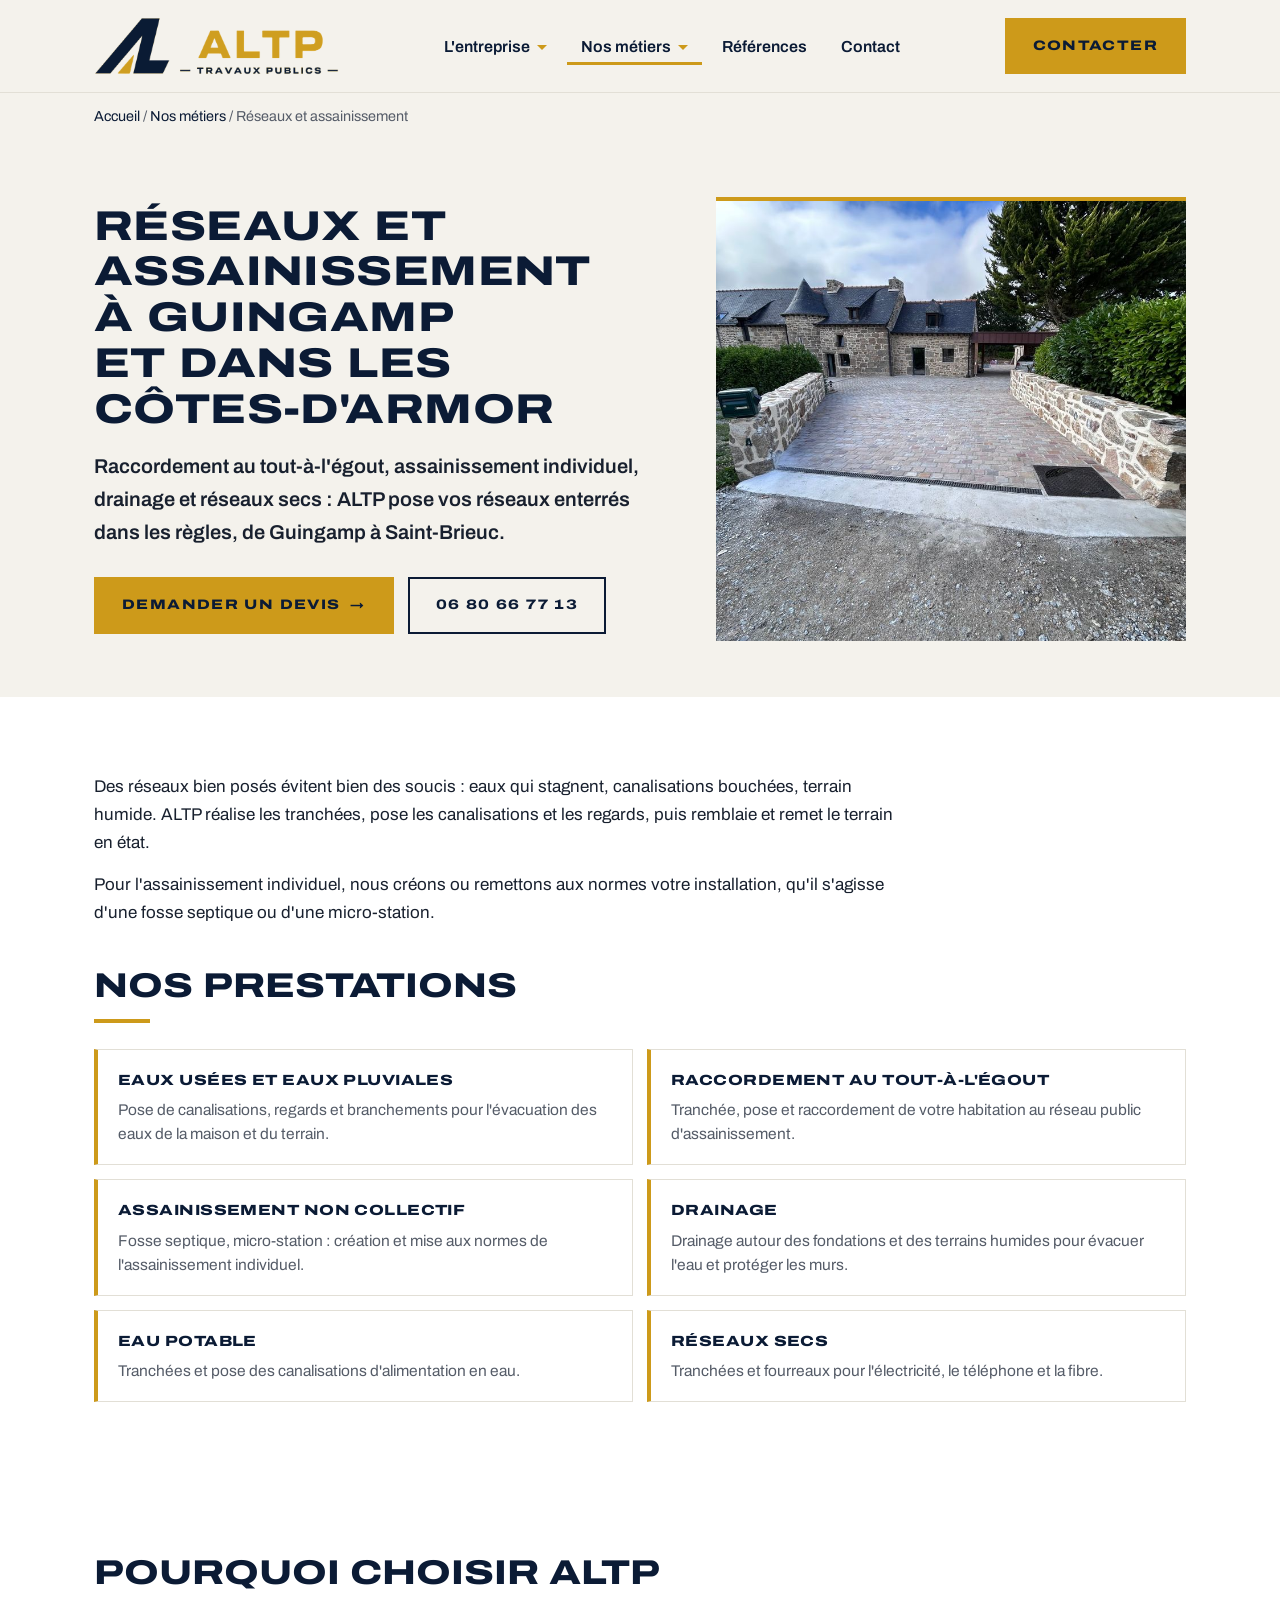
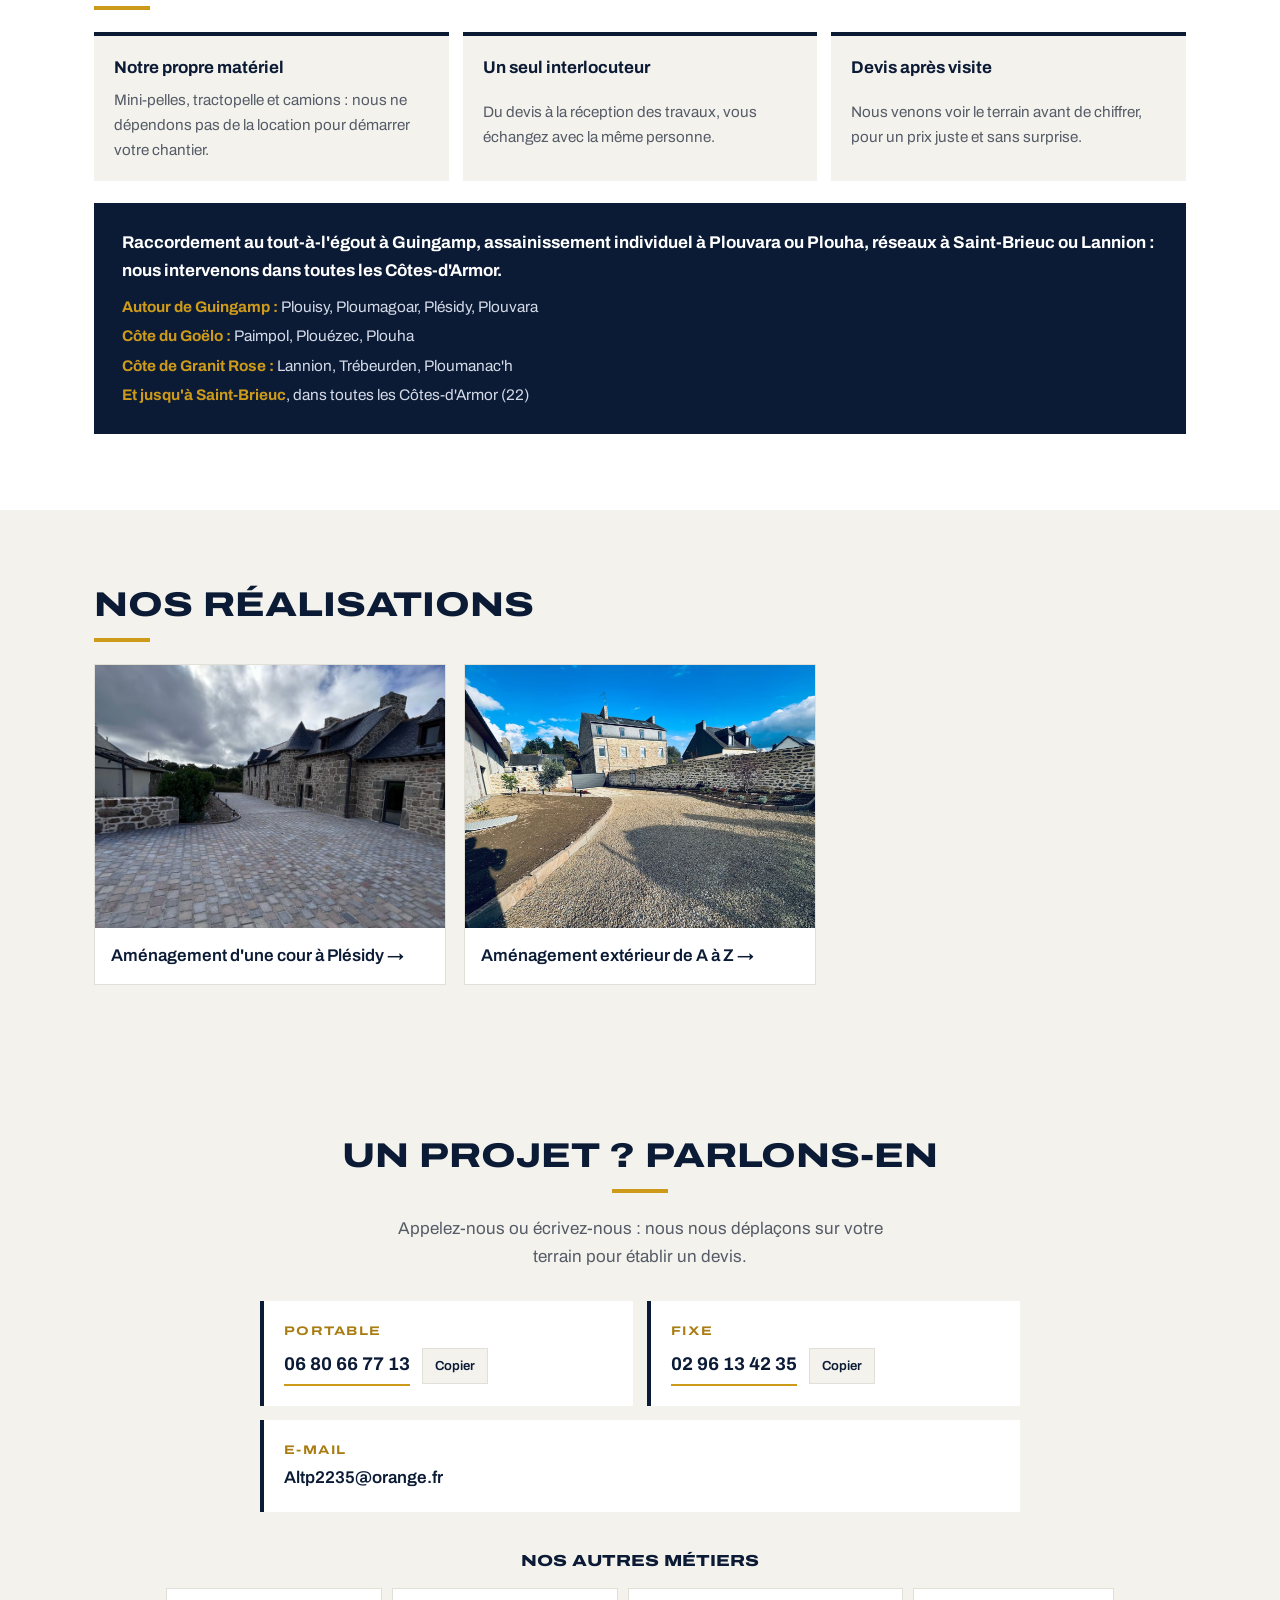
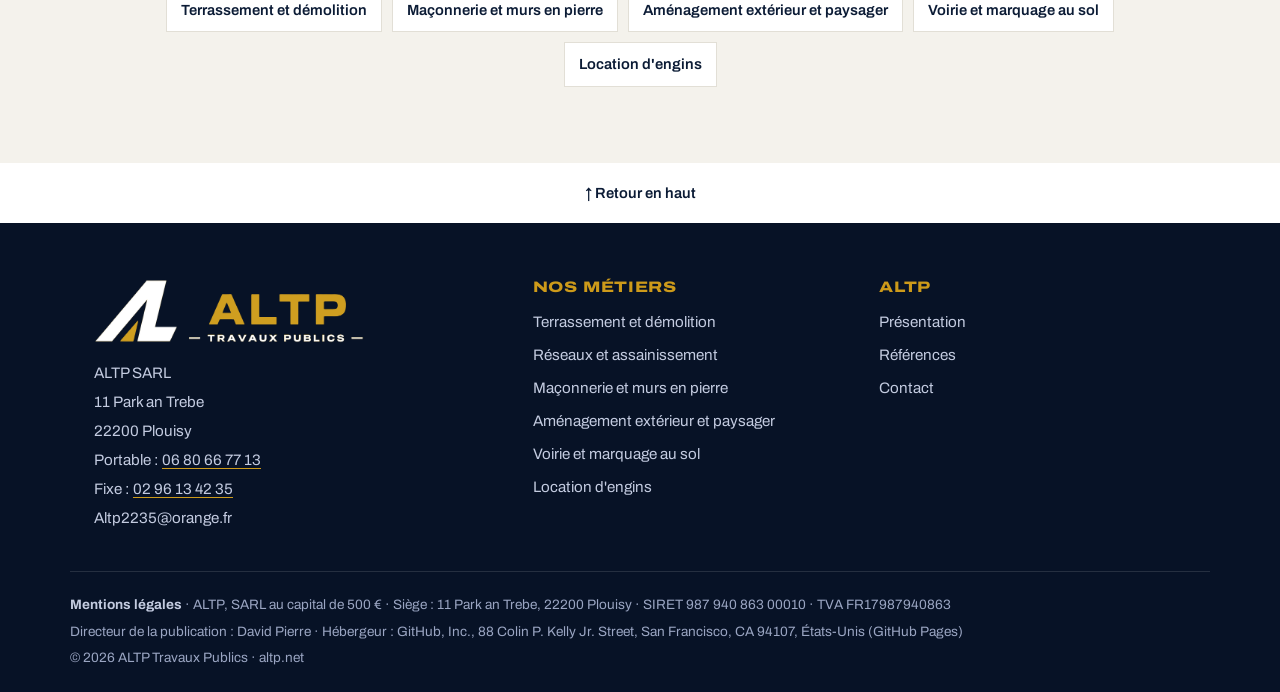
<file: reseaux-assainissement/index.html>
<!DOCTYPE html>
<html lang="fr">
<head>
<meta charset="utf-8">
<meta name="viewport" content="width=device-width, initial-scale=1">
<title>Réseaux et assainissement à Guingamp – ALTP Travaux Publics</title>
<meta name="description" content="Réseaux d&#x27;eaux usées et pluviales, raccordement au tout-à-l&#x27;égout, fosse septique, micro-station, drainage et réseaux secs à Guingamp, Saint-Brieuc et dans les Côtes-d&#x27;Armor.">
<link rel="canonical" href="https://altp.net/reseaux-assainissement/">
<meta property="og:type" content="website">
<meta property="og:title" content="Réseaux et assainissement à Guingamp – ALTP Travaux Publics">
<meta property="og:description" content="Réseaux d&#x27;eaux usées et pluviales, raccordement au tout-à-l&#x27;égout, fosse septique, micro-station, drainage et réseaux secs à Guingamp, Saint-Brieuc et dans les Côtes-d&#x27;Armor.">
<meta property="og:url" content="https://altp.net/reseaux-assainissement/">
<meta property="og:image" content="https://altp.net/plesidy-entree.jpg">
<meta property="og:locale" content="fr_FR">
<link rel="icon" href="/logo.png">
<script type="application/ld+json">
{
  "@context": "https://schema.org",
  "@type": "Service",
  "name": "Réseaux et assainissement",
  "serviceType": "Réseaux et assainissement",
  "description": "Réseaux d'eaux usées et pluviales, raccordement au tout-à-l'égout, fosse septique, micro-station, drainage et réseaux secs à Guingamp, Saint-Brieuc et dans les Côtes-d'Armor.",
  "url": "https://altp.net/reseaux-assainissement/",
  "areaServed": [
    "Plouisy",
    "Guingamp",
    "Plésidy",
    "Ploumagoar",
    "Plouvara",
    "Paimpol",
    "Plouézec",
    "Plouha",
    "Lannion",
    "Trébeurden",
    "Ploumanac'h",
    "Saint-Brieuc",
    "Côtes-d'Armor"
  ],
  "provider": {
    "@type": "GeneralContractor",
    "name": "ALTP Travaux Publics",
    "url": "https://altp.net/",
    "telephone": "+33680667713",
    "address": {
      "@type": "PostalAddress",
      "streetAddress": "11 Park an Trebe",
      "postalCode": "22200",
      "addressLocality": "Plouisy",
      "addressCountry": "FR"
    }
  }
}
</script>
<script type="application/ld+json">
{
  "@context": "https://schema.org",
  "@type": "BreadcrumbList",
  "itemListElement": [
    {
      "@type": "ListItem",
      "position": 1,
      "name": "Accueil",
      "item": "https://altp.net/"
    },
    {
      "@type": "ListItem",
      "position": 2,
      "name": "Réseaux et assainissement",
      "item": "https://altp.net/reseaux-assainissement/"
    }
  ]
}
</script>
<link rel="preconnect" href="https://fonts.googleapis.com">
<link rel="preconnect" href="https://fonts.gstatic.com" crossorigin>
<link href="https://fonts.googleapis.com/css2?family=Archivo:wdth,wght@100..125,400..900&display=swap" rel="stylesheet">
<link rel="stylesheet" href="/style.css">
</head>
<body>
<a class="skip" href="#contenu">Aller au contenu</a>
<a class="skip" href="#pied">Aller au pied de page</a>

<header>
  <div class="wrap nav" id="nav">
    <a class="logo" href="/"><img src="/logo.png" alt="ALTP Travaux Publics" width="465" height="164"></a>
    <ul class="menu">
      <li><button type="button" aria-haspopup="true">L'entreprise</button>
        <ul class="sous">
          <li><a href="/#contenu">Présentation</a></li>
          <li><a href="/#valeurs">Nos valeurs</a></li>
        </ul>
      </li>
      <li class="actif"><button type="button" aria-haspopup="true">Nos métiers</button>
        <ul class="sous">
          <li><a href="/terrassement/">Terrassement et démolition</a></li>
          <li><a href="/reseaux-assainissement/">Réseaux et assainissement</a></li>
          <li><a href="/maconnerie/">Maçonnerie et murs en pierre</a></li>
          <li><a href="/amenagement-exterieur/">Aménagement extérieur et paysager</a></li>
          <li><a href="/voirie/">Voirie et marquage au sol</a></li>
          <li><a href="/location-engins/">Location d'engins avec ou sans chauffeur</a></li>
        </ul>
      </li>
      <li><a href="/#realisations">Références</a></li>
      <li><a href="/#contact">Contact</a></li>
    </ul>
    <a class="btn nav-tel" href="/#contact">Contacter</a>
    <button class="burger" type="button" id="burger" aria-expanded="false">Menu</button>
  </div>
</header>

<div class="ariane" id="haut">
  <div class="wrap"><a href="/">Accueil</a> / <a href="/#metiers">Nos métiers</a> / Réseaux et assainissement</div>
</div>

<main id="contenu">
<section class="page-hero">
  <div class="wrap">
    <div class="texte">
      <h1>Réseaux et assainissement à Guingamp et dans les Côtes-d&#x27;Armor</h1>
      <p class="chapo">Raccordement au tout-à-l&#x27;égout, assainissement individuel, drainage et réseaux secs : ALTP pose vos réseaux enterrés dans les règles, de Guingamp à Saint-Brieuc.</p>
      <div class="boutons">
        <a class="btn" href="#contact">Demander un devis <span class="fl">→</span></a>
        <a class="btn contour" href="tel:+33680667713">06 80 66 77 13</a>
      </div>
    </div>
    <figure><img src="/plesidy-entree.jpg" alt="Entrée pavée avec caniveau à grille pour les eaux de pluie, à Plésidy"></figure>
  </div>
</section>

<section>
  <div class="wrap">
    <div class="etroit texte" style="margin:0">
    <p>Des réseaux bien posés évitent bien des soucis : eaux qui stagnent, canalisations bouchées, terrain humide. ALTP réalise les tranchées, pose les canalisations et les regards, puis remblaie et remet le terrain en état.</p>
    <p>Pour l&#x27;assainissement individuel, nous créons ou remettons aux normes votre installation, qu&#x27;il s&#x27;agisse d&#x27;une fosse septique ou d&#x27;une micro-station.</p>
    </div>
    <h2 style="margin-top:40px">Nos prestations</h2>
    <ul class="prestations">
      <li><b>Eaux usées et eaux pluviales</b><span>Pose de canalisations, regards et branchements pour l&#x27;évacuation des eaux de la maison et du terrain.</span></li>
      <li><b>Raccordement au tout-à-l&#x27;égout</b><span>Tranchée, pose et raccordement de votre habitation au réseau public d&#x27;assainissement.</span></li>
      <li><b>Assainissement non collectif</b><span>Fosse septique, micro-station : création et mise aux normes de l&#x27;assainissement individuel.</span></li>
      <li><b>Drainage</b><span>Drainage autour des fondations et des terrains humides pour évacuer l&#x27;eau et protéger les murs.</span></li>
      <li><b>Eau potable</b><span>Tranchées et pose des canalisations d&#x27;alimentation en eau.</span></li>
      <li><b>Réseaux secs</b><span>Tranchées et fourreaux pour l&#x27;électricité, le téléphone et la fibre.</span></li>
    </ul>
  </div>
</section>



<section>
  <div class="wrap">
    <h2>Pourquoi choisir ALTP</h2>
    <ul class="atouts">
      <li><b>Notre propre matériel</b><span>Mini-pelles, tractopelle et camions : nous ne dépendons pas de la location pour démarrer votre chantier.</span></li>
      <li><b>Un seul interlocuteur</b><span>Du devis à la réception des travaux, vous échangez avec la même personne.</span></li>
      <li><b>Devis après visite</b><span>Nous venons voir le terrain avant de chiffrer, pour un prix juste et sans surprise.</span></li>
    </ul>
    <div class="zone-page">
      <b>Raccordement au tout-à-l&#x27;égout à Guingamp, assainissement individuel à Plouvara ou Plouha, réseaux à Saint-Brieuc ou Lannion : nous intervenons dans toutes les Côtes-d&#x27;Armor.</b>
      <ul class="secteurs">
          <li><b>Autour de Guingamp :</b> Plouisy, Ploumagoar, Plésidy, Plouvara</li>
          <li><b>Côte du Goëlo :</b> Paimpol, Plouézec, Plouha</li>
          <li><b>Côte de Granit Rose :</b> Lannion, Trébeurden, Ploumanac'h</li>
          <li><b>Et jusqu'à Saint-Brieuc</b>, dans toutes les Côtes-d'Armor (22)</li>
        </ul>
    </div>
  </div>
</section>

<section class="fond">
  <div class="wrap">
    <h2>Nos réalisations</h2>
    <ul class="liens-reals">
      <li><a href="/#real-plesidy"><img src="/plesidy-cour.jpg" alt="Aménagement d&#x27;une cour à Plésidy" loading="lazy"><span>Aménagement d&#x27;une cour à Plésidy →</span></a></li>
      <li><a href="/#real-exterieur"><img src="/exterieur-cour.jpg" alt="Aménagement extérieur de A à Z" loading="lazy"><span>Aménagement extérieur de A à Z →</span></a></li>
    </ul>
  </div>
</section>

<section class="cta contact-page" id="contact">
  <div class="wrap">
    <h2>Un projet ? Parlons-en</h2>
    <p>Appelez-nous ou écrivez-nous : nous nous déplaçons sur votre terrain pour établir un devis.</p>
    <ul class="coord">
      <li><b>Portable</b><span class="num-ligne"><a class="num-tel" href="tel:+33680667713">06 80 66 77 13</a><button type="button" class="copier" data-copie="06 80 66 77 13" aria-label="Copier le numéro 06 80 66 77 13">Copier</button></span></li>
      <li><b>Fixe</b><span class="num-ligne"><a class="num-tel" href="tel:+33296134235">02 96 13 42 35</a><button type="button" class="copier" data-copie="02 96 13 42 35" aria-label="Copier le numéro 02 96 13 42 35">Copier</button></span></li>
      <li class="large"><b>E-mail</b><span>Altp2235@orange.fr</span></li>
    </ul>
    <h3 style="margin-top:40px;font-size:1rem;text-transform:uppercase">Nos autres métiers</h3>
    <ul class="autres-metiers" style="justify-content:center">
      <li><a href="/terrassement/">Terrassement et démolition</a></li>
      <li><a href="/maconnerie/">Maçonnerie et murs en pierre</a></li>
      <li><a href="/amenagement-exterieur/">Aménagement extérieur et paysager</a></li>
      <li><a href="/voirie/">Voirie et marquage au sol</a></li>
      <li><a href="/location-engins/">Location d&#x27;engins</a></li>
    </ul>
  </div>
</section>
<a class="haut" href="#haut">↑ Retour en haut</a>
</main>

<footer id="pied">
  <div class="wrap foot">
    <div>
      <a class="logo" href="/"><img src="/logo-blanc.png" alt="ALTP Travaux Publics" width="465" height="164"></a>
      <div class="adresse">
        <span>ALTP SARL</span>
        <span>11 Park an Trebe</span>
        <span>22200 Plouisy</span>
        <span>Portable : <a href="tel:+33680667713">06 80 66 77 13</a></span>
        <span>Fixe : <a href="tel:+33296134235">02 96 13 42 35</a></span>
        <span>Altp2235@orange.fr</span>
      </div>
    </div>
    <div>
      <h3>Nos métiers</h3>
      <ul>
        <li><a href="/terrassement/">Terrassement et démolition</a></li>
        <li><a href="/reseaux-assainissement/">Réseaux et assainissement</a></li>
        <li><a href="/maconnerie/">Maçonnerie et murs en pierre</a></li>
        <li><a href="/amenagement-exterieur/">Aménagement extérieur et paysager</a></li>
        <li><a href="/voirie/">Voirie et marquage au sol</a></li>
        <li><a href="/location-engins/">Location d'engins</a></li>
      </ul>
    </div>
    <div>
      <h3>ALTP</h3>
      <ul>
        <li><a href="/#contenu">Présentation</a></li>
        <li><a href="/#realisations">Références</a></li>
        <li><a href="/#contact">Contact</a></li>
      </ul>
    </div>
  </div>
  <div class="wrap legal-bloc" id="mentions">
    <span><b>Mentions légales</b> · ALTP, SARL au capital de 500 € · Siège : 11 Park an Trebe, 22200 Plouisy · SIRET 987 940 863 00010 · TVA FR17987940863</span>
    <span>Directeur de la publication : David Pierre · Hébergeur : GitHub, Inc., 88 Colin P. Kelly Jr. Street, San Francisco, CA 94107, États-Unis (GitHub Pages)</span>
    <span>© 2026 ALTP Travaux Publics · altp.net</span>
  </div>
</footer>

<script src="/site.js"></script>
</body>
</html>
</file>
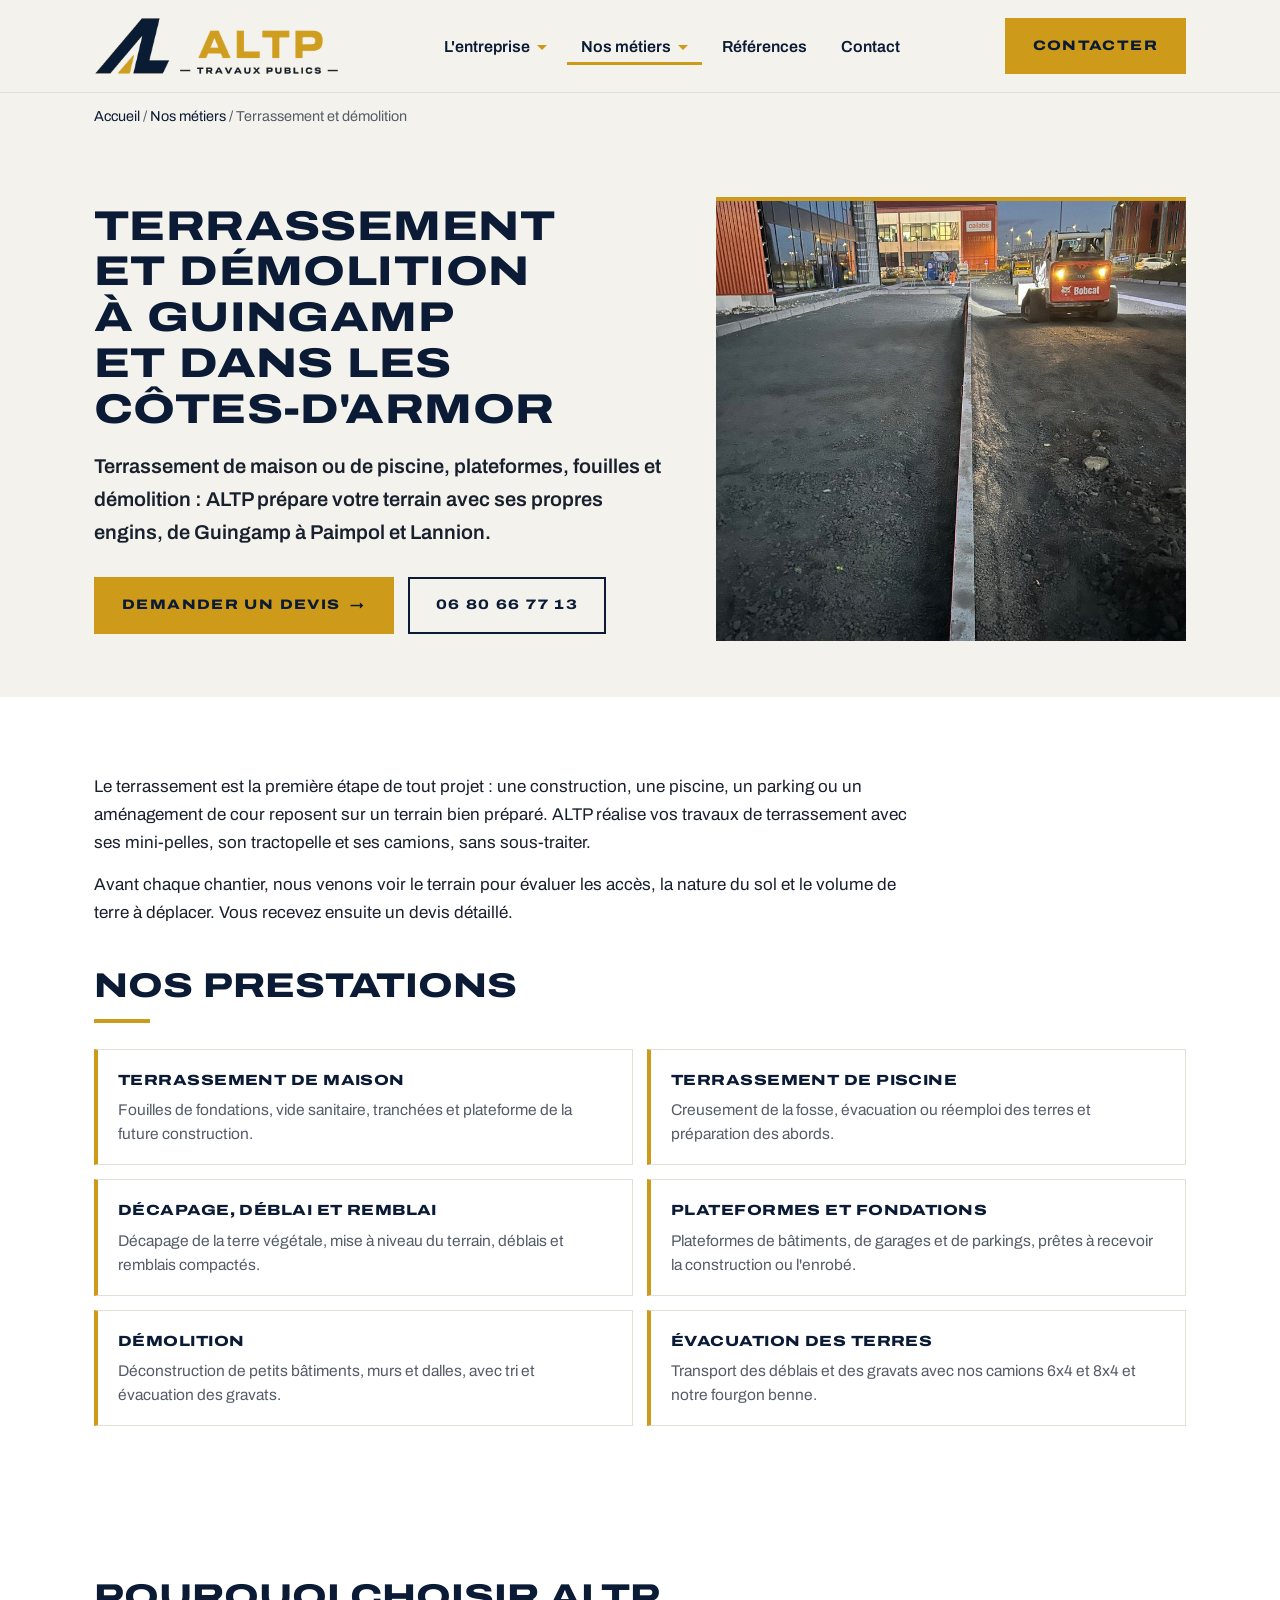
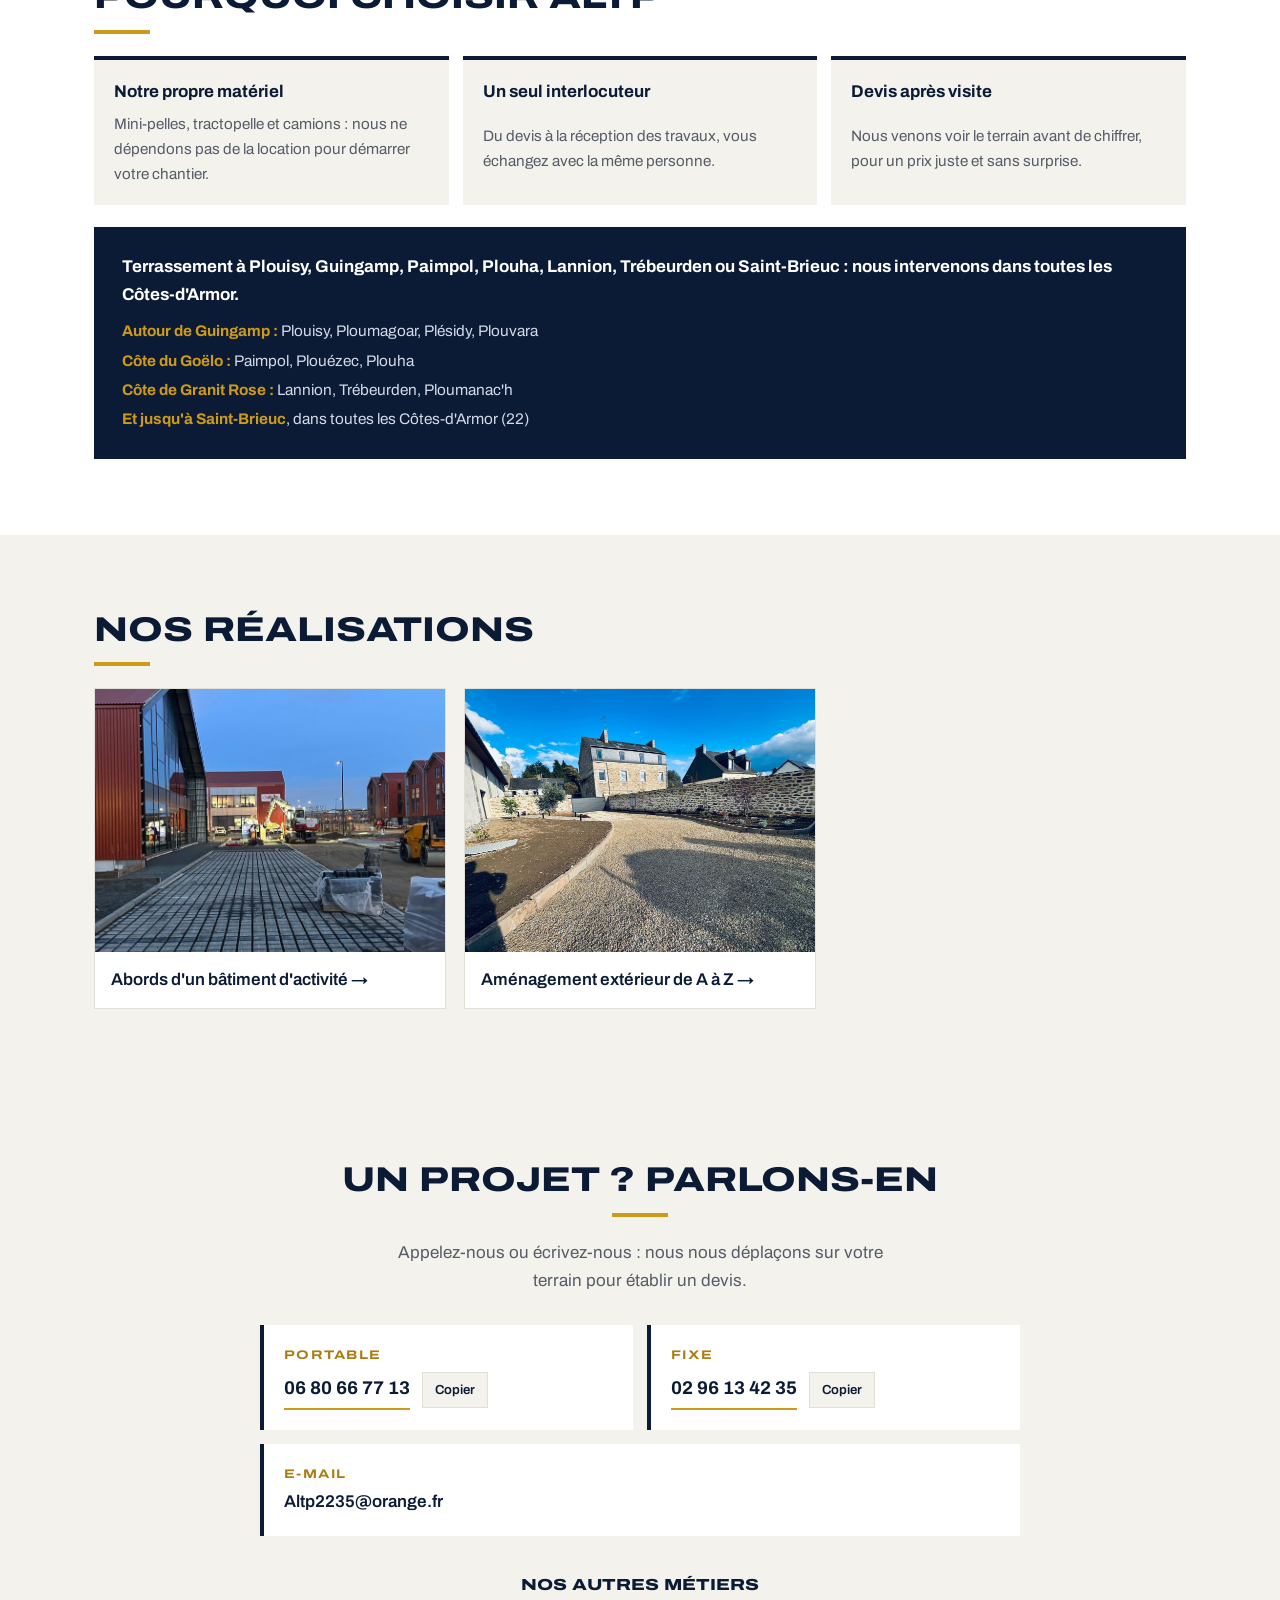
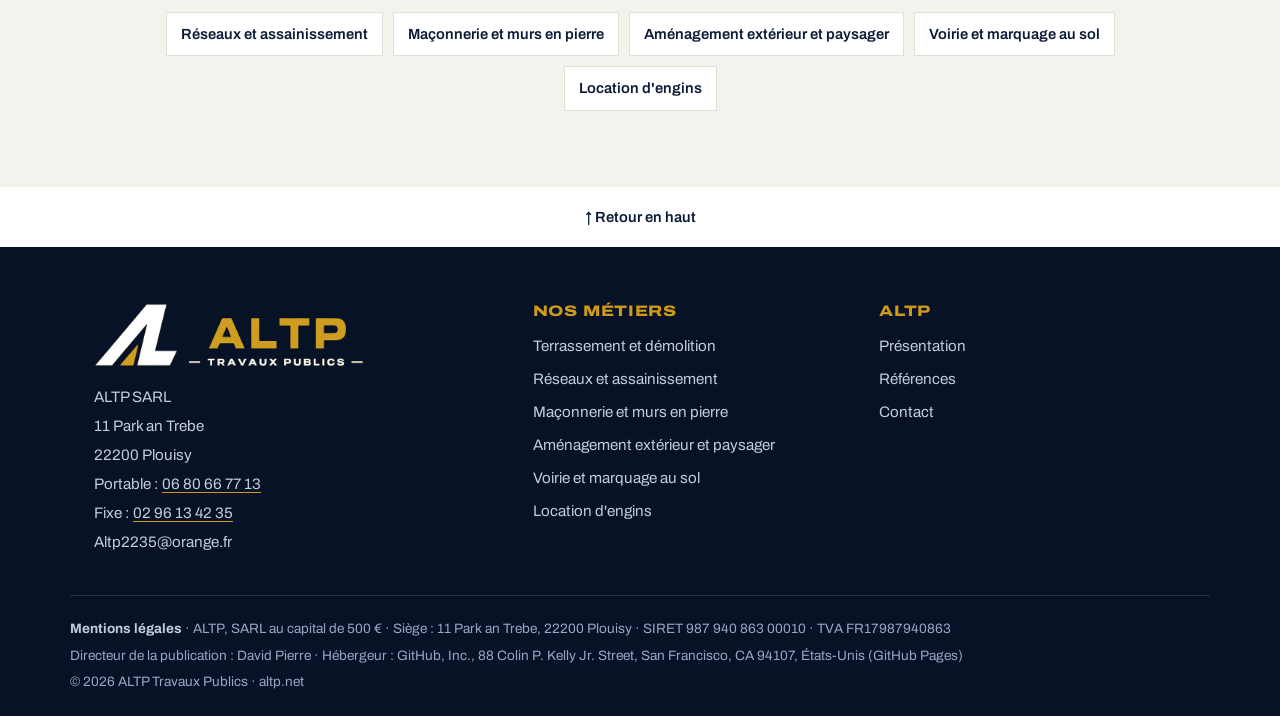
<file: terrassement/index.html>
<!DOCTYPE html>
<html lang="fr">
<head>
<meta charset="utf-8">
<meta name="viewport" content="width=device-width, initial-scale=1">
<title>Terrassement à Guingamp et Paimpol – ALTP Travaux Publics</title>
<meta name="description" content="Terrassement de maison et de piscine, décapage, déblai, remblai, plateformes et démolition à Guingamp, Paimpol, Lannion et dans les Côtes-d&#x27;Armor. ALTP, Plouisy.">
<link rel="canonical" href="https://altp.net/terrassement/">
<meta property="og:type" content="website">
<meta property="og:title" content="Terrassement à Guingamp et Paimpol – ALTP Travaux Publics">
<meta property="og:description" content="Terrassement de maison et de piscine, décapage, déblai, remblai, plateformes et démolition à Guingamp, Paimpol, Lannion et dans les Côtes-d&#x27;Armor. ALTP, Plouisy.">
<meta property="og:url" content="https://altp.net/terrassement/">
<meta property="og:image" content="https://altp.net/zone-bordures.jpg">
<meta property="og:locale" content="fr_FR">
<link rel="icon" href="/logo.png">
<script type="application/ld+json">
{
  "@context": "https://schema.org",
  "@type": "Service",
  "name": "Terrassement et démolition",
  "serviceType": "Terrassement et démolition",
  "description": "Terrassement de maison et de piscine, décapage, déblai, remblai, plateformes et démolition à Guingamp, Paimpol, Lannion et dans les Côtes-d'Armor. ALTP, Plouisy.",
  "url": "https://altp.net/terrassement/",
  "areaServed": [
    "Plouisy",
    "Guingamp",
    "Plésidy",
    "Ploumagoar",
    "Plouvara",
    "Paimpol",
    "Plouézec",
    "Plouha",
    "Lannion",
    "Trébeurden",
    "Ploumanac'h",
    "Saint-Brieuc",
    "Côtes-d'Armor"
  ],
  "provider": {
    "@type": "GeneralContractor",
    "name": "ALTP Travaux Publics",
    "url": "https://altp.net/",
    "telephone": "+33680667713",
    "address": {
      "@type": "PostalAddress",
      "streetAddress": "11 Park an Trebe",
      "postalCode": "22200",
      "addressLocality": "Plouisy",
      "addressCountry": "FR"
    }
  }
}
</script>
<script type="application/ld+json">
{
  "@context": "https://schema.org",
  "@type": "BreadcrumbList",
  "itemListElement": [
    {
      "@type": "ListItem",
      "position": 1,
      "name": "Accueil",
      "item": "https://altp.net/"
    },
    {
      "@type": "ListItem",
      "position": 2,
      "name": "Terrassement et démolition",
      "item": "https://altp.net/terrassement/"
    }
  ]
}
</script>
<link rel="preconnect" href="https://fonts.googleapis.com">
<link rel="preconnect" href="https://fonts.gstatic.com" crossorigin>
<link href="https://fonts.googleapis.com/css2?family=Archivo:wdth,wght@100..125,400..900&display=swap" rel="stylesheet">
<link rel="stylesheet" href="/style.css">
</head>
<body>
<a class="skip" href="#contenu">Aller au contenu</a>
<a class="skip" href="#pied">Aller au pied de page</a>

<header>
  <div class="wrap nav" id="nav">
    <a class="logo" href="/"><img src="/logo.png" alt="ALTP Travaux Publics" width="465" height="164"></a>
    <ul class="menu">
      <li><button type="button" aria-haspopup="true">L'entreprise</button>
        <ul class="sous">
          <li><a href="/#contenu">Présentation</a></li>
          <li><a href="/#valeurs">Nos valeurs</a></li>
        </ul>
      </li>
      <li class="actif"><button type="button" aria-haspopup="true">Nos métiers</button>
        <ul class="sous">
          <li><a href="/terrassement/">Terrassement et démolition</a></li>
          <li><a href="/reseaux-assainissement/">Réseaux et assainissement</a></li>
          <li><a href="/maconnerie/">Maçonnerie et murs en pierre</a></li>
          <li><a href="/amenagement-exterieur/">Aménagement extérieur et paysager</a></li>
          <li><a href="/voirie/">Voirie et marquage au sol</a></li>
          <li><a href="/location-engins/">Location d'engins avec ou sans chauffeur</a></li>
        </ul>
      </li>
      <li><a href="/#realisations">Références</a></li>
      <li><a href="/#contact">Contact</a></li>
    </ul>
    <a class="btn nav-tel" href="/#contact">Contacter</a>
    <button class="burger" type="button" id="burger" aria-expanded="false">Menu</button>
  </div>
</header>

<div class="ariane" id="haut">
  <div class="wrap"><a href="/">Accueil</a> / <a href="/#metiers">Nos métiers</a> / Terrassement et démolition</div>
</div>

<main id="contenu">
<section class="page-hero">
  <div class="wrap">
    <div class="texte">
      <h1>Terrassement et démolition à Guingamp et dans les Côtes-d&#x27;Armor</h1>
      <p class="chapo">Terrassement de maison ou de piscine, plateformes, fouilles et démolition : ALTP prépare votre terrain avec ses propres engins, de Guingamp à Paimpol et Lannion.</p>
      <div class="boutons">
        <a class="btn" href="#contact">Demander un devis <span class="fl">→</span></a>
        <a class="btn contour" href="tel:+33680667713">06 80 66 77 13</a>
      </div>
    </div>
    <figure><img src="/zone-bordures.jpg" alt="Terrassement et pose de bordures sur un chantier ALTP"></figure>
  </div>
</section>

<section>
  <div class="wrap">
    <div class="etroit texte" style="margin:0">
    <p>Le terrassement est la première étape de tout projet : une construction, une piscine, un parking ou un aménagement de cour reposent sur un terrain bien préparé. ALTP réalise vos travaux de terrassement avec ses mini-pelles, son tractopelle et ses camions, sans sous-traiter.</p>
    <p>Avant chaque chantier, nous venons voir le terrain pour évaluer les accès, la nature du sol et le volume de terre à déplacer. Vous recevez ensuite un devis détaillé.</p>
    </div>
    <h2 style="margin-top:40px">Nos prestations</h2>
    <ul class="prestations">
      <li><b>Terrassement de maison</b><span>Fouilles de fondations, vide sanitaire, tranchées et plateforme de la future construction.</span></li>
      <li><b>Terrassement de piscine</b><span>Creusement de la fosse, évacuation ou réemploi des terres et préparation des abords.</span></li>
      <li><b>Décapage, déblai et remblai</b><span>Décapage de la terre végétale, mise à niveau du terrain, déblais et remblais compactés.</span></li>
      <li><b>Plateformes et fondations</b><span>Plateformes de bâtiments, de garages et de parkings, prêtes à recevoir la construction ou l&#x27;enrobé.</span></li>
      <li><b>Démolition</b><span>Déconstruction de petits bâtiments, murs et dalles, avec tri et évacuation des gravats.</span></li>
      <li><b>Évacuation des terres</b><span>Transport des déblais et des gravats avec nos camions 6x4 et 8x4 et notre fourgon benne.</span></li>
    </ul>
  </div>
</section>



<section>
  <div class="wrap">
    <h2>Pourquoi choisir ALTP</h2>
    <ul class="atouts">
      <li><b>Notre propre matériel</b><span>Mini-pelles, tractopelle et camions : nous ne dépendons pas de la location pour démarrer votre chantier.</span></li>
      <li><b>Un seul interlocuteur</b><span>Du devis à la réception des travaux, vous échangez avec la même personne.</span></li>
      <li><b>Devis après visite</b><span>Nous venons voir le terrain avant de chiffrer, pour un prix juste et sans surprise.</span></li>
    </ul>
    <div class="zone-page">
      <b>Terrassement à Plouisy, Guingamp, Paimpol, Plouha, Lannion, Trébeurden ou Saint-Brieuc : nous intervenons dans toutes les Côtes-d&#x27;Armor.</b>
      <ul class="secteurs">
          <li><b>Autour de Guingamp :</b> Plouisy, Ploumagoar, Plésidy, Plouvara</li>
          <li><b>Côte du Goëlo :</b> Paimpol, Plouézec, Plouha</li>
          <li><b>Côte de Granit Rose :</b> Lannion, Trébeurden, Ploumanac'h</li>
          <li><b>Et jusqu'à Saint-Brieuc</b>, dans toutes les Côtes-d'Armor (22)</li>
        </ul>
    </div>
  </div>
</section>

<section class="fond">
  <div class="wrap">
    <h2>Nos réalisations</h2>
    <ul class="liens-reals">
      <li><a href="/#real-abords"><img src="/zone-paves.jpg" alt="Abords d&#x27;un bâtiment d&#x27;activité" loading="lazy"><span>Abords d&#x27;un bâtiment d&#x27;activité →</span></a></li>
      <li><a href="/#real-exterieur"><img src="/exterieur-cour.jpg" alt="Aménagement extérieur de A à Z" loading="lazy"><span>Aménagement extérieur de A à Z →</span></a></li>
    </ul>
  </div>
</section>

<section class="cta contact-page" id="contact">
  <div class="wrap">
    <h2>Un projet ? Parlons-en</h2>
    <p>Appelez-nous ou écrivez-nous : nous nous déplaçons sur votre terrain pour établir un devis.</p>
    <ul class="coord">
      <li><b>Portable</b><span class="num-ligne"><a class="num-tel" href="tel:+33680667713">06 80 66 77 13</a><button type="button" class="copier" data-copie="06 80 66 77 13" aria-label="Copier le numéro 06 80 66 77 13">Copier</button></span></li>
      <li><b>Fixe</b><span class="num-ligne"><a class="num-tel" href="tel:+33296134235">02 96 13 42 35</a><button type="button" class="copier" data-copie="02 96 13 42 35" aria-label="Copier le numéro 02 96 13 42 35">Copier</button></span></li>
      <li class="large"><b>E-mail</b><span>Altp2235@orange.fr</span></li>
    </ul>
    <h3 style="margin-top:40px;font-size:1rem;text-transform:uppercase">Nos autres métiers</h3>
    <ul class="autres-metiers" style="justify-content:center">
      <li><a href="/reseaux-assainissement/">Réseaux et assainissement</a></li>
      <li><a href="/maconnerie/">Maçonnerie et murs en pierre</a></li>
      <li><a href="/amenagement-exterieur/">Aménagement extérieur et paysager</a></li>
      <li><a href="/voirie/">Voirie et marquage au sol</a></li>
      <li><a href="/location-engins/">Location d&#x27;engins</a></li>
    </ul>
  </div>
</section>
<a class="haut" href="#haut">↑ Retour en haut</a>
</main>

<footer id="pied">
  <div class="wrap foot">
    <div>
      <a class="logo" href="/"><img src="/logo-blanc.png" alt="ALTP Travaux Publics" width="465" height="164"></a>
      <div class="adresse">
        <span>ALTP SARL</span>
        <span>11 Park an Trebe</span>
        <span>22200 Plouisy</span>
        <span>Portable : <a href="tel:+33680667713">06 80 66 77 13</a></span>
        <span>Fixe : <a href="tel:+33296134235">02 96 13 42 35</a></span>
        <span>Altp2235@orange.fr</span>
      </div>
    </div>
    <div>
      <h3>Nos métiers</h3>
      <ul>
        <li><a href="/terrassement/">Terrassement et démolition</a></li>
        <li><a href="/reseaux-assainissement/">Réseaux et assainissement</a></li>
        <li><a href="/maconnerie/">Maçonnerie et murs en pierre</a></li>
        <li><a href="/amenagement-exterieur/">Aménagement extérieur et paysager</a></li>
        <li><a href="/voirie/">Voirie et marquage au sol</a></li>
        <li><a href="/location-engins/">Location d'engins</a></li>
      </ul>
    </div>
    <div>
      <h3>ALTP</h3>
      <ul>
        <li><a href="/#contenu">Présentation</a></li>
        <li><a href="/#realisations">Références</a></li>
        <li><a href="/#contact">Contact</a></li>
      </ul>
    </div>
  </div>
  <div class="wrap legal-bloc" id="mentions">
    <span><b>Mentions légales</b> · ALTP, SARL au capital de 500 € · Siège : 11 Park an Trebe, 22200 Plouisy · SIRET 987 940 863 00010 · TVA FR17987940863</span>
    <span>Directeur de la publication : David Pierre · Hébergeur : GitHub, Inc., 88 Colin P. Kelly Jr. Street, San Francisco, CA 94107, États-Unis (GitHub Pages)</span>
    <span>© 2026 ALTP Travaux Publics · altp.net</span>
  </div>
</footer>

<script src="/site.js"></script>
</body>
</html>
</file>
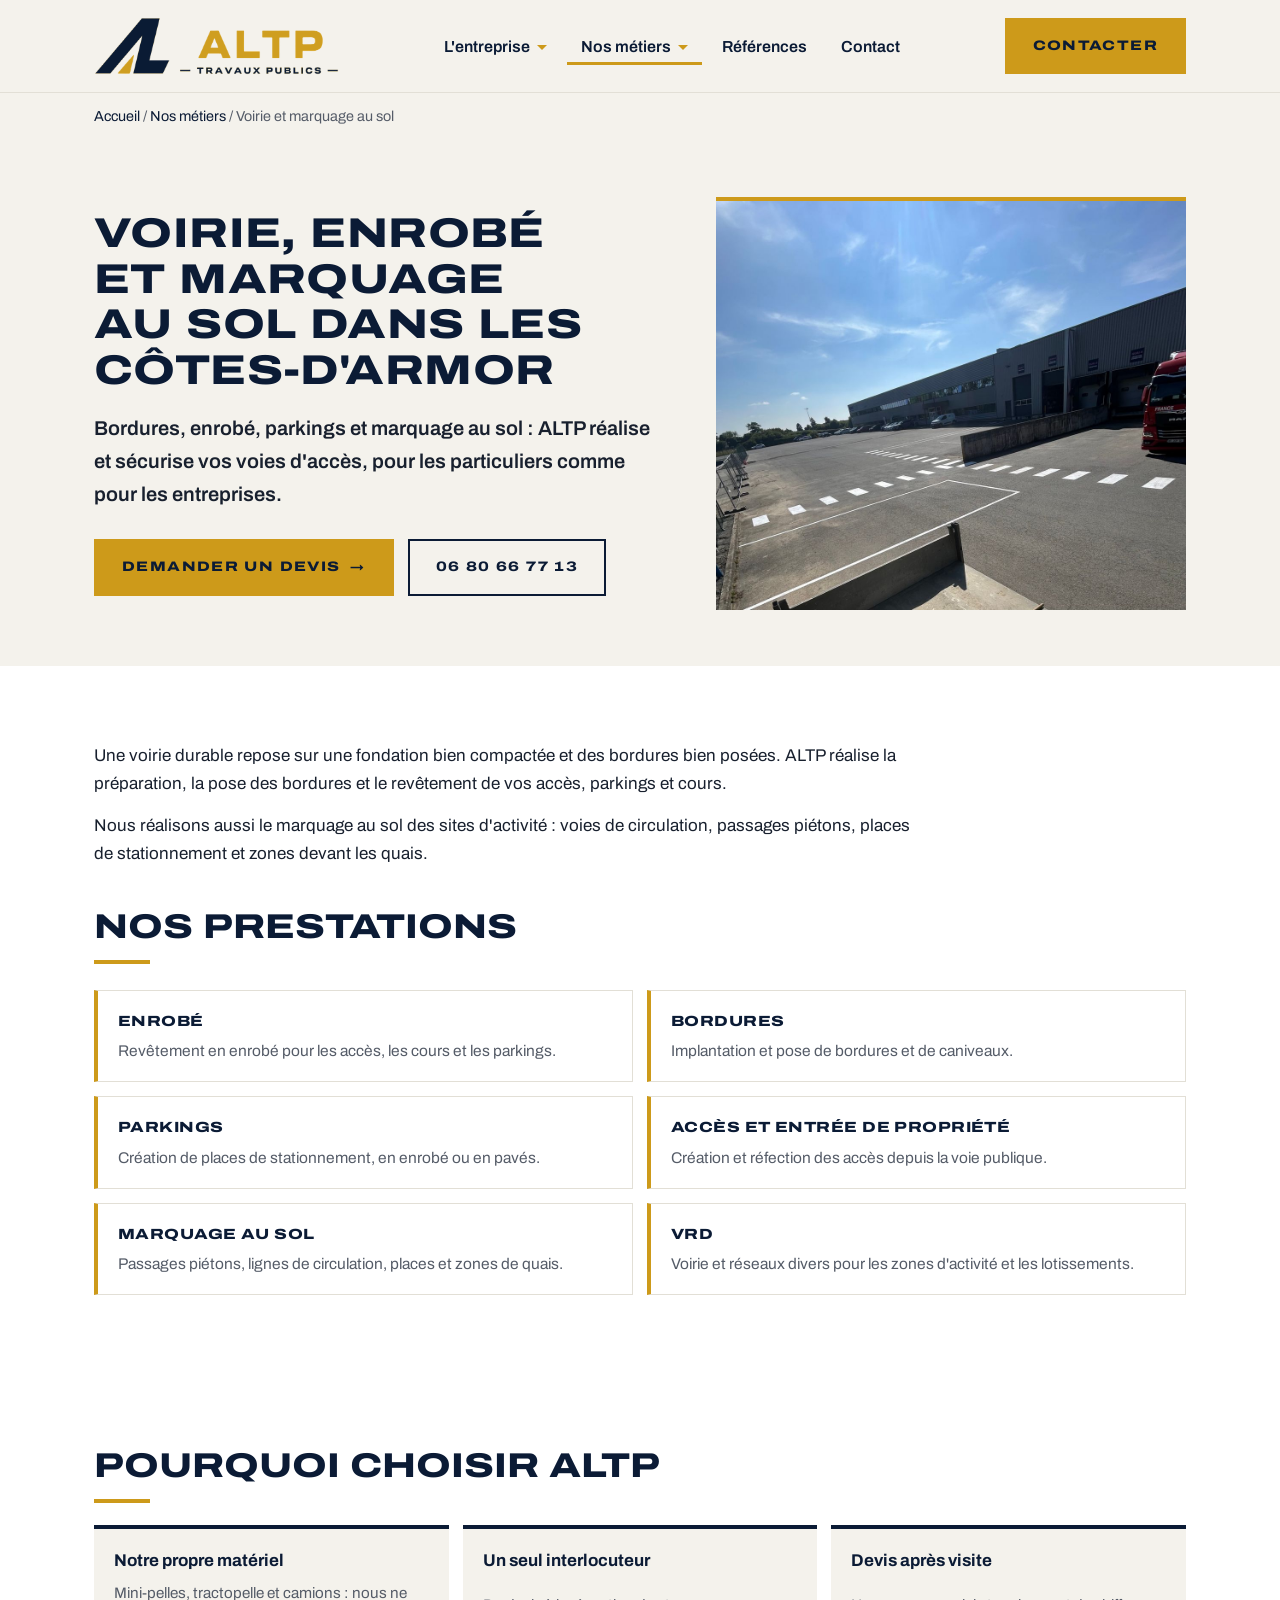
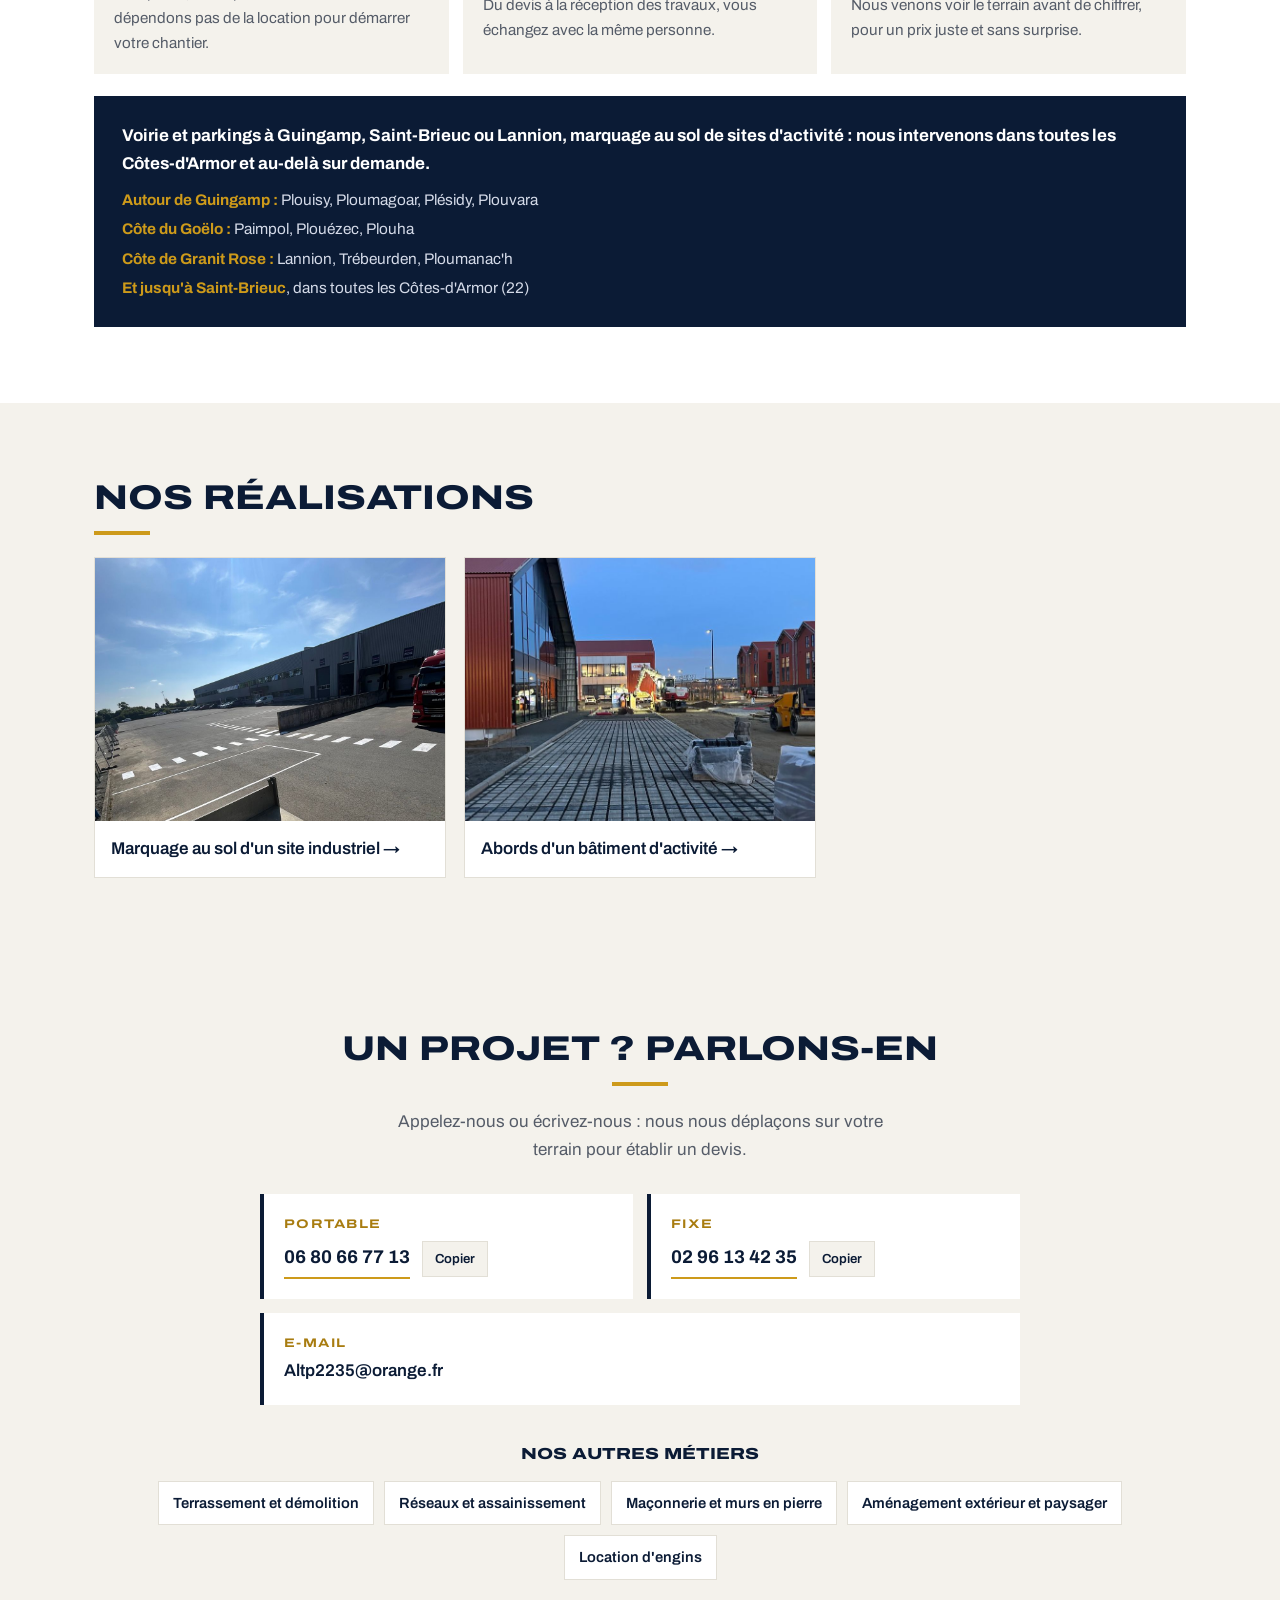
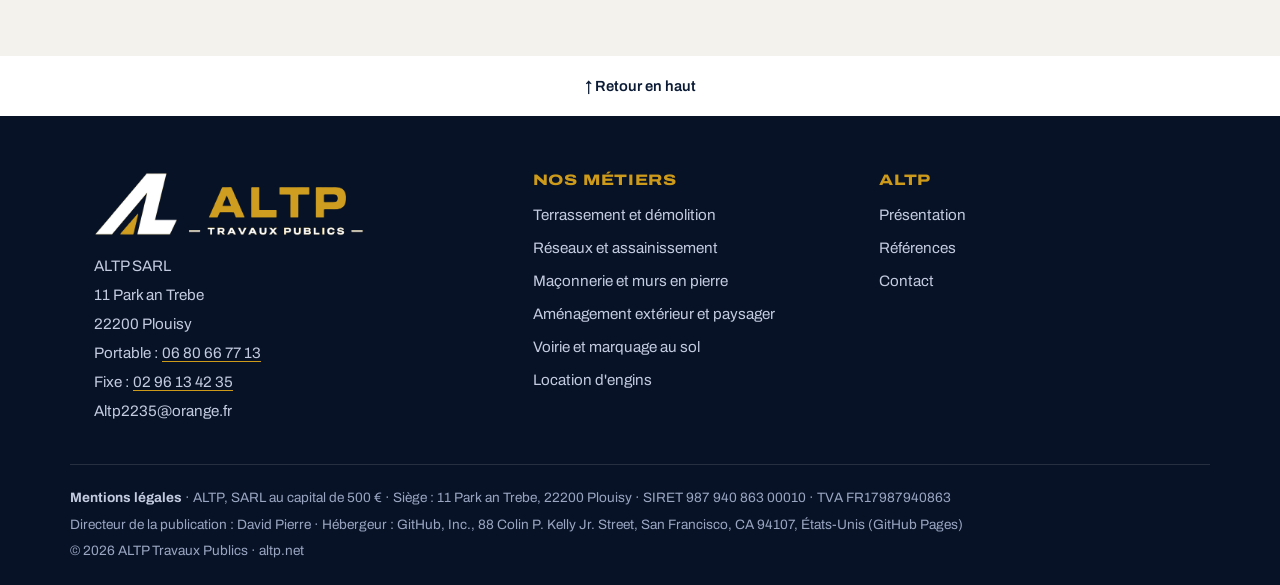
<file: voirie/index.html>
<!DOCTYPE html>
<html lang="fr">
<head>
<meta charset="utf-8">
<meta name="viewport" content="width=device-width, initial-scale=1">
<title>Voirie, enrobé et marquage au sol – ALTP Travaux Publics Guingamp</title>
<meta name="description" content="Voirie, enrobé, bordures, parkings, accès et marquage au sol pour particuliers, entreprises et collectivités à Guingamp, Saint-Brieuc et dans les Côtes-d&#x27;Armor.">
<link rel="canonical" href="https://altp.net/voirie/">
<meta property="og:type" content="website">
<meta property="og:title" content="Voirie, enrobé et marquage au sol – ALTP Travaux Publics Guingamp">
<meta property="og:description" content="Voirie, enrobé, bordures, parkings, accès et marquage au sol pour particuliers, entreprises et collectivités à Guingamp, Saint-Brieuc et dans les Côtes-d&#x27;Armor.">
<meta property="og:url" content="https://altp.net/voirie/">
<meta property="og:image" content="https://altp.net/marquage-quais.jpg">
<meta property="og:locale" content="fr_FR">
<link rel="icon" href="/logo.png">
<script type="application/ld+json">
{
  "@context": "https://schema.org",
  "@type": "Service",
  "name": "Voirie et marquage au sol",
  "serviceType": "Voirie et marquage au sol",
  "description": "Voirie, enrobé, bordures, parkings, accès et marquage au sol pour particuliers, entreprises et collectivités à Guingamp, Saint-Brieuc et dans les Côtes-d'Armor.",
  "url": "https://altp.net/voirie/",
  "areaServed": [
    "Plouisy",
    "Guingamp",
    "Plésidy",
    "Ploumagoar",
    "Plouvara",
    "Paimpol",
    "Plouézec",
    "Plouha",
    "Lannion",
    "Trébeurden",
    "Ploumanac'h",
    "Saint-Brieuc",
    "Côtes-d'Armor"
  ],
  "provider": {
    "@type": "GeneralContractor",
    "name": "ALTP Travaux Publics",
    "url": "https://altp.net/",
    "telephone": "+33680667713",
    "address": {
      "@type": "PostalAddress",
      "streetAddress": "11 Park an Trebe",
      "postalCode": "22200",
      "addressLocality": "Plouisy",
      "addressCountry": "FR"
    }
  }
}
</script>
<script type="application/ld+json">
{
  "@context": "https://schema.org",
  "@type": "BreadcrumbList",
  "itemListElement": [
    {
      "@type": "ListItem",
      "position": 1,
      "name": "Accueil",
      "item": "https://altp.net/"
    },
    {
      "@type": "ListItem",
      "position": 2,
      "name": "Voirie et marquage au sol",
      "item": "https://altp.net/voirie/"
    }
  ]
}
</script>
<link rel="preconnect" href="https://fonts.googleapis.com">
<link rel="preconnect" href="https://fonts.gstatic.com" crossorigin>
<link href="https://fonts.googleapis.com/css2?family=Archivo:wdth,wght@100..125,400..900&display=swap" rel="stylesheet">
<link rel="stylesheet" href="/style.css">
</head>
<body>
<a class="skip" href="#contenu">Aller au contenu</a>
<a class="skip" href="#pied">Aller au pied de page</a>

<header>
  <div class="wrap nav" id="nav">
    <a class="logo" href="/"><img src="/logo.png" alt="ALTP Travaux Publics" width="465" height="164"></a>
    <ul class="menu">
      <li><button type="button" aria-haspopup="true">L'entreprise</button>
        <ul class="sous">
          <li><a href="/#contenu">Présentation</a></li>
          <li><a href="/#valeurs">Nos valeurs</a></li>
        </ul>
      </li>
      <li class="actif"><button type="button" aria-haspopup="true">Nos métiers</button>
        <ul class="sous">
          <li><a href="/terrassement/">Terrassement et démolition</a></li>
          <li><a href="/reseaux-assainissement/">Réseaux et assainissement</a></li>
          <li><a href="/maconnerie/">Maçonnerie et murs en pierre</a></li>
          <li><a href="/amenagement-exterieur/">Aménagement extérieur et paysager</a></li>
          <li><a href="/voirie/">Voirie et marquage au sol</a></li>
          <li><a href="/location-engins/">Location d'engins avec ou sans chauffeur</a></li>
        </ul>
      </li>
      <li><a href="/#realisations">Références</a></li>
      <li><a href="/#contact">Contact</a></li>
    </ul>
    <a class="btn nav-tel" href="/#contact">Contacter</a>
    <button class="burger" type="button" id="burger" aria-expanded="false">Menu</button>
  </div>
</header>

<div class="ariane" id="haut">
  <div class="wrap"><a href="/">Accueil</a> / <a href="/#metiers">Nos métiers</a> / Voirie et marquage au sol</div>
</div>

<main id="contenu">
<section class="page-hero">
  <div class="wrap">
    <div class="texte">
      <h1>Voirie, enrobé et marquage au sol dans les Côtes-d&#x27;Armor</h1>
      <p class="chapo">Bordures, enrobé, parkings et marquage au sol : ALTP réalise et sécurise vos voies d&#x27;accès, pour les particuliers comme pour les entreprises.</p>
      <div class="boutons">
        <a class="btn" href="#contact">Demander un devis <span class="fl">→</span></a>
        <a class="btn contour" href="tel:+33680667713">06 80 66 77 13</a>
      </div>
    </div>
    <figure><img src="/marquage-quais.jpg" alt="Passages piétons et marquage au sol devant des quais de chargement"></figure>
  </div>
</section>

<section>
  <div class="wrap">
    <div class="etroit texte" style="margin:0">
    <p>Une voirie durable repose sur une fondation bien compactée et des bordures bien posées. ALTP réalise la préparation, la pose des bordures et le revêtement de vos accès, parkings et cours.</p>
    <p>Nous réalisons aussi le marquage au sol des sites d&#x27;activité : voies de circulation, passages piétons, places de stationnement et zones devant les quais.</p>
    </div>
    <h2 style="margin-top:40px">Nos prestations</h2>
    <ul class="prestations">
      <li><b>Enrobé</b><span>Revêtement en enrobé pour les accès, les cours et les parkings.</span></li>
      <li><b>Bordures</b><span>Implantation et pose de bordures et de caniveaux.</span></li>
      <li><b>Parkings</b><span>Création de places de stationnement, en enrobé ou en pavés.</span></li>
      <li><b>Accès et entrée de propriété</b><span>Création et réfection des accès depuis la voie publique.</span></li>
      <li><b>Marquage au sol</b><span>Passages piétons, lignes de circulation, places et zones de quais.</span></li>
      <li><b>VRD</b><span>Voirie et réseaux divers pour les zones d&#x27;activité et les lotissements.</span></li>
    </ul>
  </div>
</section>



<section>
  <div class="wrap">
    <h2>Pourquoi choisir ALTP</h2>
    <ul class="atouts">
      <li><b>Notre propre matériel</b><span>Mini-pelles, tractopelle et camions : nous ne dépendons pas de la location pour démarrer votre chantier.</span></li>
      <li><b>Un seul interlocuteur</b><span>Du devis à la réception des travaux, vous échangez avec la même personne.</span></li>
      <li><b>Devis après visite</b><span>Nous venons voir le terrain avant de chiffrer, pour un prix juste et sans surprise.</span></li>
    </ul>
    <div class="zone-page">
      <b>Voirie et parkings à Guingamp, Saint-Brieuc ou Lannion, marquage au sol de sites d&#x27;activité : nous intervenons dans toutes les Côtes-d&#x27;Armor et au-delà sur demande.</b>
      <ul class="secteurs">
          <li><b>Autour de Guingamp :</b> Plouisy, Ploumagoar, Plésidy, Plouvara</li>
          <li><b>Côte du Goëlo :</b> Paimpol, Plouézec, Plouha</li>
          <li><b>Côte de Granit Rose :</b> Lannion, Trébeurden, Ploumanac'h</li>
          <li><b>Et jusqu'à Saint-Brieuc</b>, dans toutes les Côtes-d'Armor (22)</li>
        </ul>
    </div>
  </div>
</section>

<section class="fond">
  <div class="wrap">
    <h2>Nos réalisations</h2>
    <ul class="liens-reals">
      <li><a href="/#real-marquage"><img src="/marquage-quais.jpg" alt="Marquage au sol d&#x27;un site industriel" loading="lazy"><span>Marquage au sol d&#x27;un site industriel →</span></a></li>
      <li><a href="/#real-abords"><img src="/zone-paves.jpg" alt="Abords d&#x27;un bâtiment d&#x27;activité" loading="lazy"><span>Abords d&#x27;un bâtiment d&#x27;activité →</span></a></li>
    </ul>
  </div>
</section>

<section class="cta contact-page" id="contact">
  <div class="wrap">
    <h2>Un projet ? Parlons-en</h2>
    <p>Appelez-nous ou écrivez-nous : nous nous déplaçons sur votre terrain pour établir un devis.</p>
    <ul class="coord">
      <li><b>Portable</b><span class="num-ligne"><a class="num-tel" href="tel:+33680667713">06 80 66 77 13</a><button type="button" class="copier" data-copie="06 80 66 77 13" aria-label="Copier le numéro 06 80 66 77 13">Copier</button></span></li>
      <li><b>Fixe</b><span class="num-ligne"><a class="num-tel" href="tel:+33296134235">02 96 13 42 35</a><button type="button" class="copier" data-copie="02 96 13 42 35" aria-label="Copier le numéro 02 96 13 42 35">Copier</button></span></li>
      <li class="large"><b>E-mail</b><span>Altp2235@orange.fr</span></li>
    </ul>
    <h3 style="margin-top:40px;font-size:1rem;text-transform:uppercase">Nos autres métiers</h3>
    <ul class="autres-metiers" style="justify-content:center">
      <li><a href="/terrassement/">Terrassement et démolition</a></li>
      <li><a href="/reseaux-assainissement/">Réseaux et assainissement</a></li>
      <li><a href="/maconnerie/">Maçonnerie et murs en pierre</a></li>
      <li><a href="/amenagement-exterieur/">Aménagement extérieur et paysager</a></li>
      <li><a href="/location-engins/">Location d&#x27;engins</a></li>
    </ul>
  </div>
</section>
<a class="haut" href="#haut">↑ Retour en haut</a>
</main>

<footer id="pied">
  <div class="wrap foot">
    <div>
      <a class="logo" href="/"><img src="/logo-blanc.png" alt="ALTP Travaux Publics" width="465" height="164"></a>
      <div class="adresse">
        <span>ALTP SARL</span>
        <span>11 Park an Trebe</span>
        <span>22200 Plouisy</span>
        <span>Portable : <a href="tel:+33680667713">06 80 66 77 13</a></span>
        <span>Fixe : <a href="tel:+33296134235">02 96 13 42 35</a></span>
        <span>Altp2235@orange.fr</span>
      </div>
    </div>
    <div>
      <h3>Nos métiers</h3>
      <ul>
        <li><a href="/terrassement/">Terrassement et démolition</a></li>
        <li><a href="/reseaux-assainissement/">Réseaux et assainissement</a></li>
        <li><a href="/maconnerie/">Maçonnerie et murs en pierre</a></li>
        <li><a href="/amenagement-exterieur/">Aménagement extérieur et paysager</a></li>
        <li><a href="/voirie/">Voirie et marquage au sol</a></li>
        <li><a href="/location-engins/">Location d'engins</a></li>
      </ul>
    </div>
    <div>
      <h3>ALTP</h3>
      <ul>
        <li><a href="/#contenu">Présentation</a></li>
        <li><a href="/#realisations">Références</a></li>
        <li><a href="/#contact">Contact</a></li>
      </ul>
    </div>
  </div>
  <div class="wrap legal-bloc" id="mentions">
    <span><b>Mentions légales</b> · ALTP, SARL au capital de 500 € · Siège : 11 Park an Trebe, 22200 Plouisy · SIRET 987 940 863 00010 · TVA FR17987940863</span>
    <span>Directeur de la publication : David Pierre · Hébergeur : GitHub, Inc., 88 Colin P. Kelly Jr. Street, San Francisco, CA 94107, États-Unis (GitHub Pages)</span>
    <span>© 2026 ALTP Travaux Publics · altp.net</span>
  </div>
</footer>

<script src="/site.js"></script>
</body>
</html>
</file>
<file: style.css>
/* Page « Présentation » : bleu nuit et or du logo, Archivo élargie comme le logotype.
   Ordre : fil d'Ariane, grande photo, intro + équipe, équipes de travaux, photo, chiffres clés, valeurs, deux photos, appel à l'action, pied de page. */
:root{
  --marine:#0b1b35;
  --marine-2:#071226;
  --fond:#f4f2ec;
  --gris:#e2dfd6;
  --accent:#cd9a1a;
  --accent-fonce:#a87c10;
  --texte:#18202e;
  --texte-doux:#555c68;
  --blanc:#ffffff;
  --display:"Archivo","Arial Black",Arial,sans-serif;
  --body:"Archivo","Segoe UI",Helvetica,Arial,sans-serif;
  color-scheme:light;
}
*{box-sizing:border-box;margin:0;padding:0}
html{scroll-behavior:smooth}
@media (prefers-reduced-motion:reduce){html{scroll-behavior:auto}*{transition:none!important}}
body{background:var(--blanc);color:var(--texte);font-family:var(--body);font-size:17px;line-height:1.65}
a{color:inherit}
:focus-visible{outline:3px solid var(--accent);outline-offset:3px}
h1,h2,h3{font-family:var(--display);font-stretch:125%;font-weight:800;line-height:1.1;text-wrap:balance;color:var(--marine)}
.wrap{max-width:1140px;margin:0 auto;padding:0 24px}
.etroit{max-width:820px}
.skip{position:absolute;left:-9999px}
.skip:focus{left:12px;top:12px;background:var(--blanc);padding:8px 12px;z-index:50}

/* En-tête */
header{background:var(--fond);border-bottom:1px solid var(--gris);position:sticky;top:0;z-index:20}
.nav{display:flex;align-items:center;justify-content:space-between;gap:20px;min-height:92px}
.logo{display:flex;align-items:center;gap:12px;text-decoration:none}
.logo img{display:block;height:58px;width:auto}
.menu{display:flex;align-items:center;gap:6px;list-style:none}
.menu > li{position:relative}
.menu > li > a,.menu > li > button{display:block;padding:10px 14px;font:600 1rem var(--body);color:var(--marine);text-decoration:none;background:none;border:0;cursor:pointer}
.menu > li > button::after{content:"";display:inline-block;margin-left:7px;border:5px solid transparent;border-top-color:var(--accent);transform:translateY(3px)}
.menu > li:hover > a,.menu > li:hover > button{color:var(--accent-fonce)}
.sous{position:absolute;top:100%;left:0;min-width:240px;background:var(--blanc);border-top:3px solid var(--accent);box-shadow:0 12px 30px rgba(20,35,74,.14);list-style:none;padding:8px 0;display:none}
.menu > li:hover .sous,.menu > li:focus-within .sous{display:block}
.sous a{display:block;padding:9px 18px;text-decoration:none;font-size:.96rem}
.sous a:hover{background:var(--fond);color:var(--accent-fonce)}
.menu .actif > button{box-shadow:inset 0 -3px 0 var(--accent)}
.reseaux{display:flex;gap:8px}
.reseaux a{width:36px;height:36px;display:grid;place-items:center;background:var(--fond);color:var(--marine);text-decoration:none;font-weight:700;font-size:.85rem}
.reseaux a:hover{background:var(--marine);color:var(--blanc)}
.nav-tel{padding:12px 18px}
.burger{display:none;font:600 1rem var(--body);background:var(--marine);color:var(--blanc);border:0;padding:10px 16px;cursor:pointer}

/* Fil d'Ariane */
.ariane{background:var(--fond);font-size:.9rem;color:var(--texte-doux);padding:12px 0}
.ariane a{text-decoration:none;color:var(--marine)}
.ariane a:hover{color:var(--accent-fonce)}

/* Photos à fournir */
.photo{position:relative;background:linear-gradient(135deg,#1a2d52,#0b1b35);overflow:hidden;display:grid;place-items:center}
.photo svg.decor{position:absolute;inset:0;width:100%;height:100%}
.photo .etiq{position:relative;background:rgba(255,255,255,.92);color:var(--marine);font-weight:600;font-size:.88rem;padding:8px 14px;border-left:4px solid var(--accent)}
.hero-photo{height:min(52vw,460px)}
.large-photo{height:min(46vw,400px);margin:0}
.duo{display:grid;grid-template-columns:1fr 1fr;gap:20px}
.duo .photo{aspect-ratio:4/3}

section{padding:76px 0}
h1{font-size:clamp(2.1rem,4.6vw,3.3rem);font-weight:800;letter-spacing:.01em;text-transform:uppercase}
h2{font-size:clamp(1.55rem,3vw,2.15rem);font-weight:800;text-transform:uppercase;margin-bottom:22px}
h2::after{content:"";display:block;width:56px;height:4px;background:var(--accent);margin-top:14px}
.chapo{font-size:1.25rem;font-weight:600;color:var(--marine);margin:18px 0 20px}
p + p{margin-top:14px}
.texte p{color:var(--texte)}

/* Listes de personnes */
.equipe{list-style:none;display:grid;grid-template-columns:repeat(2,1fr);gap:12px;margin:26px 0}
.equipe li{background:var(--fond);padding:16px 18px;border-left:4px solid var(--marine);display:grid;gap:2px}
.equipe b{font-family:var(--display);font-stretch:125%;font-weight:700;font-size:1rem;color:var(--marine);text-transform:uppercase;letter-spacing:.02em}
.equipe span{font-size:.94rem;color:var(--texte-doux)}
.ph{background:#fbf1d6;border:1px dashed var(--accent);padding:0 5px}
.zone{display:flex;gap:12px;align-items:flex-start;background:var(--marine);color:var(--blanc);padding:18px 22px;margin:26px 0}
.zone svg{flex:none;margin-top:3px}

.boutons{display:flex;gap:14px;flex-wrap:wrap;margin-top:28px}
.btn{display:inline-flex;align-items:center;gap:10px;font-family:var(--display);font-stretch:125%;font-weight:800;text-transform:uppercase;letter-spacing:.1em;font-size:.86rem;padding:15px 26px;background:var(--accent);color:var(--marine);text-decoration:none;border:2px solid var(--accent);transition:background .15s,color .15s}
.btn:hover{background:var(--marine);border-color:var(--marine);color:var(--blanc)}
.btn.contour{background:transparent;color:var(--marine);border-color:var(--marine)}
.btn.contour:hover{background:var(--marine);color:var(--blanc)}
.btn .fl{transition:transform .15s}
.btn:hover .fl{transform:translateX(4px)}

/* Équipes de travaux */
.fond{background:var(--fond)}
.chefs{list-style:none;display:grid;grid-template-columns:repeat(4,1fr);gap:14px;margin-top:30px}
.chefs li{background:var(--blanc);padding:20px;display:grid;gap:6px;border-top:4px solid var(--accent)}
.chefs .metier{font-family:var(--display);font-stretch:125%;font-weight:800;text-transform:uppercase;color:var(--marine);font-size:.95rem;letter-spacing:.03em;line-height:1.1}
.chefs .chef{font-size:.92rem;color:var(--texte-doux)}

/* Chiffres clés */
.chiffres{background:var(--marine);color:var(--blanc)}
.chiffres h2{color:var(--blanc)}
.chiffres-grid{list-style:none;display:grid;grid-template-columns:repeat(5,1fr);gap:2px;background:rgba(255,255,255,.12);margin-top:10px}
.chiffres-grid li{background:var(--marine);padding:28px 20px;display:grid;gap:6px;align-content:start}
.chiffres-grid strong{font-family:var(--display);font-stretch:125%;font-weight:800;font-size:clamp(1.5rem,2.4vw,2rem);line-height:1;color:var(--accent);font-variant-numeric:tabular-nums}
.chiffres-grid span{font-size:.95rem;color:#d4dae8}
.note{font-size:.82rem;color:#aab4cc;margin-top:16px}

/* Valeurs */
.valeurs p{font-size:1.08rem}
.valeurs p:first-of-type{font-size:1.25rem;font-weight:600;color:var(--marine)}

.lien-suite{display:inline-flex;gap:10px;margin-top:22px;font-family:var(--display);font-stretch:125%;font-weight:800;font-size:.9rem;text-transform:uppercase;letter-spacing:.08em;color:var(--marine);text-decoration:none;border-bottom:3px solid var(--accent);padding-bottom:3px}
.lien-suite:hover{color:var(--accent-fonce)}

/* CTA */
.cta{background:var(--fond);text-align:center}
.cta h2::after{margin-left:auto;margin-right:auto}
.cta p{color:var(--texte-doux);max-width:52ch;margin:0 auto}
.cta .boutons{justify-content:center}
.haut{display:block;text-align:center;padding:18px 0;font-weight:600;color:var(--marine);text-decoration:none;font-size:.92rem}
.haut:hover{color:var(--accent-fonce)}

.mail-affiche{margin:22px auto 0;display:inline-block;background:var(--blanc);border-left:4px solid var(--accent);padding:14px 22px;font-size:1.15rem;color:var(--marine)}
.mail-affiche strong{user-select:all}
.mail-affiche[hidden]{display:none}
button.btn{cursor:pointer}

.metiers .formule{font-size:.92rem;color:var(--texte);line-height:1.45;padding-left:12px;border-left:3px solid var(--accent)}
.metiers .formule b{color:var(--marine)}

.num-ligne{display:flex;align-items:center;gap:12px;flex-wrap:wrap}
.num-tel{font-weight:700;font-size:1.15rem;color:var(--marine);text-decoration:none;border-bottom:2px solid var(--accent);padding:4px 0;font-variant-numeric:tabular-nums}
.num-tel:hover{color:var(--accent-fonce)}
.copier{font:600 .82rem var(--body);background:var(--fond);color:var(--marine);border:1px solid var(--gris);padding:6px 12px;cursor:pointer;min-height:36px}
.copier:hover{border-color:var(--marine)}
.copier.ok{background:var(--accent);border-color:var(--accent)}
footer .adresse a{text-decoration:underline;text-decoration-color:var(--accent);text-underline-offset:3px}
.tel-court{display:none}
@media (max-width:980px){.nav-tel{padding:10px 14px;font-size:.8rem}}
@media (max-width:620px){.nav{gap:6px;padding:0 14px}.logo img{height:34px}.nav-tel{margin-left:auto;padding:9px 10px;font-size:.7rem;letter-spacing:.06em}.burger{padding:9px 12px;font-size:.9rem}}


/* Location d'engins */
.engins-titre{font-size:.95rem;text-transform:uppercase;letter-spacing:.06em;margin-top:22px;color:var(--accent-fonce)}
.engins{list-style:none;display:grid;grid-template-columns:repeat(3,minmax(0,1fr));gap:12px;margin-top:12px}
.engins li{border:1px solid var(--gris);border-top:3px solid var(--marine);padding:14px 16px;display:grid;gap:4px;align-content:start}
.engins b{font-family:var(--display);font-stretch:125%;font-weight:800;color:var(--marine);font-size:.95rem}
.engins span{font-size:.88rem;color:var(--texte-doux);line-height:1.45}
@media (max-width:620px){.engins{grid-template-columns:1fr}}
.location{display:grid;grid-template-columns:minmax(0,.8fr) minmax(0,1.2fr);gap:48px;align-items:center}
.location-photo{margin:0;background:var(--marine);overflow:hidden;border-top:4px solid var(--accent)}
.location-photo img{display:block;width:100%;height:auto;max-height:620px;object-fit:cover}
.formules{list-style:none;display:grid;gap:14px;margin:24px 0 6px}
.formules li{background:var(--fond);border-left:4px solid var(--accent);padding:16px 20px;display:grid;gap:4px}
.formules b{font-family:var(--display);font-stretch:125%;font-weight:800;text-transform:uppercase;color:var(--marine);font-size:.95rem;letter-spacing:.03em}
.formules span{color:var(--texte-doux);font-size:.98rem}
.carte-lien{margin-top:6px;font-weight:600;font-size:.9rem;color:var(--accent-fonce);text-decoration:none}
.carte-lien:hover{text-decoration:underline}
#location{scroll-margin-top:100px}
@media (max-width:860px){.location{grid-template-columns:1fr;gap:28px}.location-photo img{max-height:460px}}

.zone-texte{display:grid;gap:8px}
.secteurs{list-style:none;display:grid;gap:4px;font-size:.96rem}
.secteurs b{color:var(--accent)}
.metiers li{align-content:start}
.metiers .carte-lien{margin-top:auto;padding-top:6px}

/* Pied de page */
footer{background:var(--marine-2);color:#c3cbe0;padding:56px 0 0;font-size:.95rem}
.foot{display:grid;grid-template-columns:1.3fr 1fr 1fr;gap:40px;padding-bottom:40px}
footer .logo img{height:64px}
footer h3{color:var(--accent);font-size:.95rem;text-transform:uppercase;margin-bottom:14px;letter-spacing:.04em}
footer ul{list-style:none;display:grid;gap:8px}
footer a{text-decoration:none}
footer a:hover{color:var(--accent)}
.adresse{margin-top:18px;display:grid;gap:4px}
footer .reseaux{margin-top:18px}
footer .reseaux a{background:rgba(255,255,255,.08);color:var(--blanc)}
footer .ph,.zone .ph{color:var(--texte)}
.legal{border-top:1px solid rgba(255,255,255,.12);padding:18px 0;font-size:.85rem;display:flex;flex-wrap:wrap;gap:8px 22px;color:#9aa5c2}

@media (max-width:980px){
  .menu,.nav .reseaux{display:none}
  .burger{display:block}
  .nav.ouvert{flex-wrap:wrap}
  .nav.ouvert .menu{display:flex;flex-direction:column;align-items:stretch;width:100%;padding-bottom:14px}
  .nav.ouvert .sous{display:block;position:static;box-shadow:none;border-top:0;padding:0 0 0 14px}
  .chefs{grid-template-columns:repeat(2,1fr)}
  .chiffres-grid{grid-template-columns:repeat(2,1fr)}
  .foot{grid-template-columns:1fr 1fr}
}
@media (max-width:620px){
  .equipe,.chefs,.duo,.foot{grid-template-columns:1fr}
  .chiffres-grid{grid-template-columns:1fr}
  section{padding:56px 0}
}

/* Métiers */
.metiers{list-style:none;display:grid;grid-template-columns:repeat(3,1fr);gap:14px;margin-top:30px}
.metiers li{background:var(--blanc);padding:22px 20px;display:grid;gap:8px;border-top:4px solid var(--accent);align-content:start}
.metiers .nom{font-family:var(--display);font-stretch:125%;font-weight:800;text-transform:uppercase;color:var(--marine);font-size:.95rem;letter-spacing:.03em;line-height:1.2}
.metiers .desc{font-size:.92rem;color:var(--texte-doux);line-height:1.5}
.coord{list-style:none;display:grid;grid-template-columns:repeat(2,1fr);gap:14px;margin-top:30px;text-align:left}
.coord li.large{grid-column:1/-1}
.coord li{background:var(--blanc);padding:20px;display:grid;gap:4px;border-left:4px solid var(--marine)}
.coord b{font-family:var(--display);font-stretch:125%;font-size:.78rem;letter-spacing:.12em;text-transform:uppercase;color:var(--accent-fonce)}
.coord span{font-weight:600;color:var(--marine)}
.legal-bloc{border-top:1px solid rgba(255,255,255,.12);padding:22px 0;font-size:.85rem;color:#9aa5c2;display:grid;gap:4px}
.legal-bloc b{color:#c3cbe0}
@media (max-width:980px){.metiers{grid-template-columns:repeat(2,1fr)}.coord{grid-template-columns:1fr}}
@media (max-width:620px){.metiers{grid-template-columns:1fr}}

/* Réalisations */
.real{display:grid;grid-template-columns:1.1fr 1fr 1fr;gap:18px;align-items:stretch;margin-top:10px}
.real-texte{background:var(--blanc);padding:30px 28px;display:grid;gap:14px;align-content:start;border-top:4px solid var(--accent)}
.real-cat{font-family:var(--display);font-stretch:125%;font-weight:700;font-size:.74rem;letter-spacing:.12em;text-transform:uppercase;color:var(--accent-fonce)}
.real-texte h3{font-size:1.3rem;text-transform:uppercase}
.real-texte p{font-size:.98rem}
.real dl{display:grid;grid-template-columns:auto 1fr;gap:6px 14px;font-size:.92rem;border-top:1px solid var(--gris);padding-top:14px}
.real dt{color:var(--texte-doux)}
.real dd{font-weight:600;color:var(--marine)}
.real-photo{margin:0;overflow:hidden;background:var(--marine)}
.real-photo img{display:block;width:100%;height:100%;object-fit:cover;aspect-ratio:3/4;transition:transform .4s}
.real-photo:hover img{transform:scale(1.03)}
.real + .real{margin-top:18px}
.real.trois{grid-template-columns:1.1fr 1fr 1fr 1fr}
.real.paysage{grid-template-columns:1fr 1fr}
.real.paysage .real-photo img{aspect-ratio:4/3}
@media (max-width:980px){.real,.real.trois{grid-template-columns:1fr 1fr}.real.trois .real-photo:last-child{grid-column:1/-1}.real.trois .real-photo:last-child img{aspect-ratio:16/10}.real-texte{grid-column:1/-1}}
@media (max-width:620px){.real,.real.trois,.real.paysage{grid-template-columns:1fr}}

/* Diaporama */
.diapo{position:relative;height:min(56vw,520px);background:var(--marine);overflow:hidden}
.slide{position:absolute;inset:0;opacity:0;transition:opacity .9s ease;display:block;text-decoration:none}
.slide.actif{opacity:1;z-index:1}
.slide img{width:100%;height:100%;object-fit:cover;display:block;transform:scale(1.02);transition:transform 6s ease}
.slide.actif img{transform:scale(1.07)}
.slide::after{content:"";position:absolute;inset:0;background:linear-gradient(to top,rgba(7,18,38,.82) 0%,rgba(7,18,38,.15) 45%,rgba(7,18,38,0) 70%)}
.legende{position:absolute;left:max(24px,calc((100% - 1140px)/2 + 24px));bottom:56px;z-index:2;display:grid;gap:6px;color:var(--blanc);max-width:620px}
.leg-cat{font-family:var(--display);font-stretch:125%;font-weight:700;font-size:.75rem;letter-spacing:.14em;text-transform:uppercase;color:var(--accent)}
.leg-titre{font-family:var(--display);font-stretch:125%;font-weight:800;font-size:clamp(1.3rem,3vw,2.2rem);text-transform:uppercase;line-height:1.1;text-wrap:balance}
.leg-lien{font-weight:600;font-size:.95rem;border-bottom:2px solid var(--accent);justify-self:start;padding-bottom:2px}
.slide:hover .leg-lien{color:var(--accent)}
.fleche{position:absolute;top:50%;transform:translateY(-50%);z-index:3;width:48px;height:48px;border:0;background:rgba(255,255,255,.88);color:var(--marine);font-size:2rem;line-height:1;cursor:pointer;display:grid;place-items:center}
.fleche:hover{background:var(--accent)}
.prec{left:16px}.suiv{right:16px}
.dots{position:absolute;z-index:3;bottom:22px;left:50%;transform:translateX(-50%);display:flex;gap:8px}
.dot{width:28px;height:5px;border:0;padding:0;background:rgba(255,255,255,.45);cursor:pointer}
.dot.actif{background:var(--accent)}
.real,#contact{scroll-margin-top:100px}
@media (max-width:620px){.fleche{display:none}.legende{bottom:44px}.diapo{height:72vw}}
@media (prefers-reduced-motion:reduce){.slide,.slide img{transition:none}.slide.actif img{transform:none}}

/* ===== Pages métiers ===== */
.page-hero{background:var(--fond);padding:56px 0}
.page-hero .wrap{display:grid;grid-template-columns:minmax(0,1.1fr) minmax(0,.9fr);gap:48px;align-items:center}
.page-hero h1{font-size:clamp(1.7rem,3.6vw,2.6rem)}
.page-hero .chapo{margin-top:18px}
.page-hero figure{margin:0;border-top:4px solid var(--accent);background:var(--marine);overflow:hidden}
.page-hero figure img{display:block;width:100%;height:100%;max-height:440px;object-fit:cover}
.prestations{list-style:none;display:grid;grid-template-columns:repeat(2,minmax(0,1fr));gap:14px;margin-top:26px}
.prestations li{background:var(--blanc);border:1px solid var(--gris);border-left:4px solid var(--accent);padding:18px 20px;display:grid;gap:6px;align-content:start}
.prestations b{font-family:var(--display);font-stretch:125%;font-weight:800;text-transform:uppercase;color:var(--marine);font-size:.92rem;letter-spacing:.03em}
.prestations span{color:var(--texte-doux);font-size:.97rem;line-height:1.55}
.atouts{list-style:none;display:grid;grid-template-columns:repeat(3,minmax(0,1fr));gap:14px;margin-top:22px}
.atouts li{border-top:4px solid var(--marine);background:var(--fond);padding:18px 20px;display:grid;gap:6px}
.atouts b{color:var(--marine)}
.atouts span{font-size:.95rem;color:var(--texte-doux)}
.liens-reals{list-style:none;display:grid;grid-template-columns:repeat(3,minmax(0,1fr));gap:18px;margin-top:22px}
.liens-reals a{display:grid;text-decoration:none;background:var(--blanc);border:1px solid var(--gris);height:100%}
.liens-reals img{display:block;width:100%;aspect-ratio:4/3;object-fit:cover}
.liens-reals span{padding:14px 16px;font-weight:600;color:var(--marine)}
.liens-reals a:hover span{color:var(--accent-fonce)}
.autres-metiers{list-style:none;display:flex;flex-wrap:wrap;gap:10px;margin-top:18px}
.autres-metiers a{display:inline-block;padding:9px 14px;border:1px solid var(--gris);background:var(--blanc);text-decoration:none;font-weight:600;font-size:.92rem;color:var(--marine)}
.autres-metiers a:hover{border-color:var(--accent)}
.zone-page{background:var(--marine);color:var(--blanc);padding:26px 28px;display:grid;gap:10px;margin-top:22px}
.zone-page .secteurs{color:#d4dae8}
.contact-page .coord{max-width:760px;margin-left:auto;margin-right:auto}
@media (max-width:860px){.page-hero .wrap{grid-template-columns:1fr;gap:28px}.prestations,.atouts,.liens-reals{grid-template-columns:1fr}}
</file>
